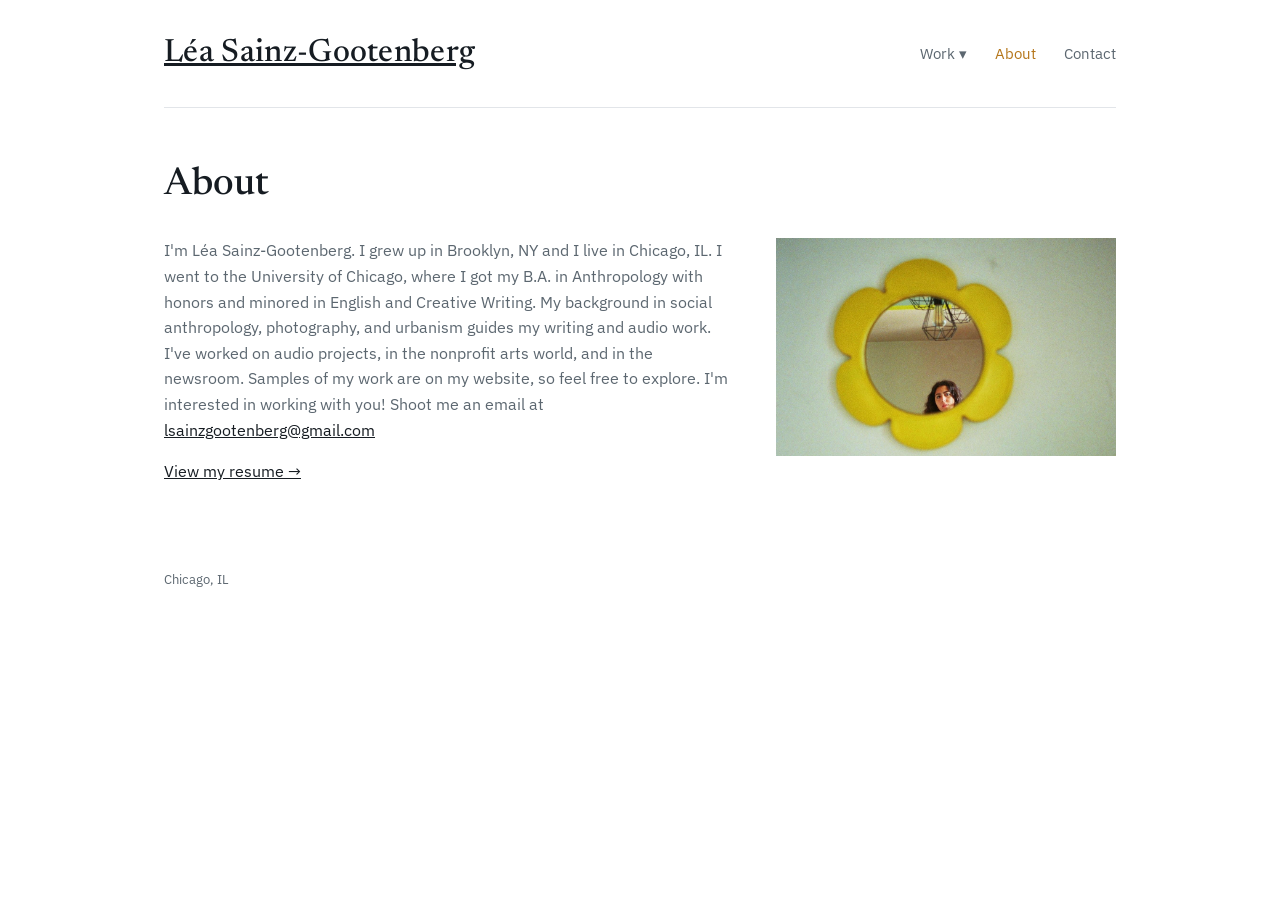
<file: about.html>
<!DOCTYPE html>
<html lang="en">
<head>
<meta charset="UTF-8">
<meta name="viewport" content="width=device-width, initial-scale=1">
<title>About — Léa Sainz-Gootenberg</title>
<link rel="preconnect" href="https://fonts.googleapis.com">
<link rel="preconnect" href="https://fonts.gstatic.com" crossorigin>
<link href="https://fonts.googleapis.com/css2?family=Newsreader:ital,opsz,wght@0,6..72,400;0,6..72,500;1,6..72,400&family=IBM+Plex+Sans:wght@400;500;600&display=swap" rel="stylesheet">
<style>
  :root{
    --bg:#ffffff;
    --panel:#f6f7f8;
    --text:#161c22;
    --muted:#5c6770;
    --accent:#b5761a;
    --rule:#e2e5e9;
  }
  *{box-sizing:border-box;margin:0;padding:0;}
  html{scroll-behavior:smooth;}
  body{
    background:var(--bg);
    color:var(--text);
    font-family:'IBM Plex Sans',sans-serif;
    line-height:1.6;
    -webkit-font-smoothing:antialiased;
  }
  a{color:var(--text);}
  .wrap{
    max-width:1000px;
    margin:0 auto;
    padding:0 24px;
  }
  header{
    padding:28px 0;
    display:flex;
    justify-content:space-between;
    align-items:center;
    border-bottom:1px solid var(--rule);
  }
  .mark{
    font-family:'Newsreader',serif;
    font-weight:500;
    font-size:2rem;
    letter-spacing:0.01em;
  }
  nav{display:flex;gap:28px;}
  nav a{
    color:var(--muted);
    text-decoration:none;
    font-size:0.92rem;
  }
  nav a:hover{color:var(--accent);}

  .hero{
    padding:72px 0 56px;
    border-bottom:1px solid var(--rule);
  }
  .dial{
    display:flex;
    align-items:center;
    gap:14px;
    margin-bottom:28px;
  }
  .dial-track{
    position:relative;
    flex:1;
    height:2px;
    background:var(--rule);
  }
  .dial-track::before,
  .dial-track::after{
    content:'';
    position:absolute;
    top:-4px;
    width:1px;
    height:10px;
    background:var(--rule);
  }
  .dial-track::before{left:0;}
  .dial-track::after{right:0;}
  .needle{
    position:absolute;
    top:-6px;
    width:2px;
    height:14px;
    background:var(--accent);
    left:0%;
    animation:tune 1.4s cubic-bezier(.2,.8,.2,1) forwards;
  }
  @keyframes tune{
    0%{left:2%;}
    100%{left:88.5%;}
  }
  @media (prefers-reduced-motion: reduce){
    .needle{animation:none;left:88.5%;}
  }
  .freq{
    font-family:'IBM Plex Sans',sans-serif;
    font-size:0.85rem;
    color:var(--muted);
    white-space:nowrap;
  }
  .freq strong{color:var(--accent);font-weight:500;}

  h1{
    font-family:'Newsreader',serif;
    font-weight:500;
    font-size:clamp(2.2rem,6vw,3.4rem);
    line-height:1.08;
    max-width:11ch;
  }
  .tagline{
    margin-top:20px;
    max-width:46ch;
    color:var(--muted);
    font-size:1.05rem;
  }

  .project-grid{
    display:grid;
    grid-template-columns:repeat(2,1fr);
    gap:16px;
    margin-top:48px;
  }
  .project-tile{
    position:relative;
    display:block;
    aspect-ratio:4/5;
    border-radius:4px;
    overflow:hidden;
    text-decoration:none;
    background-size:cover;
    background-position:center;
    isolation:isolate;
  }
  .project-tile::before{
    content:'';
    position:absolute;
    inset:0;
    background:linear-gradient(to top, rgba(0,0,0,.65) 0%, rgba(0,0,0,.05) 45%, rgba(0,0,0,0) 70%);
    z-index:1;
  }
  .project-tile img{
    position:absolute;
    inset:0;
    width:100%;
    height:100%;
    object-fit:cover;
  }
  .project-tile .tile-label{
    position:absolute;
    left:16px;
    right:16px;
    bottom:14px;
    z-index:2;
    color:#fff;
  }
  .project-tile .tile-title{
    font-family:'Newsreader',serif;
    font-size:1.05rem;
    font-weight:500;
    line-height:1.2;
  }
  .project-tile .tile-role{
    font-size:0.78rem;
    opacity:0.85;
    margin-top:2px;
  }
  .project-tile{
    transition:transform .35s ease;
  }
  .project-tile:hover{
    transform:translateY(-3px);
  }
  @media (prefers-reduced-motion: reduce){
    .project-tile{transition:none;}
  }
  @media (max-width:520px){
    .project-grid{grid-template-columns:1fr 1fr;gap:10px;}
  }

  section{
    padding:56px 0;
    border-bottom:1px solid var(--rule);
  }
  section:last-of-type{border-bottom:none;}
  .section-label{
    font-size:0.82rem;
    color:var(--muted);
    margin-bottom:32px;
  }

  .piece{
    display:grid;
    grid-template-columns:64px 1fr;
    gap:20px;
    padding:24px 0;
    border-top:1px solid var(--rule);
  }
  .piece:first-child{border-top:none;}
  .piece-freq{
    font-family:'Newsreader',serif;
    font-style:italic;
    color:var(--muted);
    font-size:0.95rem;
    padding-top:2px;
  }
  .piece h3{
    font-family:'Newsreader',serif;
    font-weight:500;
    font-size:1.25rem;
    margin-bottom:6px;
  }
  .piece .role{
    color:var(--accent);
    font-size:0.85rem;
    margin-bottom:10px;
  }
  .piece p{
    color:var(--muted);
    font-size:0.96rem;
    max-width:56ch;
  }

  .about{
    display:grid;
    grid-template-columns:1fr 340px;
    gap:40px;
    align-items:start;
  }
  .about-photo{
    overflow:hidden;
    order:2;
  }
  .about-photo img{
    width:100%;
    display:block;
  }
  .about p{
    max-width:58ch;
    color:var(--muted);
    margin-bottom:16px;
  }
  .about p:last-child{margin-bottom:0;}
  .about strong{color:var(--text);font-weight:500;}

  @media (max-width:600px){
    .about{grid-template-columns:1fr;}
    .about-photo{max-width:100%;order:0;}
  }

  .contact-line{
    display:flex;
    align-items:baseline;
    gap:16px;
    flex-wrap:wrap;
    margin-top:8px;
  }
  .contact-line a{
    color:var(--accent);
    text-decoration:none;
    font-size:1.1rem;
    border-bottom:1px solid transparent;
  }
  .contact-line a:hover{border-bottom-color:var(--accent);}

  footer{
    padding:28px 0 48px;
    color:var(--muted);
    font-size:0.82rem;
  }

  @media (max-width:520px){
    .piece{grid-template-columns:44px 1fr;}
  }
  .page-title{font-family:'Newsreader',serif;font-weight:500;font-size:clamp(1.8rem,4vw,2.4rem);line-height:1.1;max-width:none;margin-bottom:32px;}
  .about-page{border-bottom:none;}
</style>
<link rel="stylesheet" href="nav.css">
</head>
<body>
<div class="wrap">

  <header>
    <a class="mark" href="index.html">Léa Sainz-Gootenberg</a>
    <nav class="site-nav" aria-label="Main">
      <div class="has-menu">
        <button type="button" class="menu-toggle" aria-expanded="false" aria-haspopup="true">Work <span aria-hidden="true">&#9662;</span></button>
        <div class="menu">
          <a href="radio.html">Radio</a>
          <a href="writing.html">Writing</a>
          <a href="artwork.html">Other Art</a>
          <a href="photography.html">Photography</a>
        </div>
      </div>
      <a href="about.html" aria-current="page">About</a>
      <a href="mailto:lsainzgootenberg@gmail.com">Contact</a>
    </nav>
  </header>

  <section id="about" class="about-page">
    <h1 class="page-title">About</h1>
    <div class="about">
      <div class="about-photo">
        <img src="images/about.png" alt="Léa Sainz-Gootenberg">
      </div>
      <div>
     <p> I'm Léa Sainz-Gootenberg. I grew up in Brooklyn, NY and I live in Chicago, IL. I went to the University of Chicago, where I got my B.A. in Anthropology with honors and minored in English and Creative Writing. My background in social anthropology, photography, and urbanism guides my writing and audio work. I've worked on audio projects, in the nonprofit arts world, and in the newsroom. Samples of my work are on my website, so feel free to explore. I'm interested in working with you! Shoot me an email at <a href="mailto:lsainzgootenberg@gmail.com">lsainzgootenberg@gmail.com</a> </p>
        <p style="margin-top:12px;"><a href="resume.pdf" target="_blank" rel="noopener">View my resume &rarr;</a></p>
      </div>
    </div>
  </section>

  <footer>
    Chicago, IL
  </footer>

</div>
<script src="nav.js"></script>
</body>
</html>
</file>
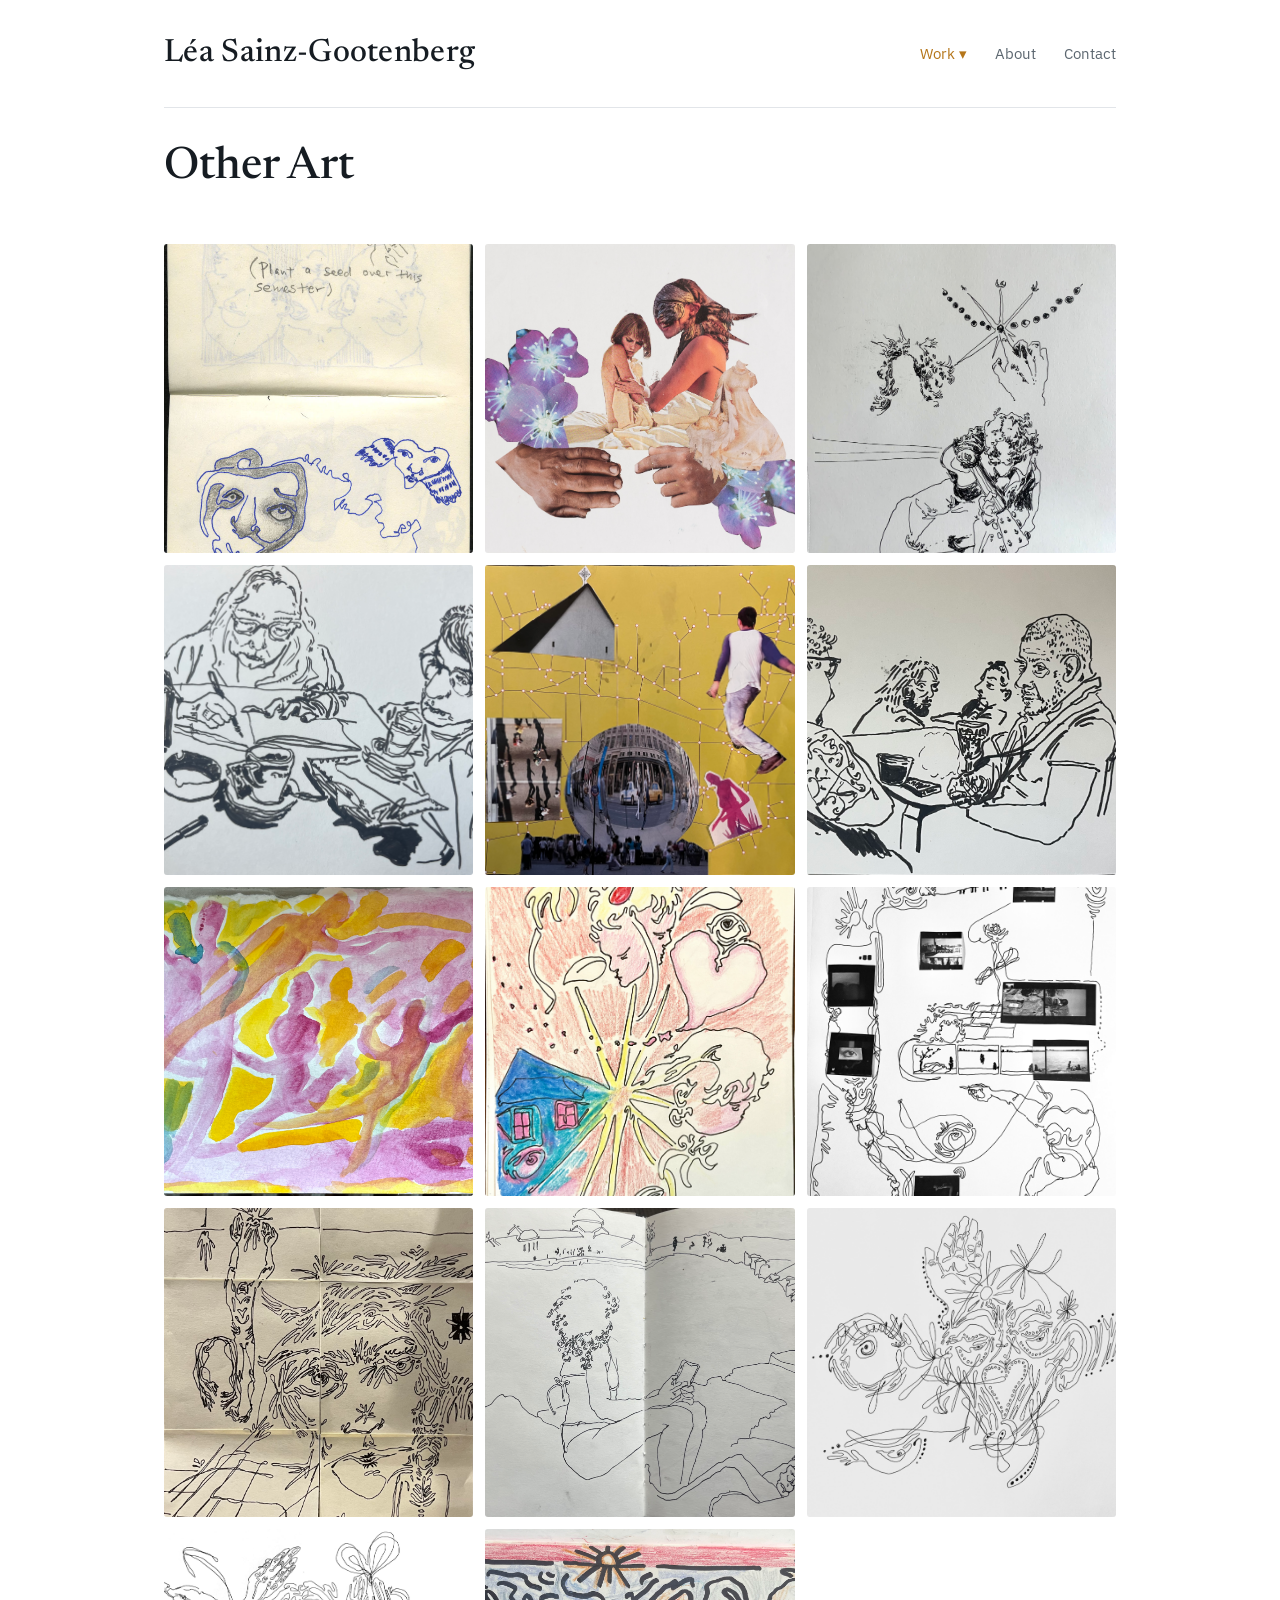
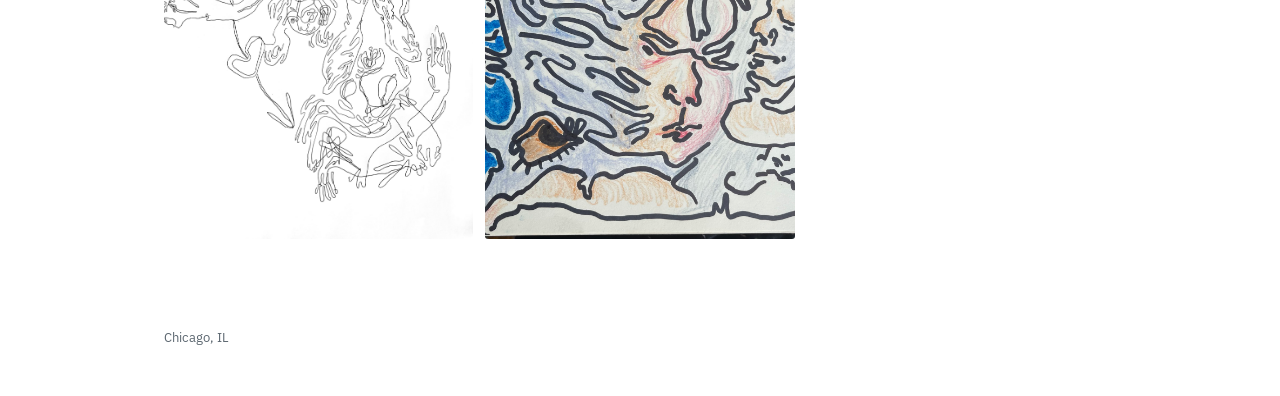
<file: artwork.html>
<!DOCTYPE html>
<html lang="en">
<head>
<meta charset="UTF-8">
<meta name="viewport" content="width=device-width, initial-scale=1">
<title>Other Art — Léa Sainz-Gootenberg</title>
<link rel="preconnect" href="https://fonts.googleapis.com">
<link rel="preconnect" href="https://fonts.gstatic.com" crossorigin>
<link href="https://fonts.googleapis.com/css2?family=Newsreader:ital,opsz,wght@0,6..72,400;0,6..72,500;1,6..72,400&family=IBM+Plex+Sans:wght@400;500;600;700&display=swap" rel="stylesheet">
<style>
  :root{
    --bg:#ffffff;
    --panel:#f6f7f8;
    --text:#161c22;
    --muted:#5c6770;
    --accent:#b5761a;
    --rule:#e2e5e9;
  }
  *{box-sizing:border-box;margin:0;padding:0;}
  html{scroll-behavior:smooth;}
  body{
    background:var(--bg);
    color:var(--text);
    font-family:'IBM Plex Sans',sans-serif;
    line-height:1.6;
    -webkit-font-smoothing:antialiased;
  }
  a{color:var(--text);}
  .wrap{
    max-width:1000px;
    margin:0 auto;
    padding:0 24px;
  }
  header{
    padding:28px 0;
    display:flex;
    justify-content:space-between;
    align-items:center;
    border-bottom:1px solid var(--rule);
  }
  .mark{
    font-family:'Newsreader',serif;
    font-weight:500;
    font-size:2rem;
    letter-spacing:0.01em;
    text-decoration:none;
    color:var(--text);
  }
  nav a{
    color:var(--muted);
    text-decoration:none;
    font-size:0.92rem;
  }
  nav a:hover{color:var(--accent);}

  .back-link{
    display:inline-block;
    margin:32px 0 0;
    color:var(--muted);
    text-decoration:none;
    font-size:0.9rem;
  }
  .back-link:hover{color:var(--accent);}

  h1.title{
    font-family:'Newsreader',serif;
    font-weight:500;
    font-size:clamp(2rem,5vw,2.8rem);
    margin-top:24px;
  }

  .piece{
    display:grid;
    grid-template-columns:64px 1fr;
    gap:20px;
    padding:24px 0;
    border-top:1px solid var(--rule);
  }
  .piece:first-child{border-top:none;margin-top:40px;}
  .piece-freq{
    font-family:'Newsreader',serif;
    font-style:italic;
    color:var(--muted);
    font-size:0.95rem;
    padding-top:2px;
  }
  .piece h3{
    font-family:'Newsreader',serif;
    font-weight:500;
    font-size:1.25rem;
    margin-bottom:6px;
  }
  .piece h3 a{
    text-decoration:none;
    color:var(--text);
  }
  .piece h3 a:hover{color:var(--accent);}
  .piece .role{
    color:var(--accent);
    font-size:0.85rem;
    margin-bottom:10px;
  }
  .piece p{
    color:var(--muted);
    font-size:0.96rem;
    max-width:56ch;
  }

  .placeholder-note{
    margin-top:40px;
    font-style:italic;
    color:#a8b0b6;
  }

  .gallery{
    display:grid;
    grid-template-columns:repeat(3,1fr);
    gap:12px;
    margin-top:40px;
  }
  .gallery a{
    display:block;
    aspect-ratio:1;
    overflow:hidden;
    border-radius:3px;
  }
  .gallery img{
    width:100%;
    height:100%;
    object-fit:cover;
    display:block;
    transition:transform .3s ease, opacity .3s ease;
  }
  .gallery a:hover img{
    transform:scale(1.03);
    opacity:0.92;
  }
  @media (prefers-reduced-motion: reduce){
    .gallery img{transition:none;}
  }
  @media (max-width:640px){
    .gallery{grid-template-columns:repeat(2,1fr);gap:8px;}
  }

  footer{
    padding:48px 0 48px;
    color:var(--muted);
    font-size:0.82rem;
    margin-top:40px;
  }

  @media (max-width:520px){
    .piece{grid-template-columns:44px 1fr;}
  }
</style>
<link rel="stylesheet" href="nav.css">
</head>
<body>
<div class="wrap">

  <header>
    <a class="mark" href="index.html">Léa Sainz-Gootenberg</a>
    <nav class="site-nav" aria-label="Main">
      <div class="has-menu">
        <button type="button" class="menu-toggle" aria-expanded="false" aria-haspopup="true" aria-current="page">Work <span aria-hidden="true">&#9662;</span></button>
        <div class="menu">
          <a href="radio.html">Radio</a>
          <a href="writing.html">Writing</a>
          <a href="artwork.html" aria-current="page">Other Art</a>
          <a href="photography.html">Photography</a>
        </div>
      </div>
      <a href="about.html">About</a>
      <a href="mailto:lsainzgootenberg@gmail.com">Contact</a>
    </nav>
  </header>

  <h1 class="title">Other Art</h1>

  <div class="gallery">
    <a href="images/artwork/art-01.jpg" target="_blank" rel="noopener"><img src="images/artwork/art-01.jpg" alt="Artwork piece 1"></a>
    <a href="images/artwork/art-02.jpg" target="_blank" rel="noopener"><img src="images/artwork/art-02.jpg" alt="Artwork piece 2"></a>
    <a href="images/artwork/art-03.jpg" target="_blank" rel="noopener"><img src="images/artwork/art-03.jpg" alt="Artwork piece 3"></a>
    <a href="images/artwork/art-04.jpg" target="_blank" rel="noopener"><img src="images/artwork/art-04.jpg" alt="Artwork piece 4"></a>
    <a href="images/artwork/art-05.jpg" target="_blank" rel="noopener"><img src="images/artwork/art-05.jpg" alt="Artwork piece 5"></a>
    <a href="images/artwork/art-06.jpg" target="_blank" rel="noopener"><img src="images/artwork/art-06.jpg" alt="Artwork piece 6"></a>
    <a href="images/artwork/art-07.jpg" target="_blank" rel="noopener"><img src="images/artwork/art-07.jpg" alt="Artwork piece 7"></a>
    <a href="images/artwork/art-08.jpg" target="_blank" rel="noopener"><img src="images/artwork/art-08.jpg" alt="Artwork piece 8"></a>
    <a href="images/artwork/art-09.jpg" target="_blank" rel="noopener"><img src="images/artwork/art-09.jpg" alt="Artwork piece 9"></a>
    <a href="images/artwork/art-10.jpg" target="_blank" rel="noopener"><img src="images/artwork/art-10.jpg" alt="Artwork piece 10"></a>
    <a href="images/artwork/art-11.jpg" target="_blank" rel="noopener"><img src="images/artwork/art-11.jpg" alt="Artwork piece 11"></a>
    <a href="images/artwork/art-12.jpg" target="_blank" rel="noopener"><img src="images/artwork/art-12.jpg" alt="Artwork piece 12"></a>
    <a href="images/artwork/art-13.jpg" target="_blank" rel="noopener"><img src="images/artwork/art-13.jpg" alt="Artwork piece 13"></a>
    <a href="images/artwork/art-14.jpg" target="_blank" rel="noopener"><img src="images/artwork/art-14.jpg" alt="Artwork piece 14"></a>
  </div>

  <footer>
    Chicago, IL
  </footer>

</div>
<script src="nav.js"></script>
</body>
</html>
</file>
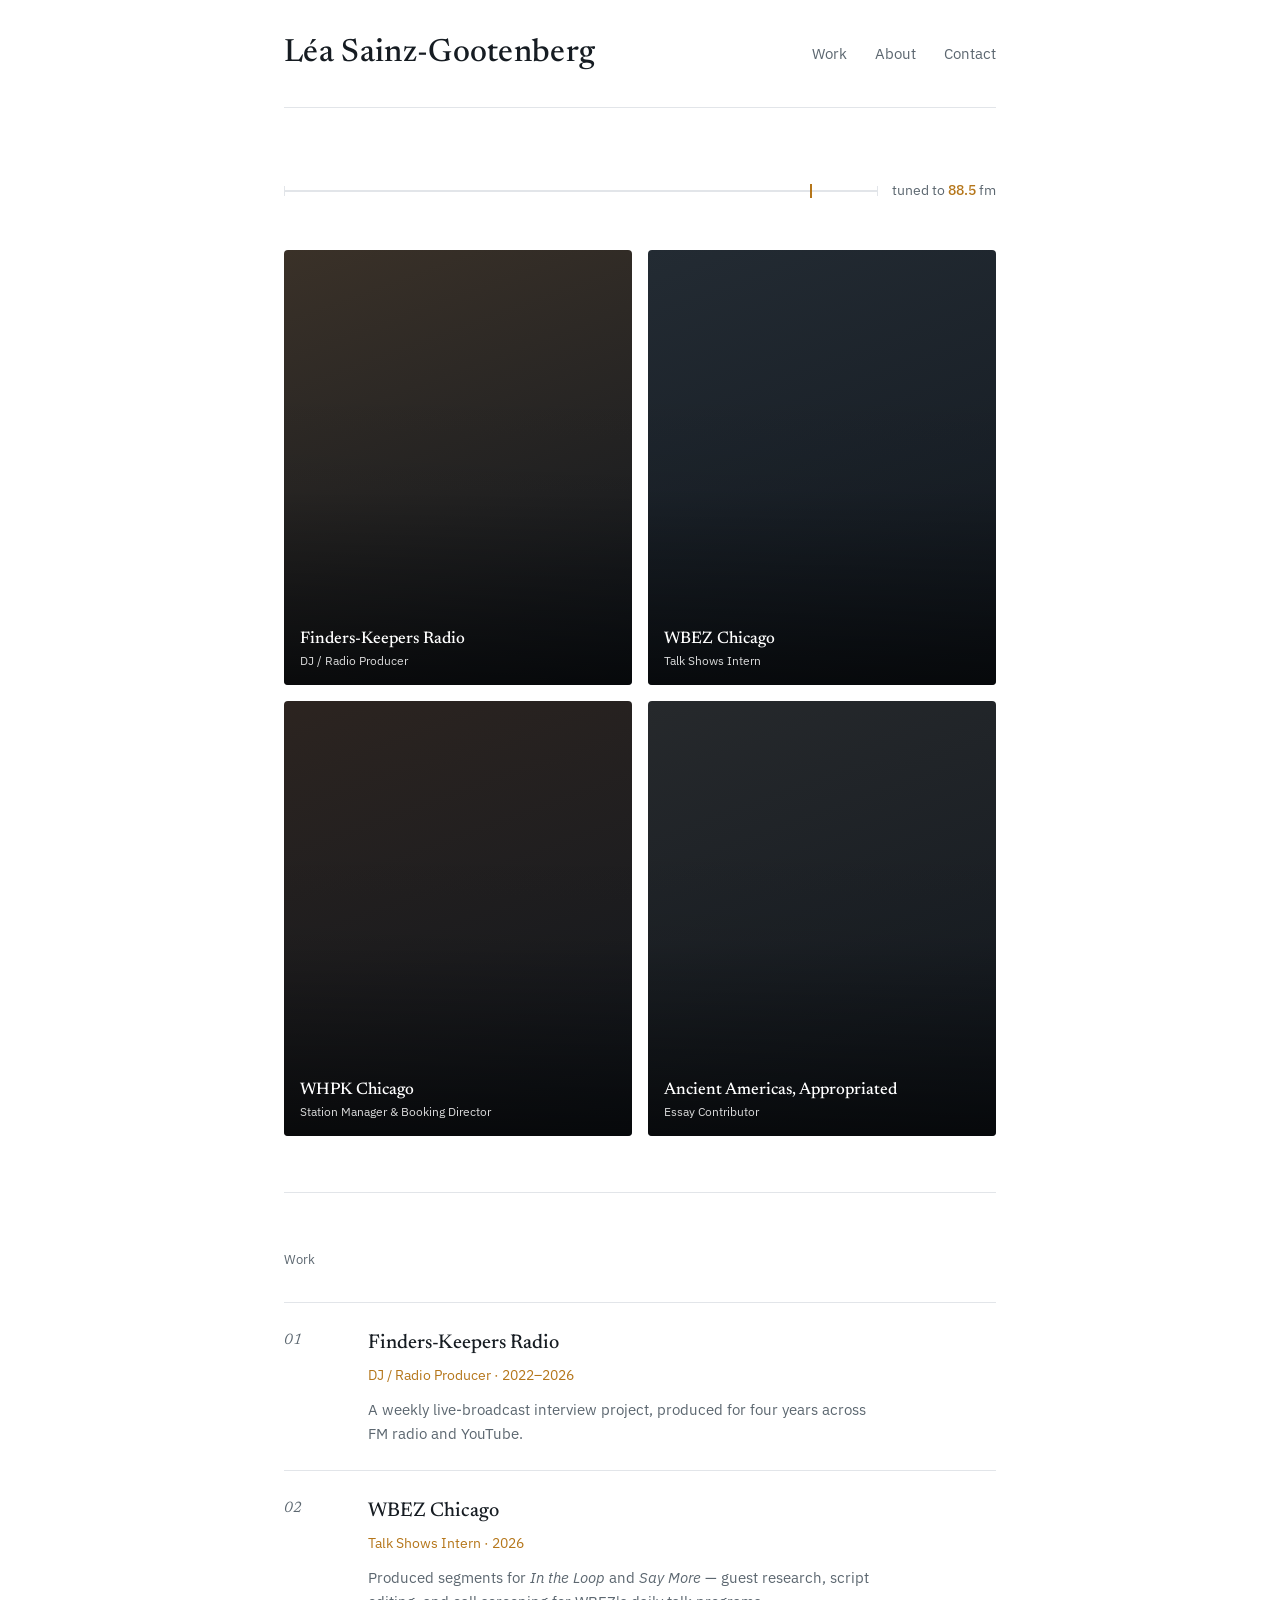
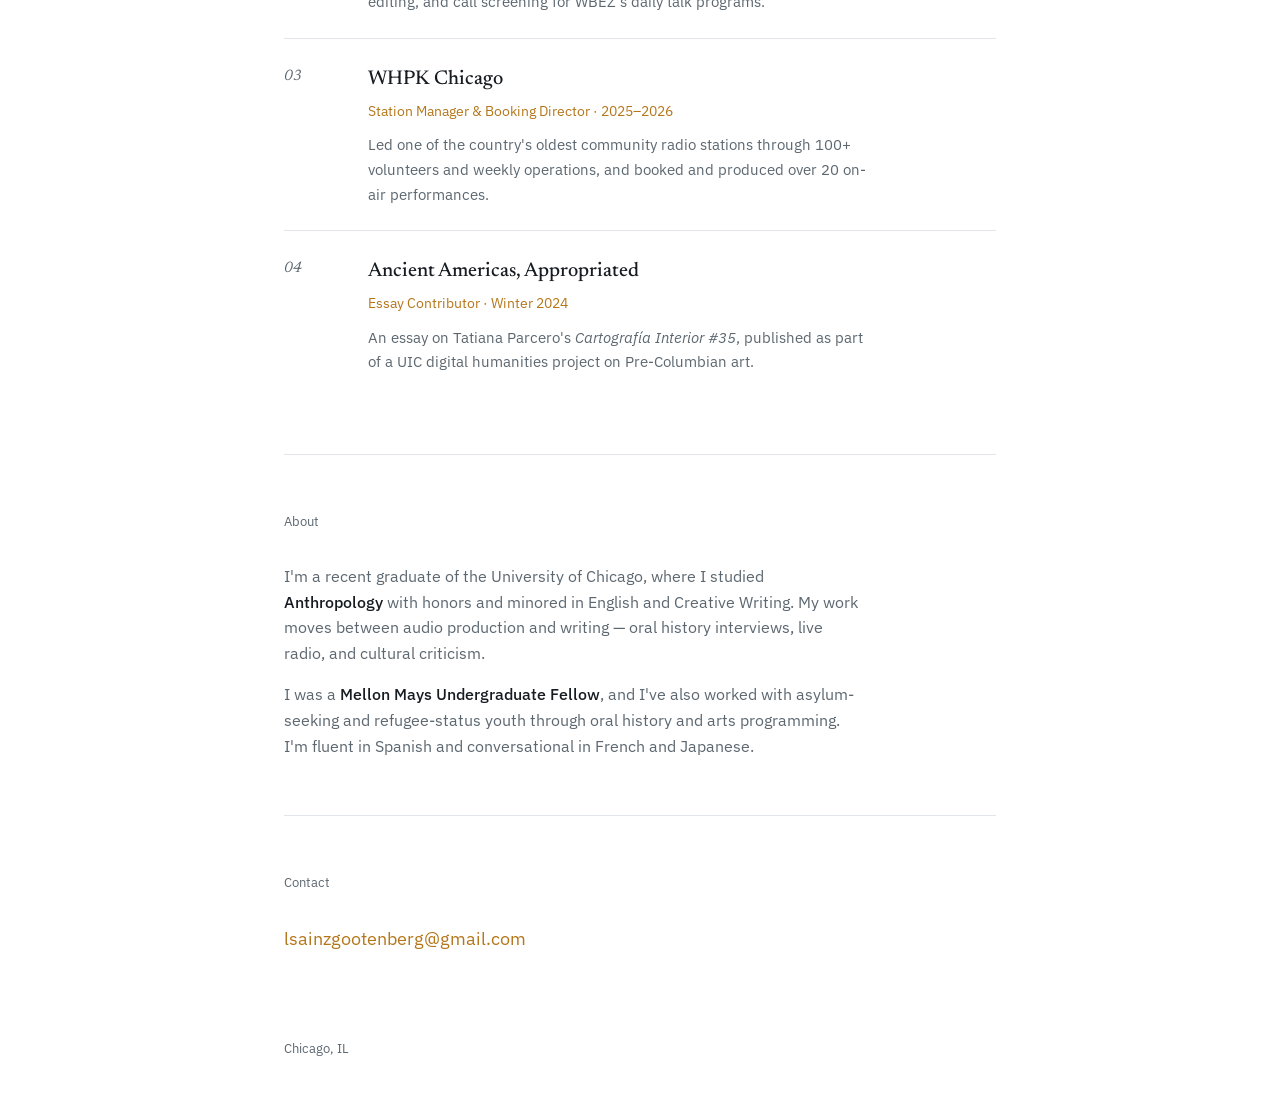
<file: index (4).html>
<!DOCTYPE html>
<html lang="en">
<head>
<meta charset="UTF-8">
<meta name="viewport" content="width=device-width, initial-scale=1">
<title>Léa Sainz-Gootenberg — Radio &amp; Writing</title>
<link rel="preconnect" href="https://fonts.googleapis.com">
<link rel="preconnect" href="https://fonts.gstatic.com" crossorigin>
<link href="https://fonts.googleapis.com/css2?family=Newsreader:ital,opsz,wght@0,6..72,400;0,6..72,500;1,6..72,400&family=IBM+Plex+Sans:wght@400;500;600&display=swap" rel="stylesheet">
<style>
  :root{
    --bg:#ffffff;
    --panel:#f6f7f8;
    --text:#161c22;
    --muted:#5c6770;
    --accent:#b5761a;
    --rule:#e2e5e9;
  }
  *{box-sizing:border-box;margin:0;padding:0;}
  html{scroll-behavior:smooth;}
  body{
    background:var(--bg);
    color:var(--text);
    font-family:'IBM Plex Sans',sans-serif;
    line-height:1.6;
    -webkit-font-smoothing:antialiased;
  }
  a{color:var(--text);}
  .wrap{
    max-width:760px;
    margin:0 auto;
    padding:0 24px;
  }
  header{
    padding:28px 0;
    display:flex;
    justify-content:space-between;
    align-items:center;
    border-bottom:1px solid var(--rule);
  }
  .mark{
    font-family:'Newsreader',serif;
    font-weight:500;
    font-size:2rem;
    letter-spacing:0.01em;
  }
  nav{display:flex;gap:28px;}
  nav a{
    color:var(--muted);
    text-decoration:none;
    font-size:0.92rem;
  }
  nav a:hover{color:var(--accent);}

  .hero{
    padding:72px 0 56px;
    border-bottom:1px solid var(--rule);
  }
  .dial{
    display:flex;
    align-items:center;
    gap:14px;
    margin-bottom:28px;
  }
  .dial-track{
    position:relative;
    flex:1;
    height:2px;
    background:var(--rule);
  }
  .dial-track::before,
  .dial-track::after{
    content:'';
    position:absolute;
    top:-4px;
    width:1px;
    height:10px;
    background:var(--rule);
  }
  .dial-track::before{left:0;}
  .dial-track::after{right:0;}
  .needle{
    position:absolute;
    top:-6px;
    width:2px;
    height:14px;
    background:var(--accent);
    left:0%;
    animation:tune 1.4s cubic-bezier(.2,.8,.2,1) forwards;
  }
  @keyframes tune{
    0%{left:2%;}
    100%{left:88.5%;}
  }
  @media (prefers-reduced-motion: reduce){
    .needle{animation:none;left:88.5%;}
  }
  .freq{
    font-family:'IBM Plex Sans',sans-serif;
    font-size:0.85rem;
    color:var(--muted);
    white-space:nowrap;
  }
  .freq strong{color:var(--accent);font-weight:500;}

  h1{
    font-family:'Newsreader',serif;
    font-weight:500;
    font-size:clamp(2.2rem,6vw,3.4rem);
    line-height:1.08;
    max-width:11ch;
  }
  .tagline{
    margin-top:20px;
    max-width:46ch;
    color:var(--muted);
    font-size:1.05rem;
  }

  .project-grid{
    display:grid;
    grid-template-columns:repeat(2,1fr);
    gap:16px;
    margin-top:48px;
  }
  .project-tile{
    position:relative;
    display:block;
    aspect-ratio:4/5;
    border-radius:4px;
    overflow:hidden;
    text-decoration:none;
    background-size:cover;
    background-position:center;
    isolation:isolate;
  }
  .project-tile::before{
    content:'';
    position:absolute;
    inset:0;
    background:linear-gradient(to top, rgba(0,0,0,.65) 0%, rgba(0,0,0,.05) 45%, rgba(0,0,0,0) 70%);
    z-index:1;
  }
  .project-tile img{
    position:absolute;
    inset:0;
    width:100%;
    height:100%;
    object-fit:cover;
  }
  .project-tile .tile-label{
    position:absolute;
    left:16px;
    right:16px;
    bottom:14px;
    z-index:2;
    color:#fff;
  }
  .project-tile .tile-title{
    font-family:'Newsreader',serif;
    font-size:1.05rem;
    font-weight:500;
    line-height:1.2;
  }
  .project-tile .tile-role{
    font-size:0.78rem;
    opacity:0.85;
    margin-top:2px;
  }
  .project-tile{
    transition:transform .35s ease;
  }
  .project-tile:hover{
    transform:translateY(-3px);
  }
  @media (prefers-reduced-motion: reduce){
    .project-tile{transition:none;}
  }
  @media (max-width:520px){
    .project-grid{grid-template-columns:1fr 1fr;gap:10px;}
  }

  section{
    padding:56px 0;
    border-bottom:1px solid var(--rule);
  }
  section:last-of-type{border-bottom:none;}
  .section-label{
    font-size:0.82rem;
    color:var(--muted);
    margin-bottom:32px;
  }

  .piece{
    display:grid;
    grid-template-columns:64px 1fr;
    gap:20px;
    padding:24px 0;
    border-top:1px solid var(--rule);
  }
  .piece:first-child{border-top:none;}
  .piece-freq{
    font-family:'Newsreader',serif;
    font-style:italic;
    color:var(--muted);
    font-size:0.95rem;
    padding-top:2px;
  }
  .piece h3{
    font-family:'Newsreader',serif;
    font-weight:500;
    font-size:1.25rem;
    margin-bottom:6px;
  }
  .piece .role{
    color:var(--accent);
    font-size:0.85rem;
    margin-bottom:10px;
  }
  .piece p{
    color:var(--muted);
    font-size:0.96rem;
    max-width:56ch;
  }

  .about p{
    max-width:58ch;
    color:var(--muted);
    margin-bottom:16px;
  }
  .about p:last-child{margin-bottom:0;}
  .about strong{color:var(--text);font-weight:500;}

  .contact-line{
    display:flex;
    align-items:baseline;
    gap:16px;
    flex-wrap:wrap;
    margin-top:8px;
  }
  .contact-line a{
    color:var(--accent);
    text-decoration:none;
    font-size:1.1rem;
    border-bottom:1px solid transparent;
  }
  .contact-line a:hover{border-bottom-color:var(--accent);}

  footer{
    padding:28px 0 48px;
    color:var(--muted);
    font-size:0.82rem;
  }

  @media (max-width:520px){
    .piece{grid-template-columns:44px 1fr;}
  }
</style>
</head>
<body>
<div class="wrap">

  <header>
    <span class="mark">Léa Sainz-Gootenberg</span>
    <nav>
      <a href="#work">Work</a>
      <a href="#about">About</a>
      <a href="#contact">Contact</a>
    </nav>
  </header>

  <div class="hero">
    <div class="dial">
      <div class="dial-track"><div class="needle"></div></div>
      <span class="freq">tuned to <strong>88.5</strong> fm</span>
    </div>
    <!-- Swap each background-image url() below with your own photo for that project. -->
    <div class="project-grid">
      <a class="project-tile" href="#finders-keepers" style="background-image:linear-gradient(160deg,#3a3128,#12181f), url('');background-color:#2a2420;">
        <div class="tile-label">
          <div class="tile-title">Finders-Keepers Radio</div>
          <div class="tile-role">DJ / Radio Producer</div>
        </div>
      </a>
      <a class="project-tile" href="#wbez" style="background-image:linear-gradient(160deg,#232b33,#12181f), url('');background-color:#1e252c;">
        <div class="tile-label">
          <div class="tile-title">WBEZ Chicago</div>
          <div class="tile-role">Talk Shows Intern</div>
        </div>
      </a>
      <a class="project-tile" href="#whpk" style="background-image:linear-gradient(160deg,#2c2420,#12181f), url('');background-color:#241e1a;">
        <div class="tile-label">
          <div class="tile-title">WHPK Chicago</div>
          <div class="tile-role">Station Manager &amp; Booking Director</div>
        </div>
      </a>
      <a class="project-tile" href="#essay" style="background-image:linear-gradient(160deg,#26292c,#12181f), url('');background-color:#1e2124;">
        <div class="tile-label">
          <div class="tile-title">Ancient Americas, Appropriated</div>
          <div class="tile-role">Essay Contributor</div>
        </div>
      </a>
    </div>
  </div>

  <section id="work">
    <div class="section-label">Work</div>

    <div class="piece" id="finders-keepers">
      <div class="piece-freq">01</div>
      <div>
        <h3>Finders-Keepers Radio</h3>
        <div class="role">DJ / Radio Producer · 2022–2026</div>
        <p>A weekly live-broadcast interview project, produced for four years across FM radio and YouTube.</p>
      </div>
    </div>

    <div class="piece" id="wbez">
      <div class="piece-freq">02</div>
      <div>
        <h3>WBEZ Chicago</h3>
        <div class="role">Talk Shows Intern · 2026</div>
        <p>Produced segments for <em>In the Loop</em> and <em>Say More</em> — guest research, script editing, and call screening for WBEZ's daily talk programs.</p>
      </div>
    </div>

    <div class="piece" id="whpk">
      <div class="piece-freq">03</div>
      <div>
        <h3>WHPK Chicago</h3>
        <div class="role">Station Manager &amp; Booking Director · 2025–2026</div>
        <p>Led one of the country's oldest community radio stations through 100+ volunteers and weekly operations, and booked and produced over 20 on-air performances.</p>
      </div>
    </div>

    <div class="piece" id="essay">
      <div class="piece-freq">04</div>
      <div>
        <h3>Ancient Americas, Appropriated</h3>
        <div class="role">Essay Contributor · Winter 2024</div>
        <p>An essay on Tatiana Parcero's <em>Cartografía Interior #35</em>, published as part of a UIC digital humanities project on Pre-Columbian art.</p>
      </div>
    </div>
  </section>

  <section id="about">
    <div class="section-label">About</div>
    <div class="about">
      <p>I'm a recent graduate of the University of Chicago, where I studied <strong>Anthropology</strong> with honors and minored in English and Creative Writing. My work moves between audio production and writing — oral history interviews, live radio, and cultural criticism.</p>
      <p>I was a <strong>Mellon Mays Undergraduate Fellow</strong>, and I've also worked with asylum-seeking and refugee-status youth through oral history and arts programming. I'm fluent in Spanish and conversational in French and Japanese.</p>
    </div>
  </section>

  <section id="contact">
    <div class="section-label">Contact</div>
    <div class="contact-line">
      <a href="mailto:lsainzgootenberg@gmail.com">lsainzgootenberg@gmail.com</a>
    </div>
  </section>

  <footer>
    Chicago, IL
  </footer>

</div>
</body>
</html>
</file>
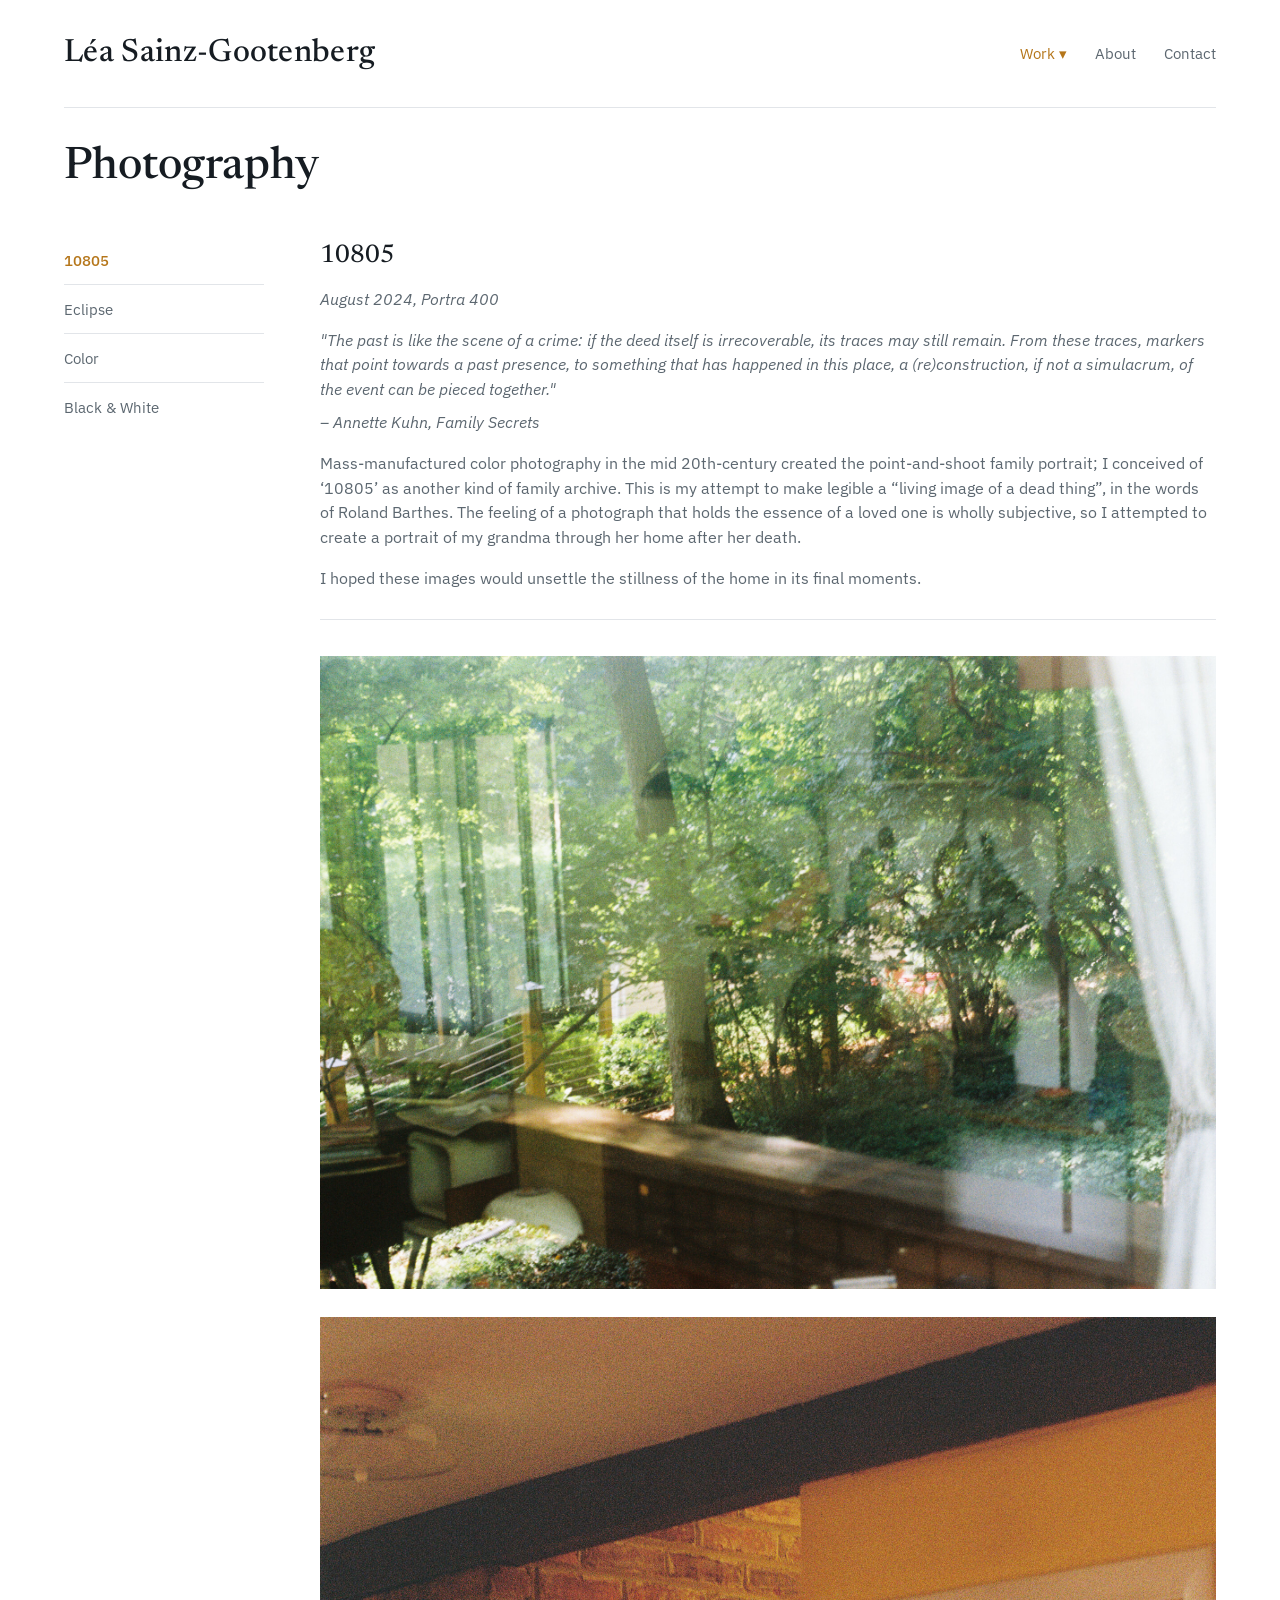
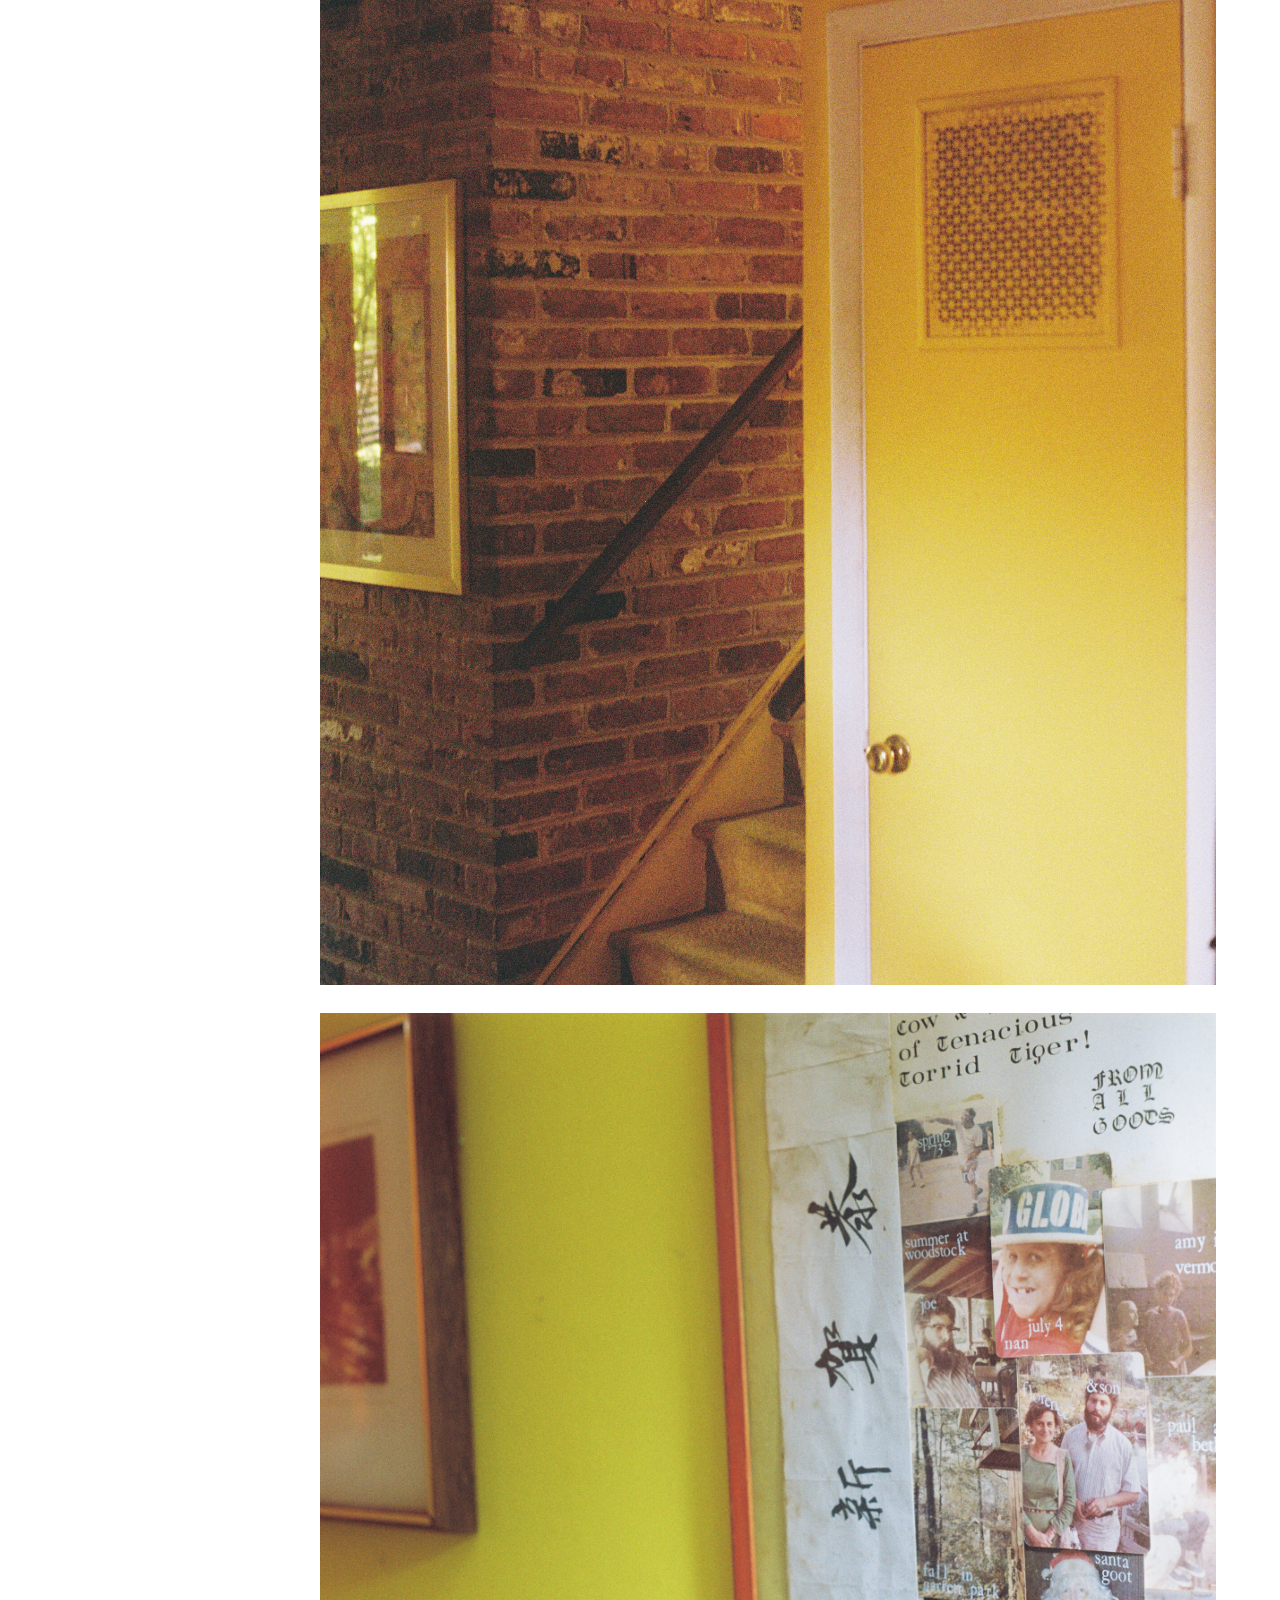
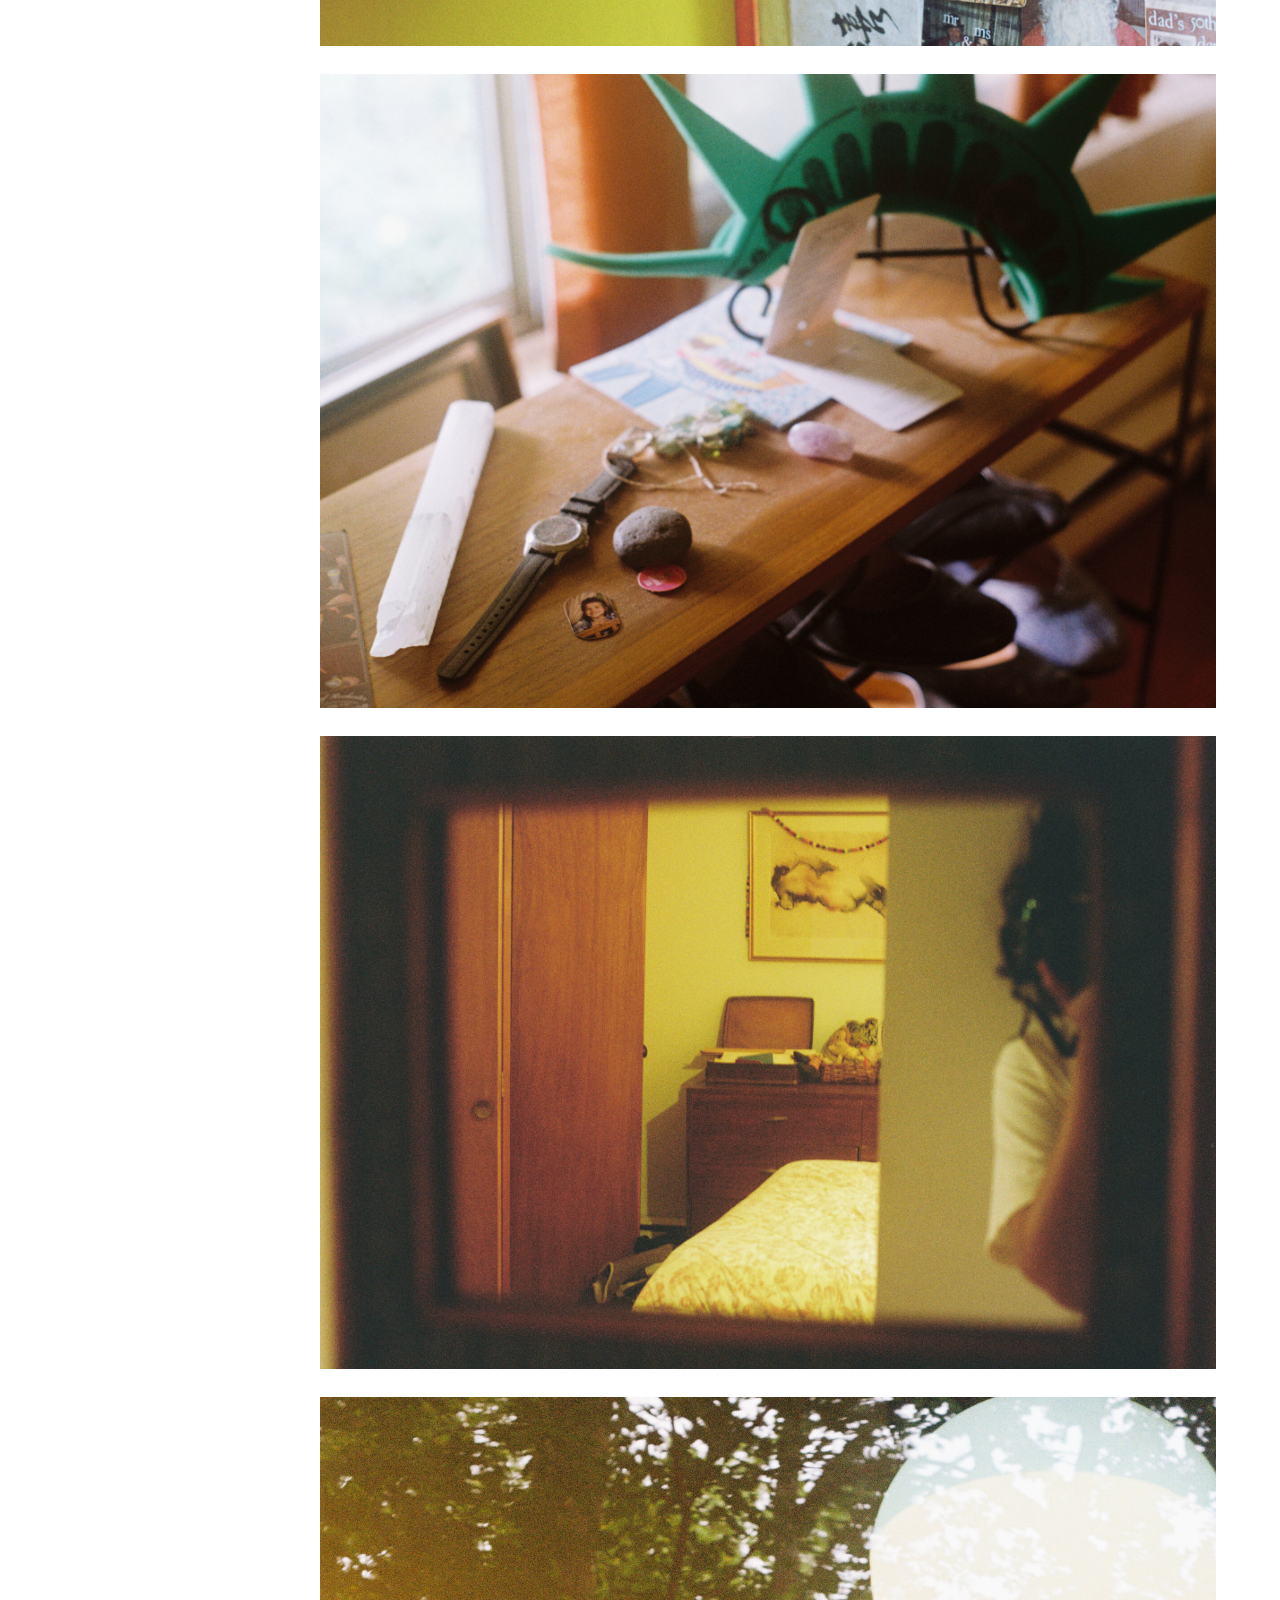
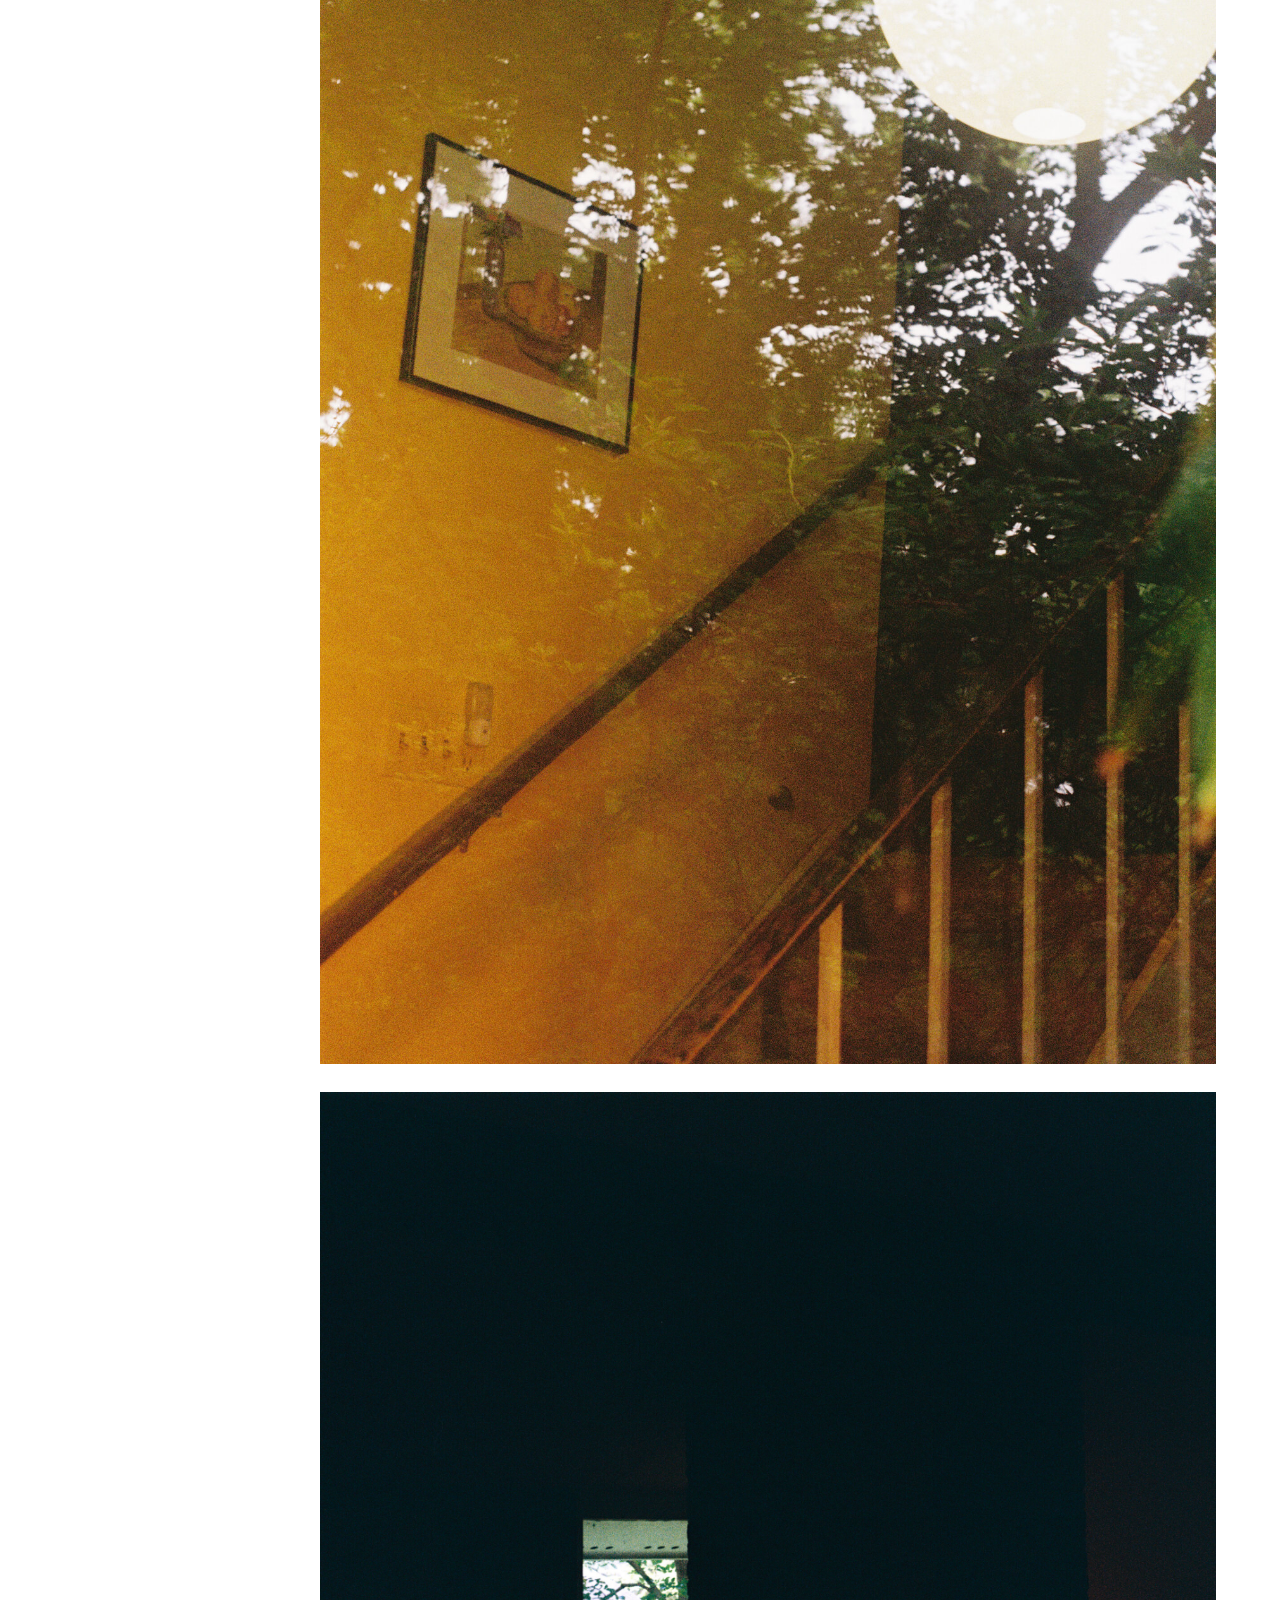
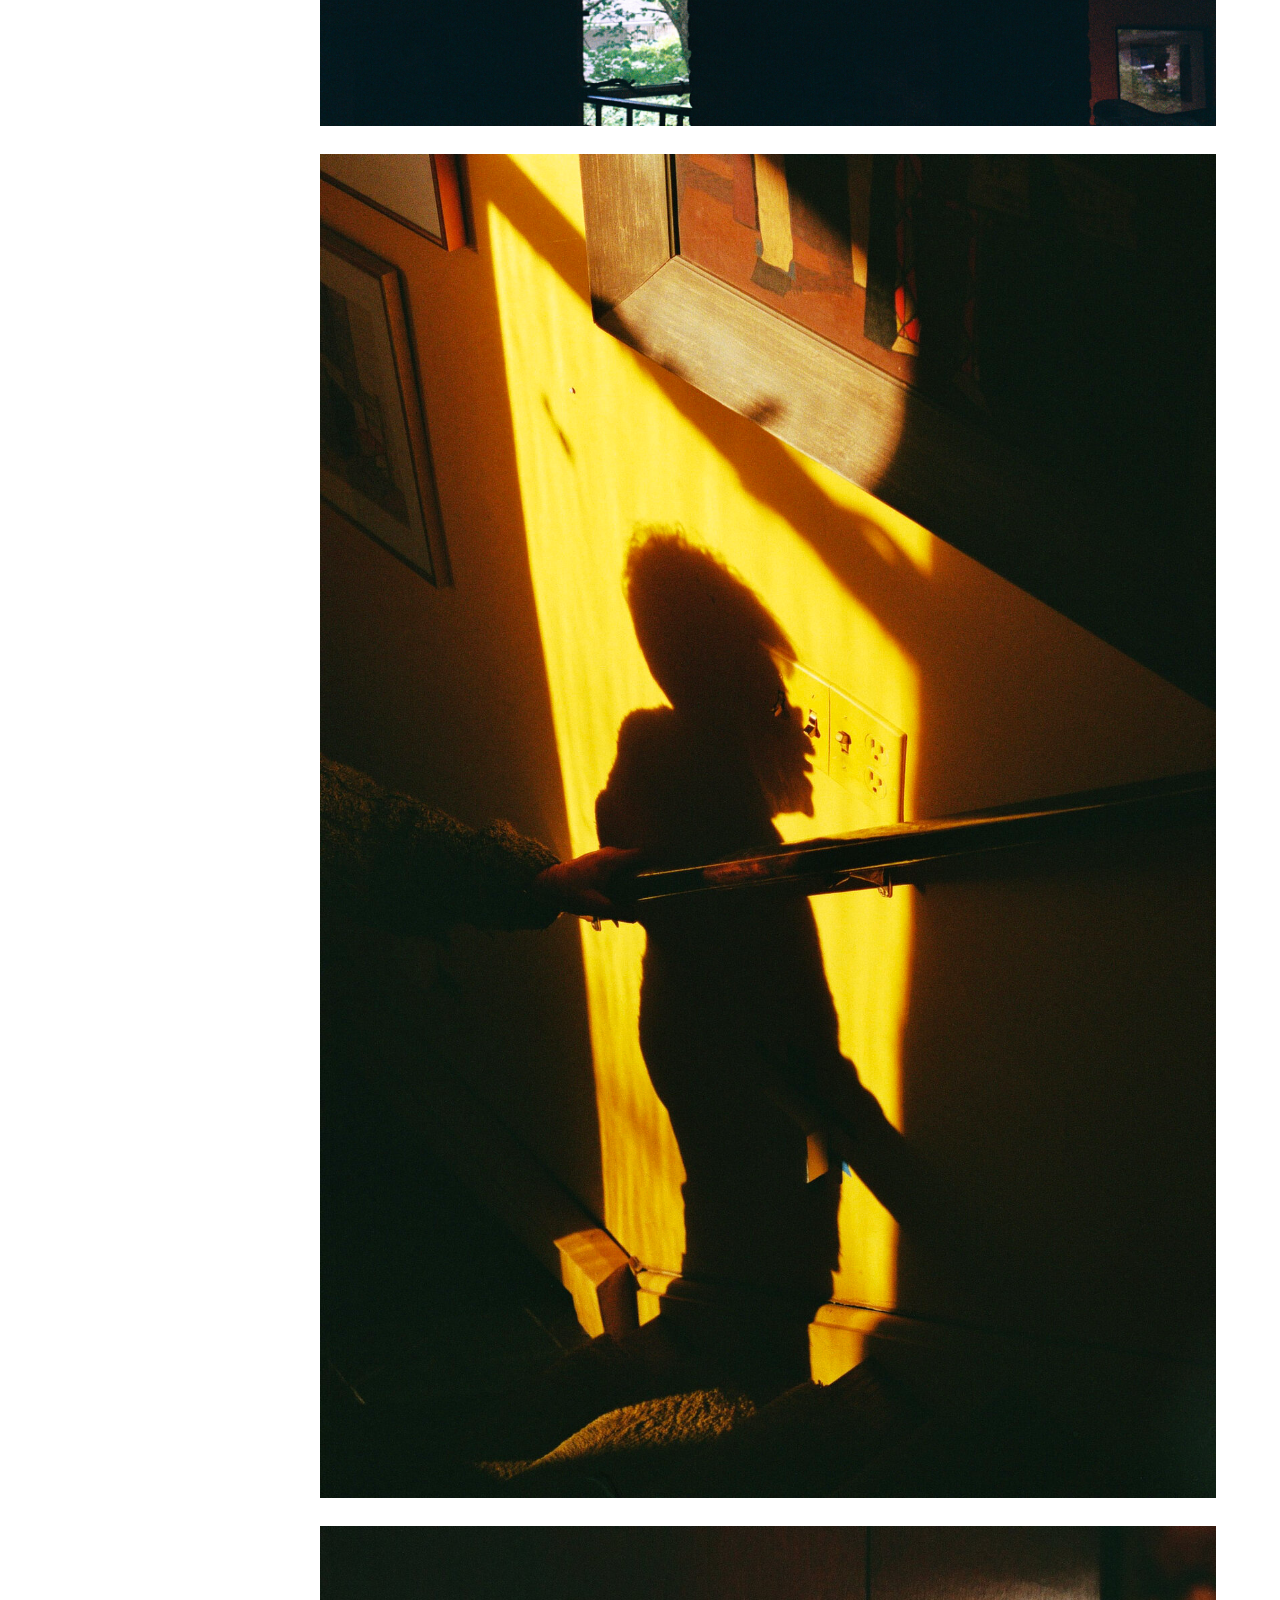
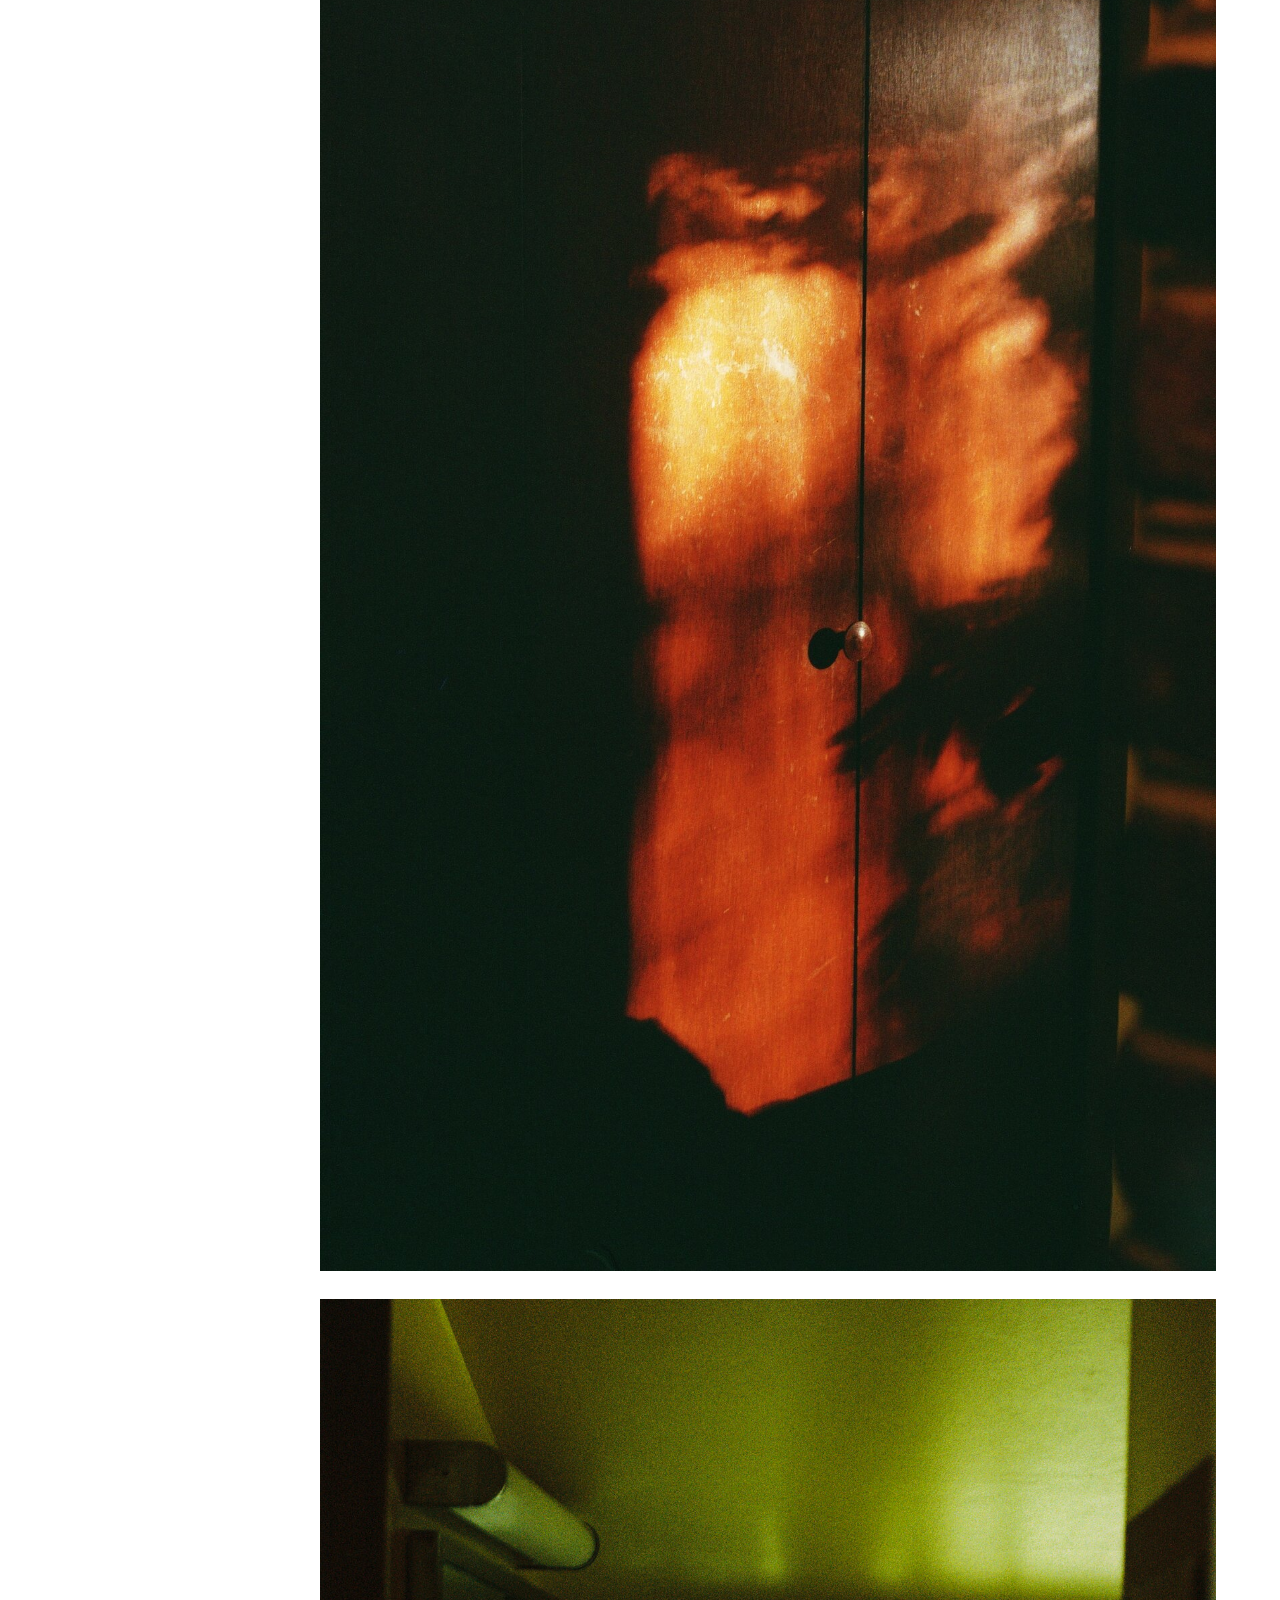
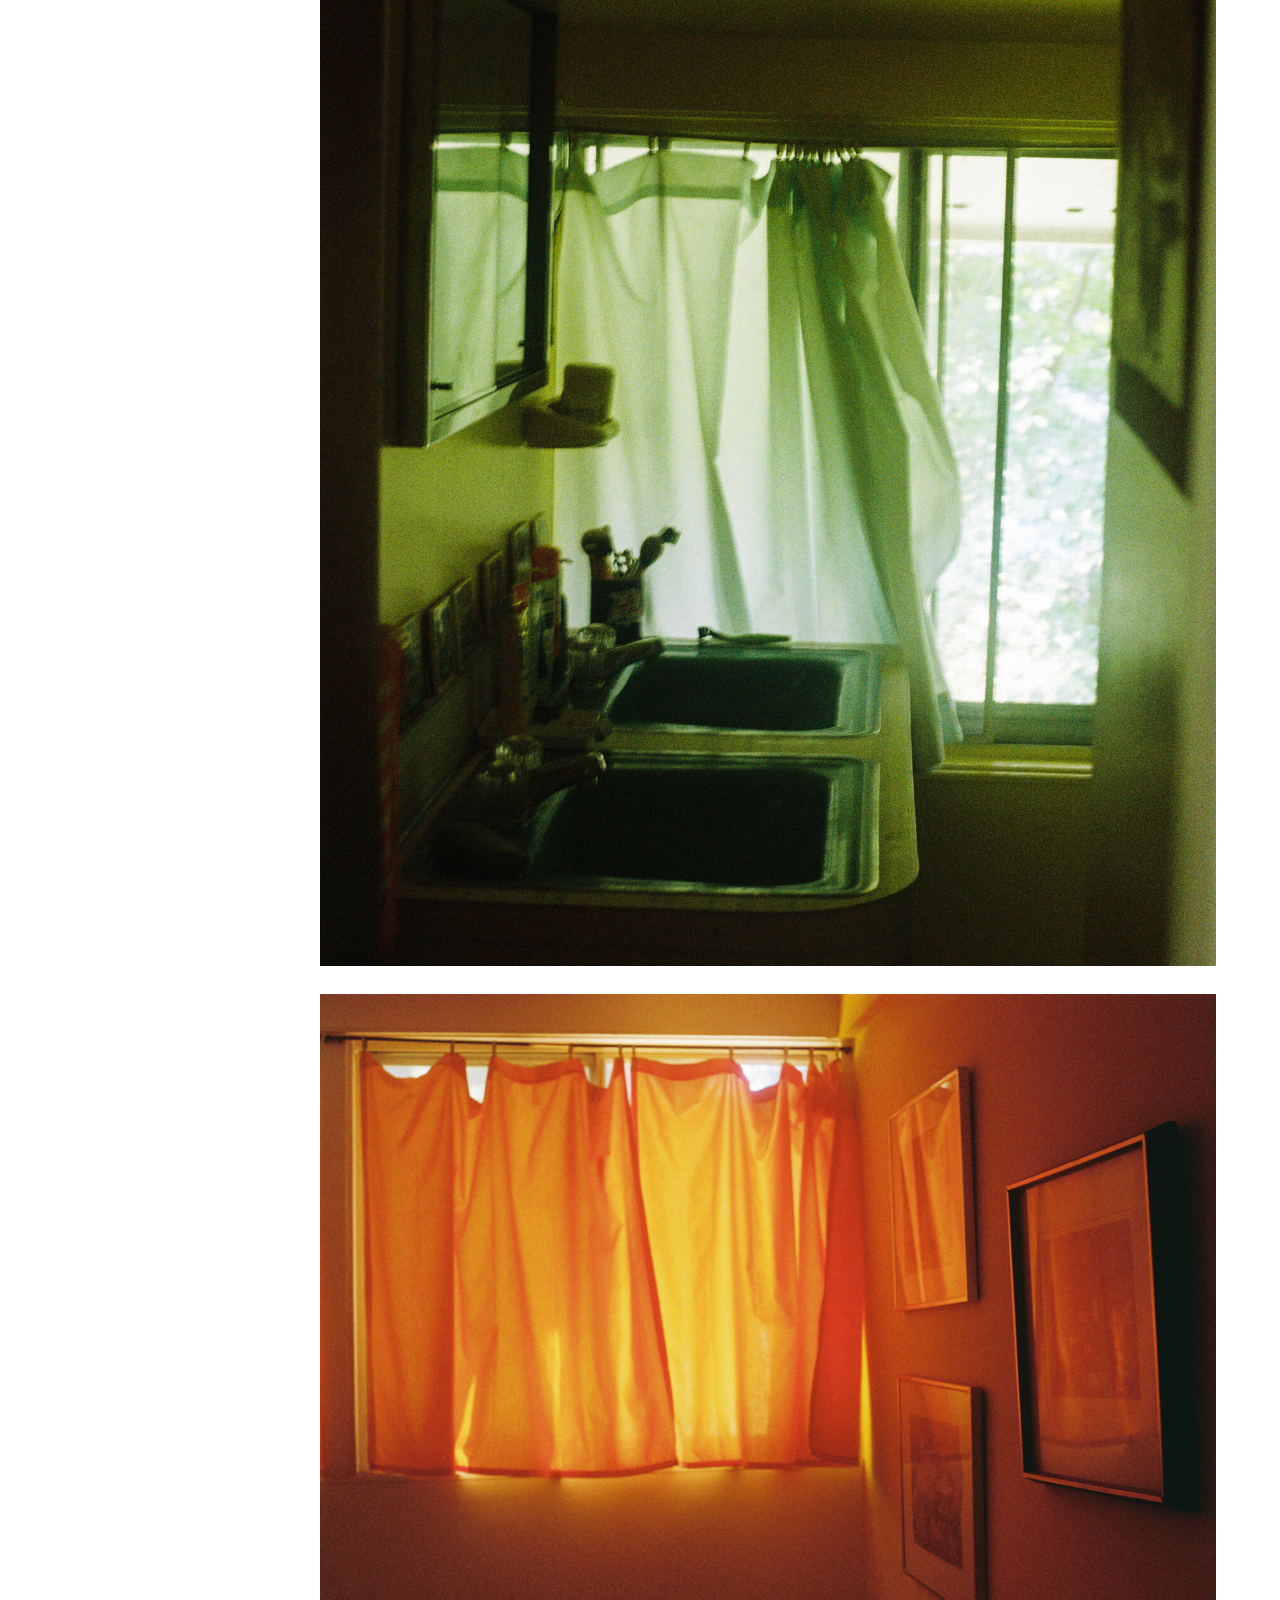
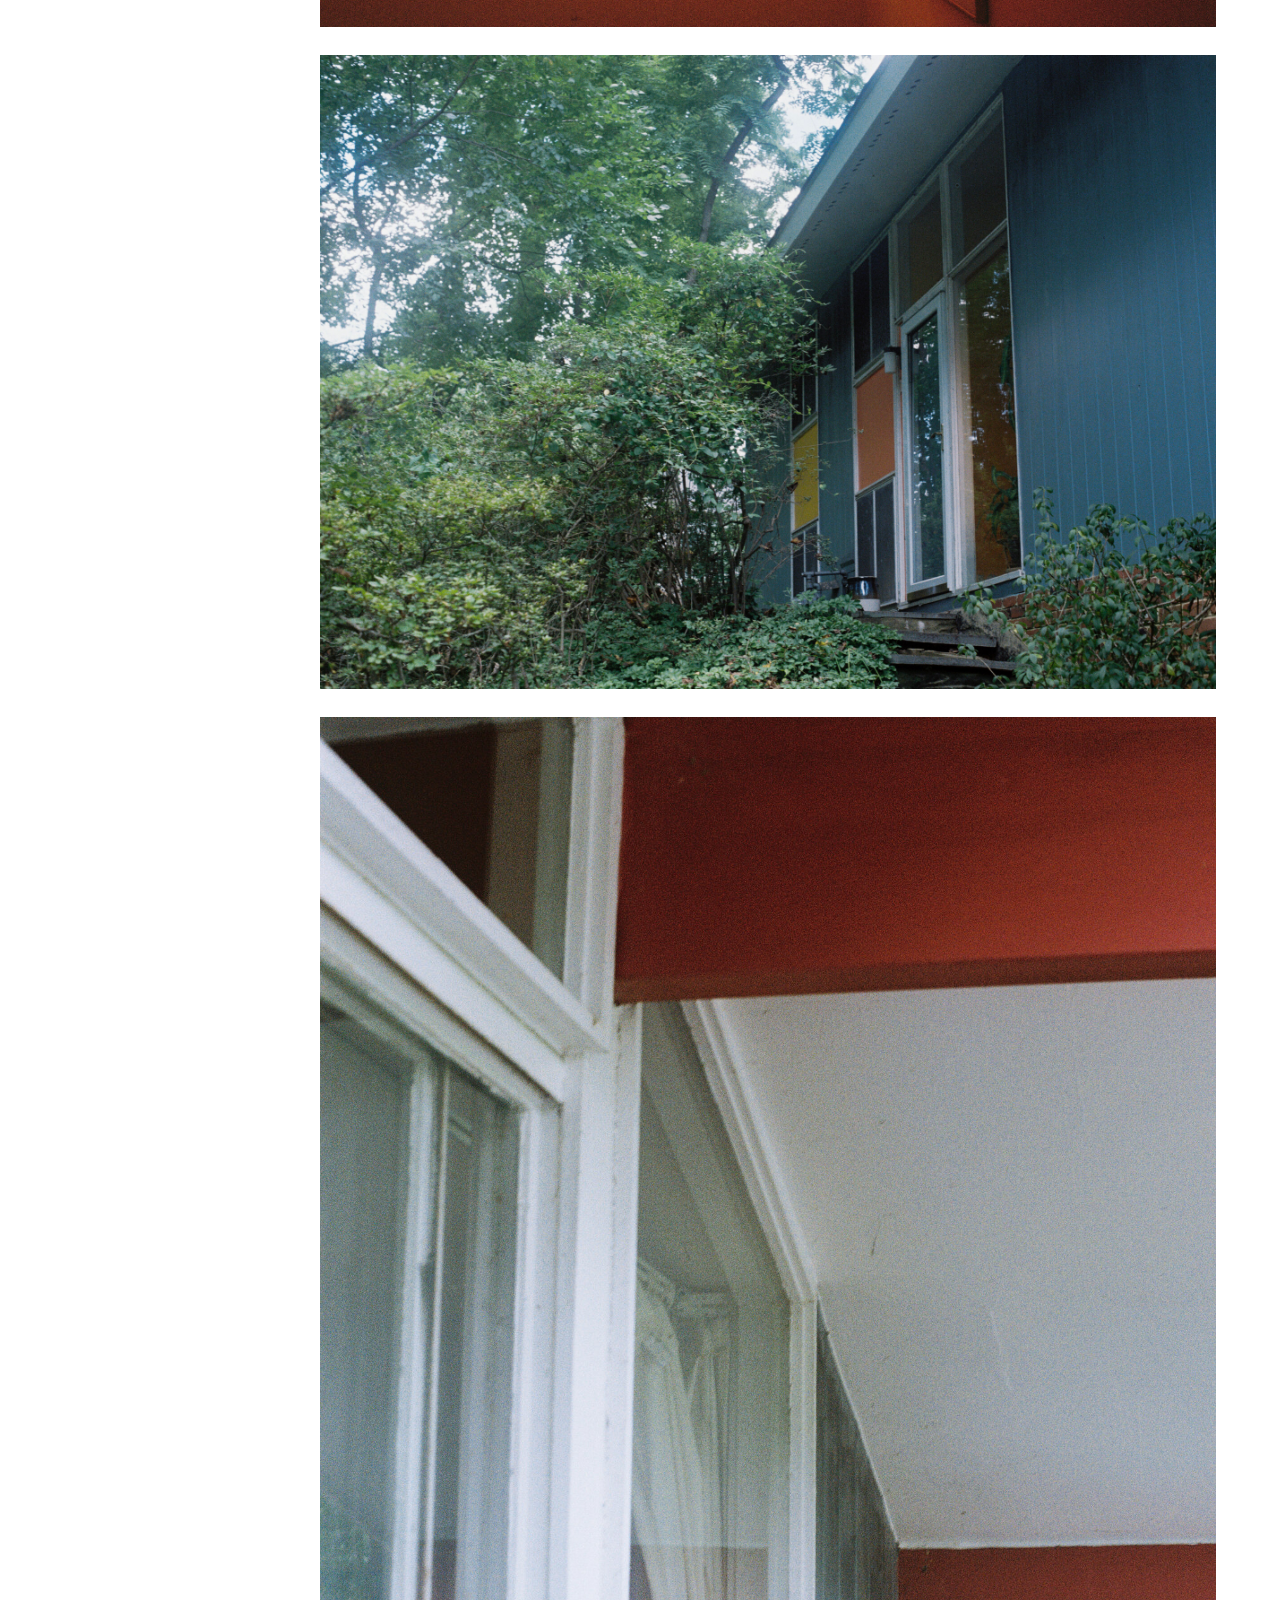
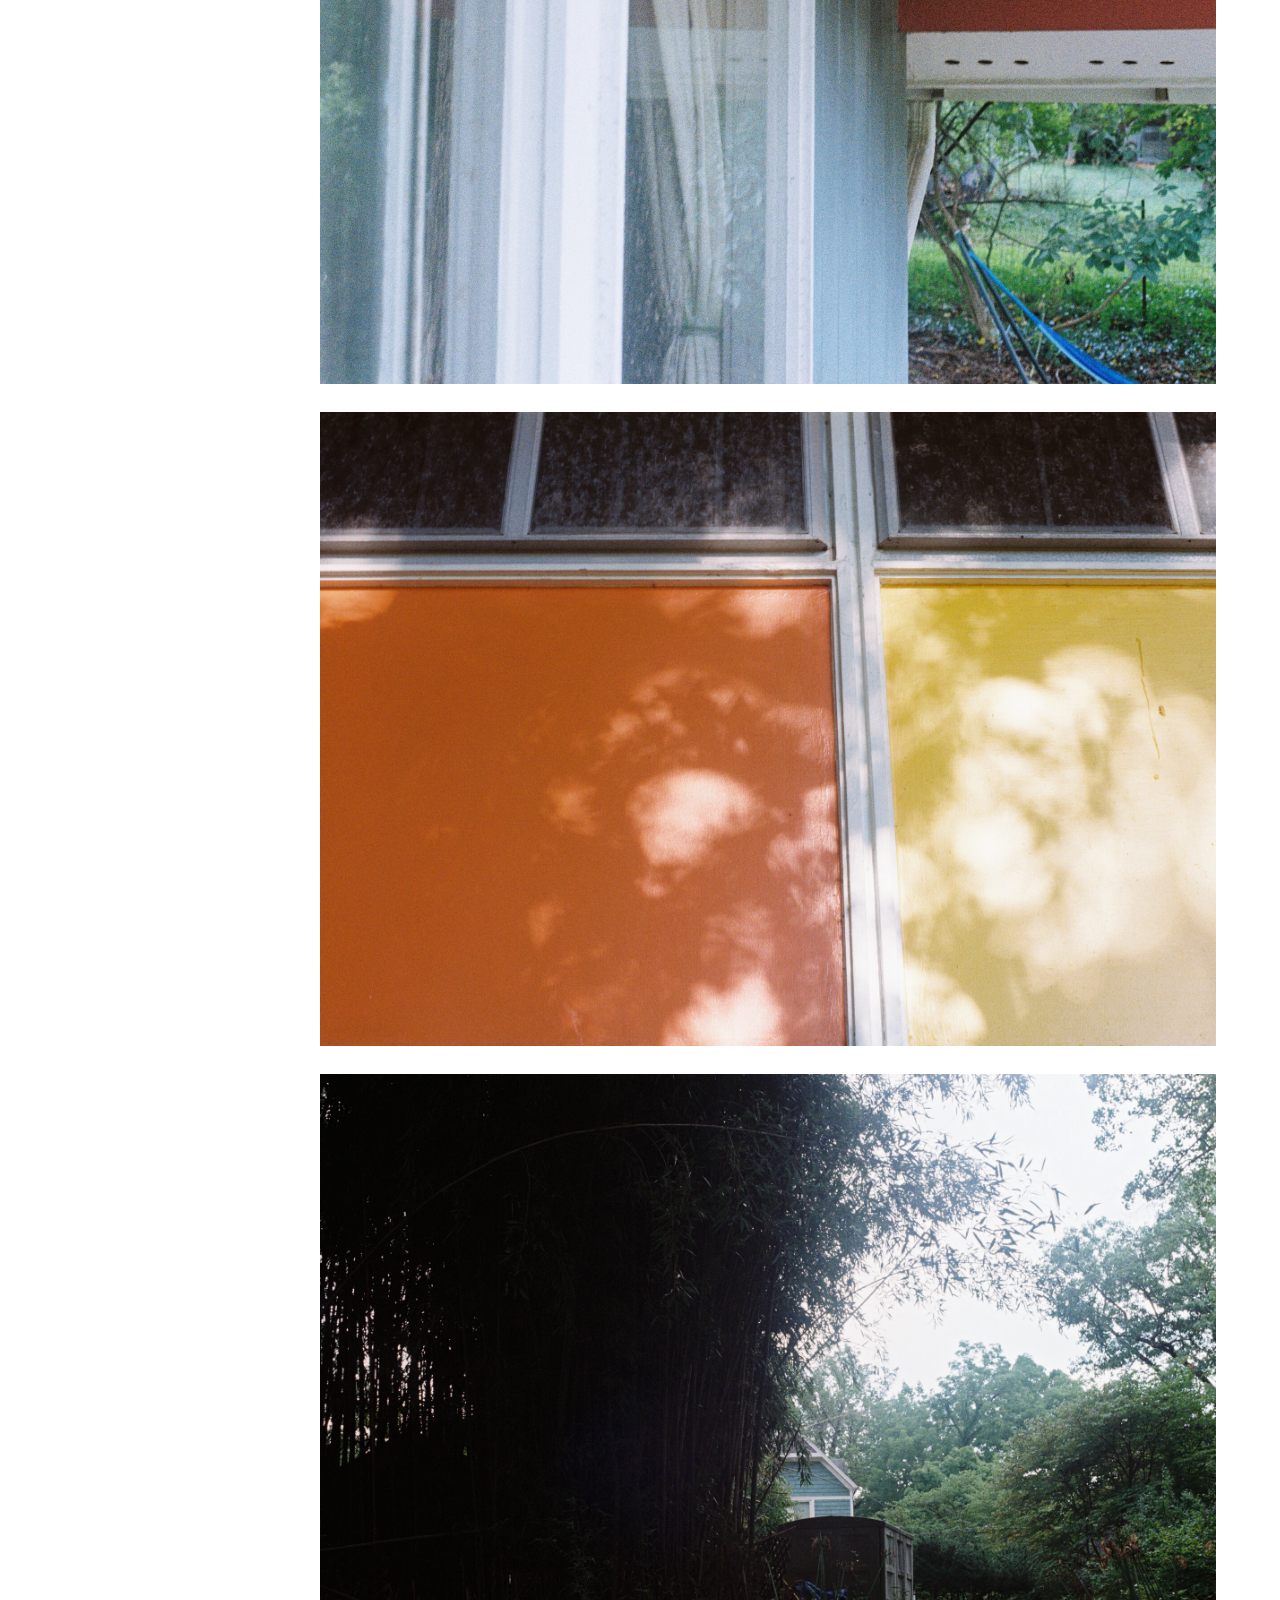
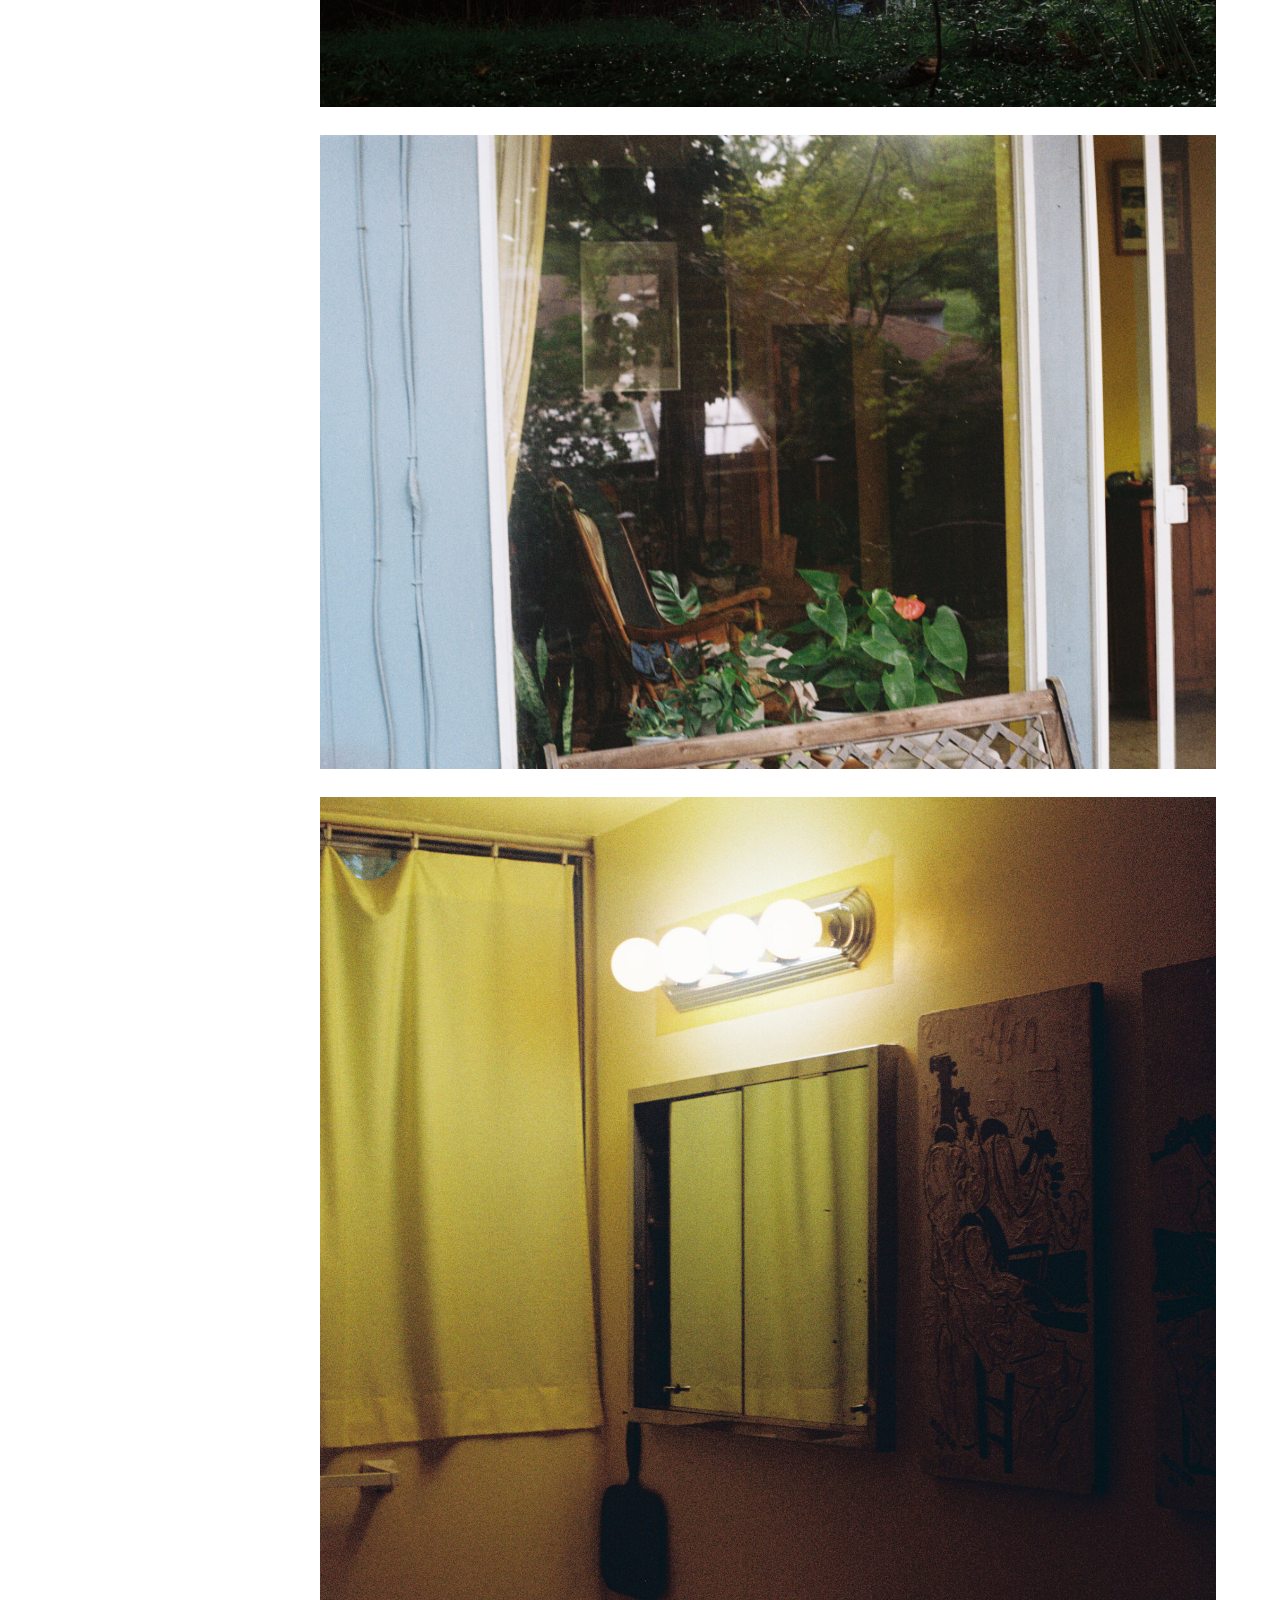
<file: photography.html>
<!DOCTYPE html>
<html lang="en">
<head>
<meta charset="UTF-8">
<meta name="viewport" content="width=device-width, initial-scale=1">
<title>Photography — Léa Sainz-Gootenberg</title>
<link rel="preconnect" href="https://fonts.googleapis.com">
<link rel="preconnect" href="https://fonts.gstatic.com" crossorigin>
<link href="https://fonts.googleapis.com/css2?family=Newsreader:ital,opsz,wght@0,6..72,400;0,6..72,500;1,6..72,400&family=IBM+Plex+Sans:wght@400;500;600;700&display=swap" rel="stylesheet">
<style>
  :root{
    --bg:#ffffff;
    --panel:#f6f7f8;
    --text:#161c22;
    --muted:#5c6770;
    --accent:#b5761a;
    --rule:#e2e5e9;
  }
  *{box-sizing:border-box;margin:0;padding:0;}
  html{scroll-behavior:smooth;}
  body{
    background:var(--bg);
    color:var(--text);
    font-family:'IBM Plex Sans',sans-serif;
    line-height:1.6;
    -webkit-font-smoothing:antialiased;
  }
  a{color:var(--text);}
  .wrap{
    max-width:1200px;
    margin:0 auto;
    padding:0 24px;
  }
  header{
    padding:28px 0;
    display:flex;
    justify-content:space-between;
    align-items:center;
    border-bottom:1px solid var(--rule);
  }
  .mark{
    font-family:'Newsreader',serif;
    font-weight:500;
    font-size:2rem;
    letter-spacing:0.01em;
    text-decoration:none;
    color:var(--text);
  }
  nav a{
    color:var(--muted);
    text-decoration:none;
    font-size:0.92rem;
  }
  nav a:hover{color:var(--accent);}

  .back-link{
    display:inline-block;
    margin:32px 0 0;
    color:var(--muted);
    text-decoration:none;
    font-size:0.9rem;
  }
  .back-link:hover{color:var(--accent);}

  h1.title{
    font-family:'Newsreader',serif;
    font-weight:500;
    font-size:clamp(2rem,5vw,2.8rem);
    margin-top:24px;
    margin-bottom:8px;
  }

  /* Sidebar + gallery layout */
  .photo-layout{
    display:flex;
    gap:56px;
    margin-top:32px;
    align-items:flex-start;
  }

  .photo-sidebar{
    width:200px;
    flex-shrink:0;
    position:sticky;
    top:32px;
  }
  .photo-sidebar ul{
    list-style:none;
  }
  .photo-sidebar li{
    border-top:1px solid var(--rule);
  }
  .photo-sidebar li:first-child{
    border-top:none;
  }
  .photo-sidebar button{
    display:block;
    width:100%;
    text-align:left;
    background:none;
    border:none;
    font-family:'IBM Plex Sans',sans-serif;
    font-size:0.95rem;
    color:var(--muted);
    padding:14px 0;
    cursor:pointer;
  }
  .photo-sidebar button:hover{
    color:var(--text);
  }
  .photo-sidebar button.active{
    color:var(--accent);
    font-weight:500;
  }

  .photo-main{
    flex:1;
    min-width:0;
  }

  .gallery-panel{
    display:none;
  }
  .gallery-panel.active{
    display:block;
  }

  .gallery-description{
    max-width:90ch;
    margin-bottom:36px;
    padding-bottom:28px;
    border-bottom:1px solid var(--rule);
  }
  .gallery-description h2{
    font-family:'Newsreader',serif;
    font-weight:500;
    font-size:1.6rem;
    margin-bottom:10px;
  }
  .gallery-description p{
    color:var(--muted);
    font-size:0.97rem;
  }
  .gallery-description .placeholder-note{
    font-style:italic;
    color:#a8b0b6;
  }

  .gallery-images{
    display:flex;
    flex-direction:column;
    align-items:flex-start;
    gap:28px;
  }
  .gallery-images img{
    display:block;
    max-width:100%;
    height:auto;
  }

  .placeholder-note{
    font-style:italic;
    color:#a8b0b6;
  }

  footer{
    padding:48px 0 48px;
    color:var(--muted);
    font-size:0.82rem;
    margin-top:56px;
  }

  @media (max-width:760px){
    .photo-layout{
      flex-direction:column;
      gap:28px;
    }
    .photo-sidebar{
      width:100%;
      position:static;
      overflow-x:auto;
    }
    .photo-sidebar ul{
      display:flex;
      gap:20px;
    }
    .photo-sidebar li{
      border-top:none;
      white-space:nowrap;
    }
    .photo-sidebar button{
      padding:6px 0;
      width:auto;
    }
  }
</style>
<link rel="stylesheet" href="nav.css">
</head>
<body>
<div class="wrap">

  <header>
    <a class="mark" href="index.html">Léa Sainz-Gootenberg</a>
    <nav class="site-nav" aria-label="Main">
      <div class="has-menu">
        <button type="button" class="menu-toggle" aria-expanded="false" aria-haspopup="true" aria-current="page">Work <span aria-hidden="true">&#9662;</span></button>
        <div class="menu">
          <a href="radio.html">Radio</a>
          <a href="writing.html">Writing</a>
          <a href="artwork.html">Other Art</a>
          <a href="photography.html" aria-current="page">Photography</a>
        </div>
      </div>
      <a href="about.html">About</a>
      <a href="mailto:lsainzgootenberg@gmail.com">Contact</a>
    </nav>
  </header>

  <h1 class="title">Photography</h1>

  <div class="photo-layout">
    <nav class="photo-sidebar">
      <ul>
        <li><button class="proj-btn active" data-target="proj-10805">10805</button></li>
        <li><button class="proj-btn" data-target="proj-eclipsed">Eclipse</button></li>
        <li><button class="proj-btn" data-target="proj-portraits">Color</button></li>
        <li><button class="proj-btn" data-target="proj-bw">Black &amp; White</button></li>
      </ul>
    </nav>

    <div class="photo-main">

      <div class="gallery-panel active" id="proj-10805">
        <div class="gallery-description">
          <h2>10805</h2>
          <p style="font-style:italic;">August 2024, Portra 400</p>
          <blockquote style="font-style:italic;margin-top:16px;">
            <p>"The past is like the scene of a crime: if the deed itself is irrecoverable, its traces may still remain. From these traces, markers that point towards a past presence, to something that has happened in this place, a (re)construction, if not a simulacrum, of the event can be pieced together."</p>
            <p style="margin-top:8px;">&ndash; Annette Kuhn, <em>Family Secrets</em></p>
          </blockquote>
          <p style="margin-top:16px;">Mass-manufactured color photography in the mid 20th-century created the point-and-shoot family portrait; I conceived of &lsquo;10805&rsquo; as another kind of family archive. This is my attempt to make legible a &ldquo;living image of a dead thing&rdquo;, in the words of Roland Barthes. The feeling of a photograph that holds the essence of a loved one is wholly subjective, so I attempted to create a portrait of my grandma through her home after her death.</p>
          <p style="margin-top:16px;">I hoped these images would unsettle the stillness of the home in its final moments.</p>
        </div>
        <div class="gallery-images">
          <img src="images/photography/10805/10805-01.jpg" alt="10805, image 1">
          <img src="images/photography/10805/10805-02.jpg" alt="10805, image 2">
          <img src="images/photography/10805/10805-03.jpg" alt="10805, image 3">
          <img src="images/photography/10805/10805-04.jpg" alt="10805, image 4">
          <img src="images/photography/10805/10805-05.jpg" alt="10805, image 5">
          <img src="images/photography/10805/10805-06.jpg" alt="10805, image 6">
          <img src="images/photography/10805/10805-07.jpg" alt="10805, image 7">
          <img src="images/photography/10805/10805-08.jpg" alt="10805, image 8">
          <img src="images/photography/10805/10805-09.jpg" alt="10805, image 9">
          <img src="images/photography/10805/10805-10.jpg" alt="10805, image 10">
          <img src="images/photography/10805/10805-11.jpg" alt="10805, image 11">
          <img src="images/photography/10805/10805-12.jpg" alt="10805, image 12">
          <img src="images/photography/10805/10805-13.jpg" alt="10805, image 13">
          <img src="images/photography/10805/10805-14.jpg" alt="10805, image 14">
          <img src="images/photography/10805/10805-15.jpg" alt="10805, image 15">
          <img src="images/photography/10805/10805-16.jpg" alt="10805, image 16">
          <img src="images/photography/10805/10805-17.jpg" alt="10805, image 17">
          <img src="images/photography/10805/10805-18.jpg" alt="10805, image 18">
          <img src="images/photography/10805/10805-19.jpg" alt="10805, image 19">
          <img src="images/photography/10805/10805-20.jpg" alt="10805, image 20">
        </div>
      </div>

      <div class="gallery-panel" id="proj-eclipsed">
        <div class="gallery-description">
          <h2>Eclipse</h2>
          <p style="margin-top:16px;"> During the total solar eclipse that passed across North America in 2024, some friends and I drove to downstate Illinois from Chicago to try to get a glimpse at it. On Sunday night, nine of us squeezed into a motel room meant for four, and we drove down further the next day to an open field where would be able to see it. I wasn't expecting to get a decent photo of totality since I was shooting on a janky point and shoot. Instead I focused on the people I had come with and how they witnessed the event. </p>
        </div>
        <div class="gallery-images">
          <img src="images/photography/eclipse/eclipse-01.jpg" alt="Eclipse, image 1">
          <img src="images/photography/eclipse/eclipse-02.jpg" alt="Eclipse, image 2">
          <img src="images/photography/eclipse/eclipse-03.jpg" alt="Eclipse, image 3">
          <img src="images/photography/eclipse/eclipse-04.jpg" alt="Eclipse, image 4">
          <img src="images/photography/eclipse/eclipse-05.jpg" alt="Eclipse, image 5">
          <img src="images/photography/eclipse/eclipse-06.jpg" alt="Eclipse, image 6">
          <img src="images/photography/eclipse/eclipse-07.jpg" alt="Eclipse, image 7">
          <img src="images/photography/eclipse/eclipse-08.jpg" alt="Eclipse, image 8">
          <img src="images/photography/eclipse/eclipse-09.jpg" alt="Eclipse, image 9">
          <img src="images/photography/eclipse/eclipse-10.jpg" alt="Eclipse, image 10">
          <img src="images/photography/eclipse/eclipse-11.jpg" alt="Eclipse, image 11">
          <img src="images/photography/eclipse/eclipse-12.jpg" alt="Eclipse, image 12">
        </div>
      </div>

      <div class="gallery-panel" id="proj-portraits">
        <div class="gallery-description">
          <h2>Color</h2>
           <p style="margin-top:16px;"> I don't do color photography as much as I should. Maybe this is because I like the constraints of black & white photography, and I'm a sucker for strong constrast. Here are some color photos taken over the years. The first image is the most recent, from a 2026 visit to Tepotzlán, Mexico. I got the chance to speak with some art restoration students at a colonial church in town and document their work. </p>
          <p style="margin-top:16px;"> These images are from all over. Enjoy. </p>
        </div>
        <div class="gallery-images">
          <img src="images/photography/color/color-01.jpg" alt="Color, image 1">
          <img src="images/photography/color/color-02.jpg" alt="Color, image 2">
          <img src="images/photography/color/color-03.jpg" alt="Color, image 3">
          <img src="images/photography/color/color-04.jpg" alt="Color, image 4">
          <img src="images/photography/color/color-05.jpg" alt="Color, image 5">
          <img src="images/photography/color/color-06.jpg" alt="Color, image 6">
          <img src="images/photography/color/color-07.jpg" alt="Color, image 7">
          <img src="images/photography/color/color-08.jpg" alt="Color, image 8">
        </div>
      </div>

      <div class="gallery-panel" id="proj-bw">
        <div class="gallery-description">
          <h2>Black &amp; White</h2>
          <p style="margin-top:16px;">I've been doing black and white darkroom photography for almost 8 years now, and it's something that has brought me both an immense amount of joy, but also changed my intellectual trajectory. I'm interested in the interplay between the mechanical demands of the medium and the emotional output of the camera. I find this to be the central tension with most photographs, and most works on photography. You have the formal elements that you can control, like the amount of light that enters the camera and the depth of field. You can also alter your images in the darkroom. But this is complicated by the fact that photographs, and photography, are a sort of unstable index. Something did happen, or appears to have happened. This is what attracts me to the medium, this confusing and constantly changing pursuit of both aesthetic qualities and the marking of something as an event. </p>
          <p style="margin-top:16px;"> These images are from all over. Enjoy.</p>
        </div>
        <div class="gallery-images">
          <img src="images/photography/bw/bw-01.jpg" alt="Black &amp; White, image 1">
          <img src="images/photography/bw/bw-02.jpg" alt="Black &amp; White, image 2">
          <img src="images/photography/bw/bw-03.jpg" alt="Black &amp; White, image 3">
          <img src="images/photography/bw/bw-04.jpg" alt="Black &amp; White, image 4">
          <img src="images/photography/bw/bw-05.jpg" alt="Black &amp; White, image 5">
          <img src="images/photography/bw/bw-06.jpg" alt="Black &amp; White, image 6">
          <img src="images/photography/bw/bw-07.jpg" alt="Black &amp; White, image 7">
          <img src="images/photography/bw/bw-08.jpg" alt="Black &amp; White, image 8">
        </div>
      </div>

    </div>
  </div>

  <footer>
    Chicago, IL
  </footer>

</div>

<script>
  document.querySelectorAll('.proj-btn').forEach(function(btn){
    btn.addEventListener('click', function(){
      document.querySelectorAll('.proj-btn').forEach(function(b){ b.classList.remove('active'); });
      document.querySelectorAll('.gallery-panel').forEach(function(p){ p.classList.remove('active'); });
      btn.classList.add('active');
      document.getElementById(btn.dataset.target).classList.add('active');
    });
  });
</script>
<script src="nav.js"></script>
</body>
</html>
</file>
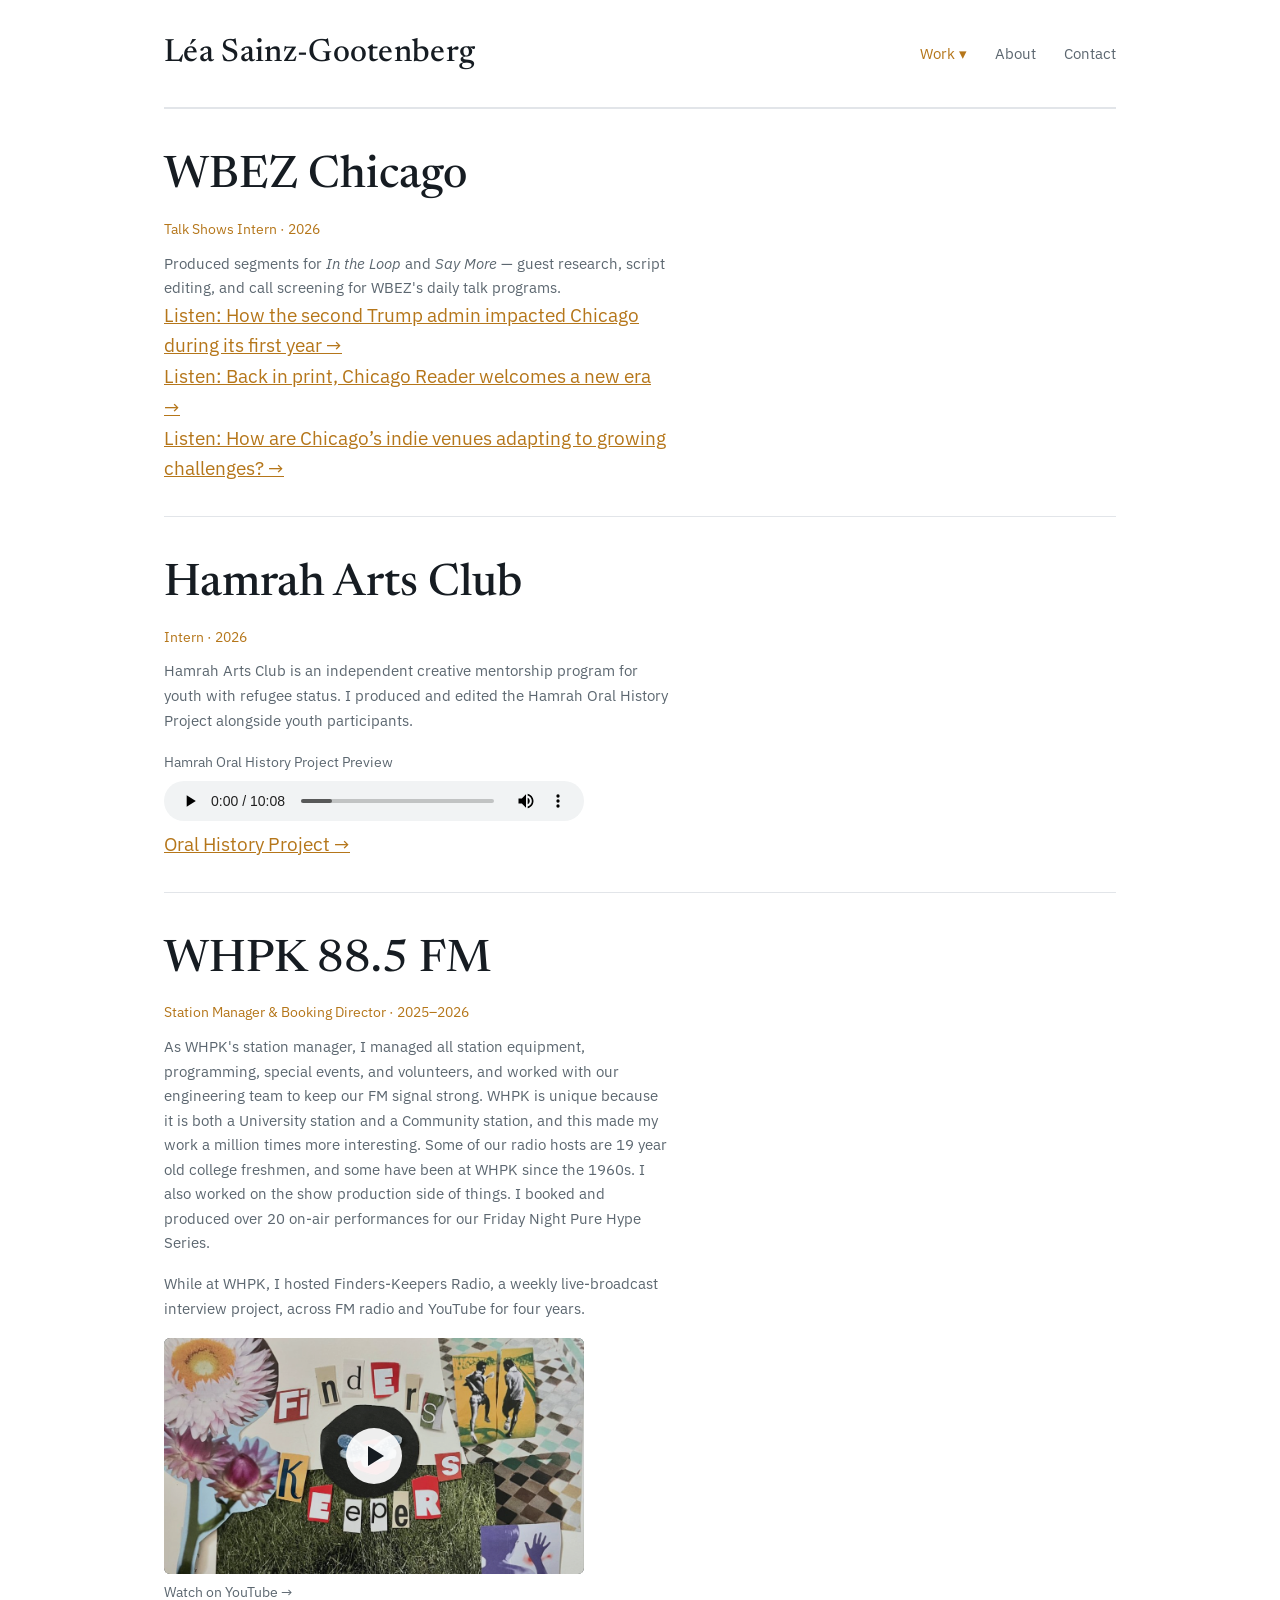
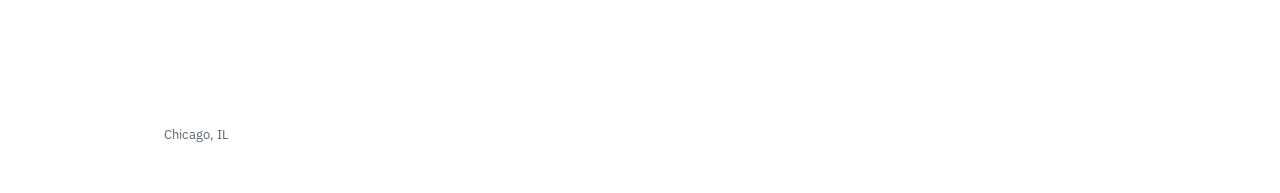
<file: radio.html>
<!DOCTYPE html>
<html lang="en">
<head>
<meta charset="UTF-8">
<meta name="viewport" content="width=device-width, initial-scale=1">
<title>Radio — Léa Sainz-Gootenberg</title>
<link rel="preconnect" href="https://fonts.googleapis.com">
<link rel="preconnect" href="https://fonts.gstatic.com" crossorigin>
<link href="https://fonts.googleapis.com/css2?family=Newsreader:ital,opsz,wght@0,6..72,400;0,6..72,500;1,6..72,400&family=IBM+Plex+Sans:wght@400;500;600;700&display=swap" rel="stylesheet">
<style>
  :root{
    --bg:#ffffff;
    --panel:#f6f7f8;
    --text:#161c22;
    --muted:#5c6770;
    --accent:#b5761a;
    --rule:#e2e5e9;
  }
  *{box-sizing:border-box;margin:0;padding:0;}
  html{scroll-behavior:smooth;}
  body{
    background:var(--bg);
    color:var(--text);
    font-family:'IBM Plex Sans',sans-serif;
    line-height:1.6;
    -webkit-font-smoothing:antialiased;
  }
  a{color:var(--text);}
  .wrap{
    max-width:1000px;
    margin:0 auto;
    padding:0 24px;
  }
  header{
    padding:28px 0;
    display:flex;
    justify-content:space-between;
    align-items:center;
    border-bottom:1px solid var(--rule);
  }
  .mark{
    font-family:'Newsreader',serif;
    font-weight:500;
    font-size:2rem;
    letter-spacing:0.01em;
    text-decoration:none;
    color:var(--text);
  }
  nav a{
    color:var(--muted);
    text-decoration:none;
    font-size:0.92rem;
  }
  nav a:hover{color:var(--accent);}

  .back-link{
    display:inline-block;
    margin:32px 0 0;
    color:var(--muted);
    text-decoration:none;
    font-size:0.9rem;
  }
  .back-link:hover{color:var(--accent);}

  h1.title{
    font-family:'Newsreader',serif;
    font-weight:500;
    font-size:clamp(2rem,5vw,2.8rem);
    margin-top:24px;
  }

  .piece{
    padding:32px 0;
    border-top:1px solid var(--rule);
  }
  .piece:first-child{border-top:none;margin-top:40px;}
  .piece h3{
    font-family:'Newsreader',serif;
    font-weight:500;
    font-size:clamp(2rem,5vw,2.8rem);
    margin-bottom:6px;
  }
  .piece h3 a{
    text-decoration:none;
    color:var(--text);
  }
  .piece h3 a:hover{color:var(--accent);}
  .piece .role{
    color:var(--accent);
    font-size:0.85rem;
    margin-bottom:10px;
  }
  .piece p{
    color:var(--muted);
    font-size:0.96rem;
    max-width:56ch;
  }
  .piece p a{
    color:var(--accent);
    font-size:1.2rem;
  }

  .piece-cover{
    margin-top:18px;
    margin-bottom:18px;
    border-radius:6px;
    overflow:hidden;
    max-width:420px;
  }
  .piece-cover img{
    width:100%;
    display:block;
  }

  .video-link{
    display:block;
    margin-top:18px;
    max-width:420px;
    position:relative;
    aspect-ratio:16/9;
    border-radius:6px;
    overflow:hidden;
    background:#12181f;
    text-decoration:none;
  }
  .video-link img{
    width:100%;
    height:100%;
    object-fit:cover;
    display:block;
    opacity:0.85;
  }
  .play-button{
    position:absolute;
    top:50%;
    left:50%;
    transform:translate(-50%,-50%);
    width:56px;
    height:56px;
    border-radius:50%;
    background:rgba(255,255,255,0.92);
    display:flex;
    align-items:center;
    justify-content:center;
  }
  .play-button::after{
    content:'';
    border-style:solid;
    border-width:10px 0 10px 16px;
    border-color:transparent transparent transparent #161c22;
    margin-left:4px;
  }
  .video-caption{
    margin-top:8px;
    font-size:0.85rem;
    color:var(--muted);
  }

  .audio-block{
    margin-top:18px;
    max-width:420px;
  }
  .audio-label{
    font-size:0.9rem;
    color:var(--muted);
    margin-bottom:8px;
  }
  .audio-block audio{
    width:100%;
    height:40px;
  }

  .placeholder-note{
    margin-top:40px;
    font-style:italic;
    color:#a8b0b6;
  }

  footer{
    padding:48px 0 48px;
    color:var(--muted);
    font-size:0.82rem;
    margin-top:40px;
  }

  @media (max-width:520px){
    .piece-cover, .video-link{max-width:100%;}
  }
</style>
<link rel="stylesheet" href="nav.css">
</head>
<body>
<div class="wrap">

  <header>
    <a class="mark" href="index.html">Léa Sainz-Gootenberg</a>
    <nav class="site-nav" aria-label="Main">
      <div class="has-menu">
        <button type="button" class="menu-toggle" aria-expanded="false" aria-haspopup="true" aria-current="page">Work <span aria-hidden="true">&#9662;</span></button>
        <div class="menu">
          <a href="radio.html" aria-current="page">Radio</a>
          <a href="writing.html">Writing</a>
          <a href="artwork.html">Other Art</a>
          <a href="photography.html">Photography</a>
        </div>
      </div>
      <a href="about.html">About</a>
      <a href="mailto:lsainzgootenberg@gmail.com">Contact</a>
    </nav>
  </header>

  <div class="piece">
    <div>
      <h3>WBEZ Chicago</h3>
      <div class="role">Talk Shows Intern &middot; 2026</div>
      <p>Produced segments for <em>In the Loop</em> and <em>Say More</em> &mdash; guest research, script editing, and call screening for WBEZ's daily talk programs.</p>
      <p><a href="https://www.wbez.org/say-more-with-mary-dixon-patrick-smith/2026/01/21/how-second-trump-admin-impacted-chicago-during-first-year" target="_blank" rel="noopener">Listen: How the second Trump admin impacted Chicago during its first year &rarr;</a></p>
         <p><a href="https://www.wbez.org/in-the-loop-with-sasha-ann-simons/2026/03/03/back-in-print-chicago-reader-welcomes-a-new-era" target="_blank" rel="noopener">Listen: Back in print, Chicago Reader welcomes a new era &rarr;</a></p>
        <p><a href="https://www.wbez.org/say-more-with-mary-dixon-patrick-smith/2026/02/04/how-are-chicagos-indie-venues-adapting-to-growing-challenges" target="_blank" rel="noopener">Listen: How are Chicago’s indie venues adapting to growing challenges? &rarr;</a></p>
    </div>
  </div>

  <div class="piece">
    <div>
      <h3>Hamrah Arts Club</h3>
      <div class="role">Intern &middot; 2026</div>
      <p>Hamrah Arts Club is an independent creative mentorship program for youth with refugee status. I produced and edited the Hamrah Oral History Project alongside youth participants.</p>
      <div class="audio-block">
        <div class="audio-label">Hamrah Oral History Project Preview</div>
        <audio controls src="audio/hamrah-oral-history-preview.mp3">
          Your browser does not support the audio element. <a href="audio/hamrah-oral-history-preview.mp3">Download the audio</a> instead.
        </audio>
      </div>
      <p><a href="https://www.hamrahartsclub.com/oral-history-project" target="_blank" rel="noopener">Oral History Project &rarr;</a></p>
    </div>
  </div>

  <div class="piece">
    <div>
      <h3>WHPK 88.5 FM</h3>
      <div class="role">Station Manager &amp; Booking Director &middot; 2025&ndash;2026</div>
      <p> As WHPK's station manager, I managed all station equipment, programming, special events, and volunteers, and worked with our engineering team to keep our FM signal strong. WHPK is unique because it is both a University station and a Community station, and this made my work a million times more interesting. Some of our radio hosts are 19 year old college freshmen, and some have been at WHPK since the 1960s. I also worked on the show production side of things. I booked and produced over 20 on-air performances for our Friday Night Pure Hype Series.</p>
      <p style="margin-top:16px;">While at WHPK, I hosted Finders-Keepers Radio, a weekly live-broadcast interview project, across FM radio and YouTube for four years.</p>

      <a class="video-link" href="https://www.youtube.com/@FindersKeepersRadio/videos" target="_blank" rel="noopener">
        <img src="images/fkcover.jpg" alt="Finders-Keepers Radio on YouTube — click to watch">
        <div class="play-button"></div>
      </a>
      <div class="video-caption">Watch on YouTube &rarr;</div>
    </div>
  </div>

  <footer>
    Chicago, IL
  </footer>

</div>
<script src="nav.js"></script>
</body>
</html>
</file>
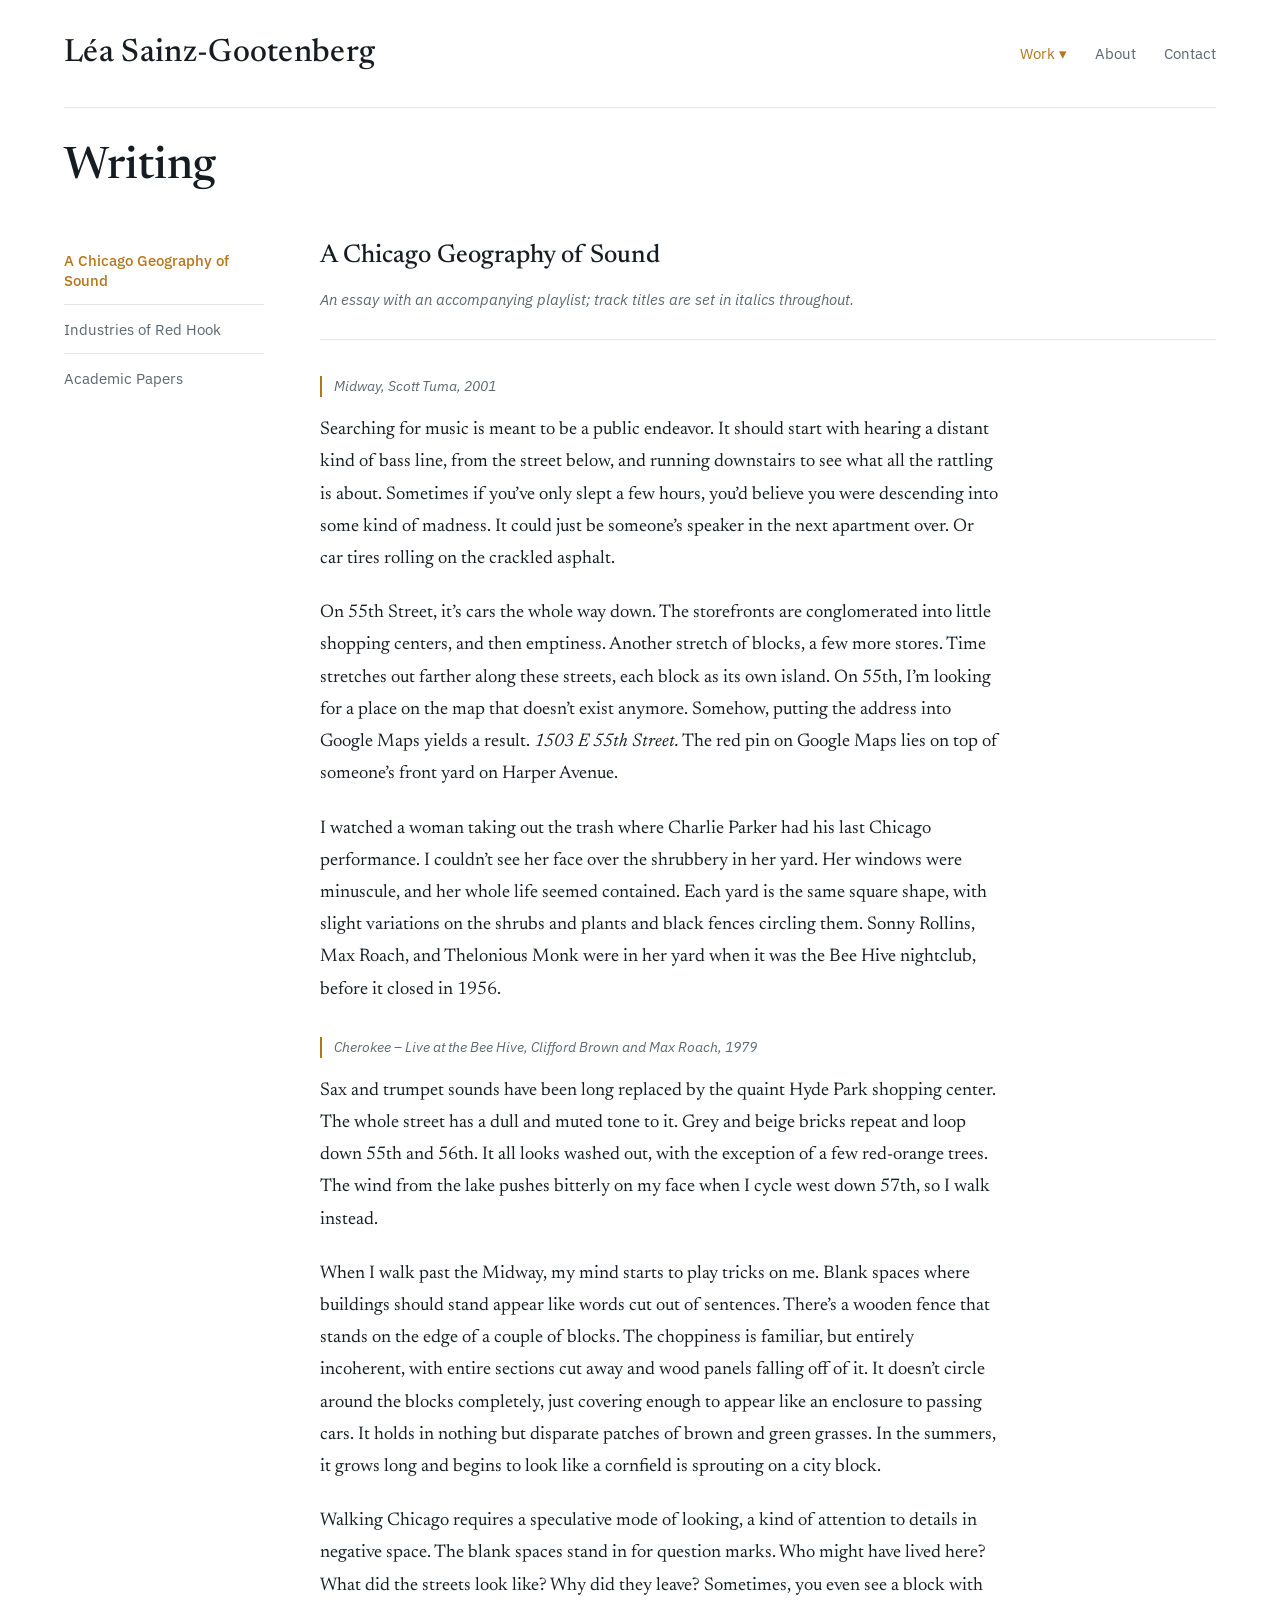
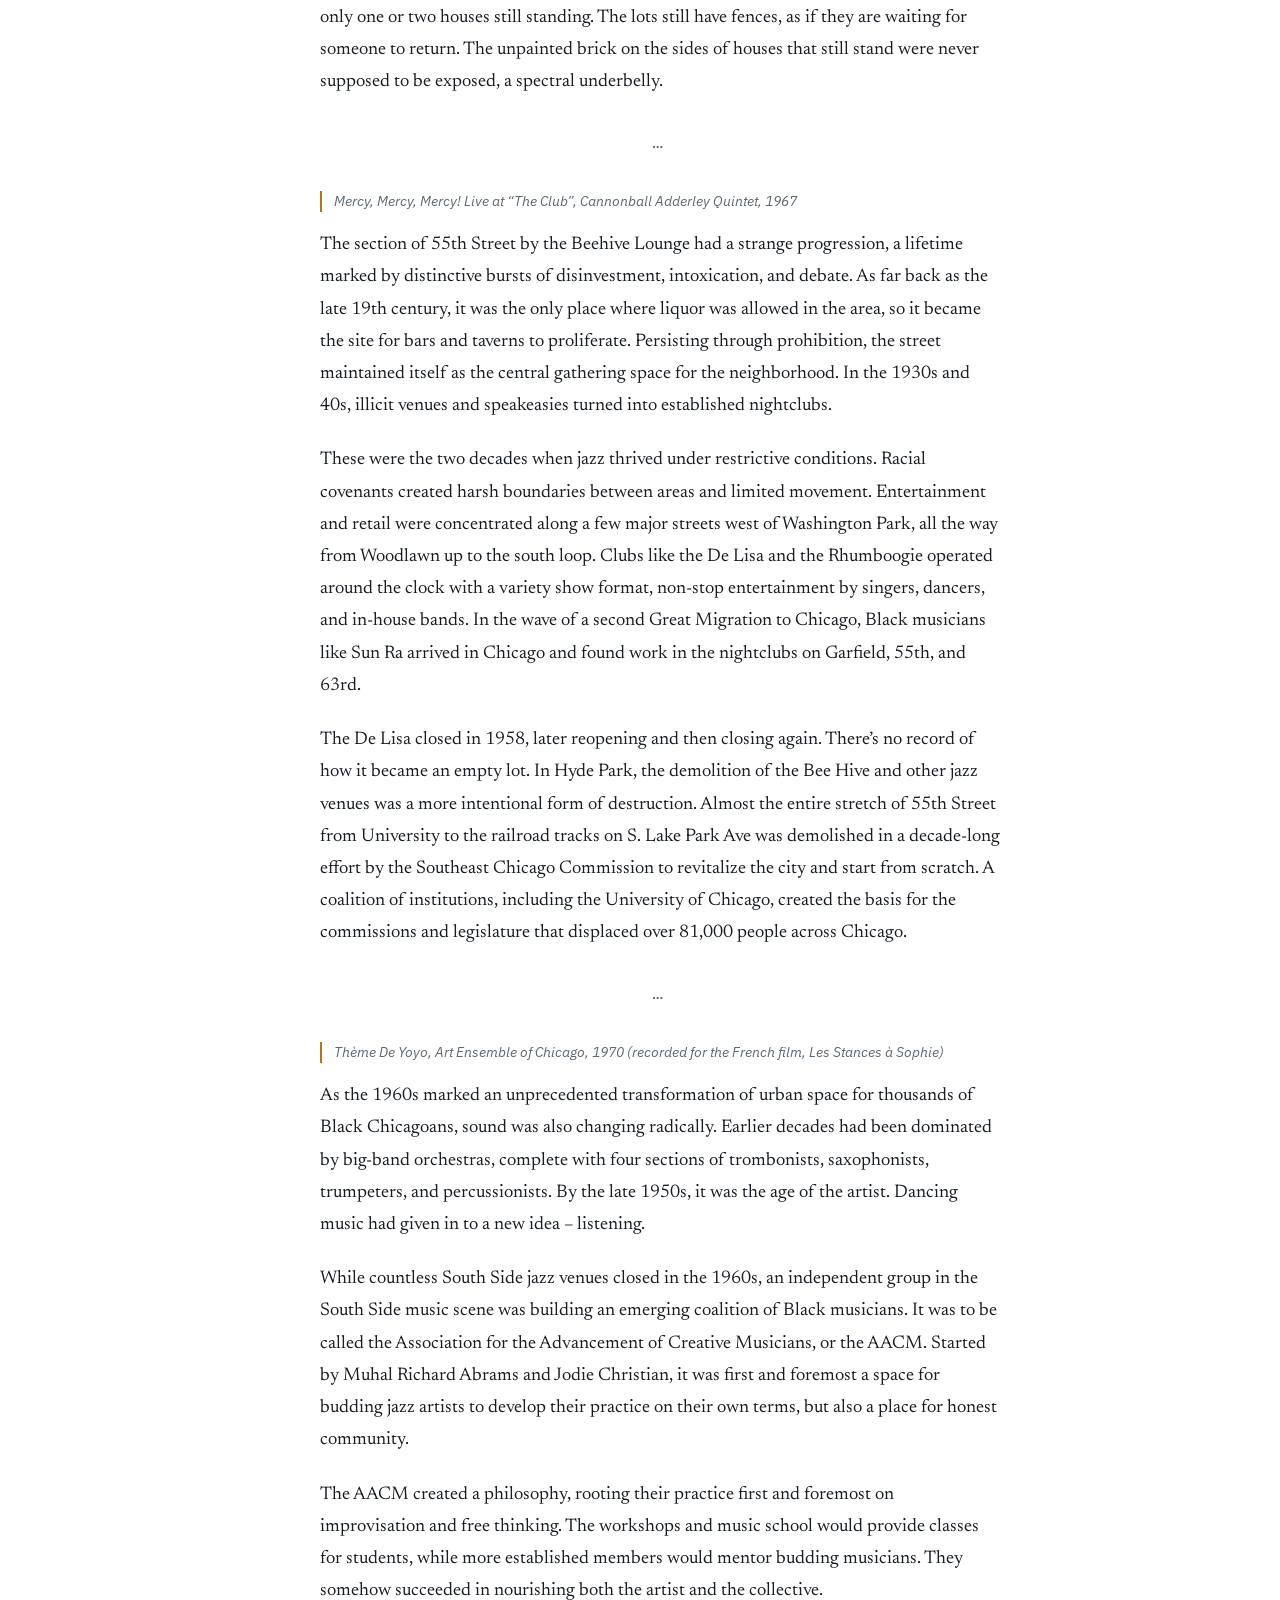
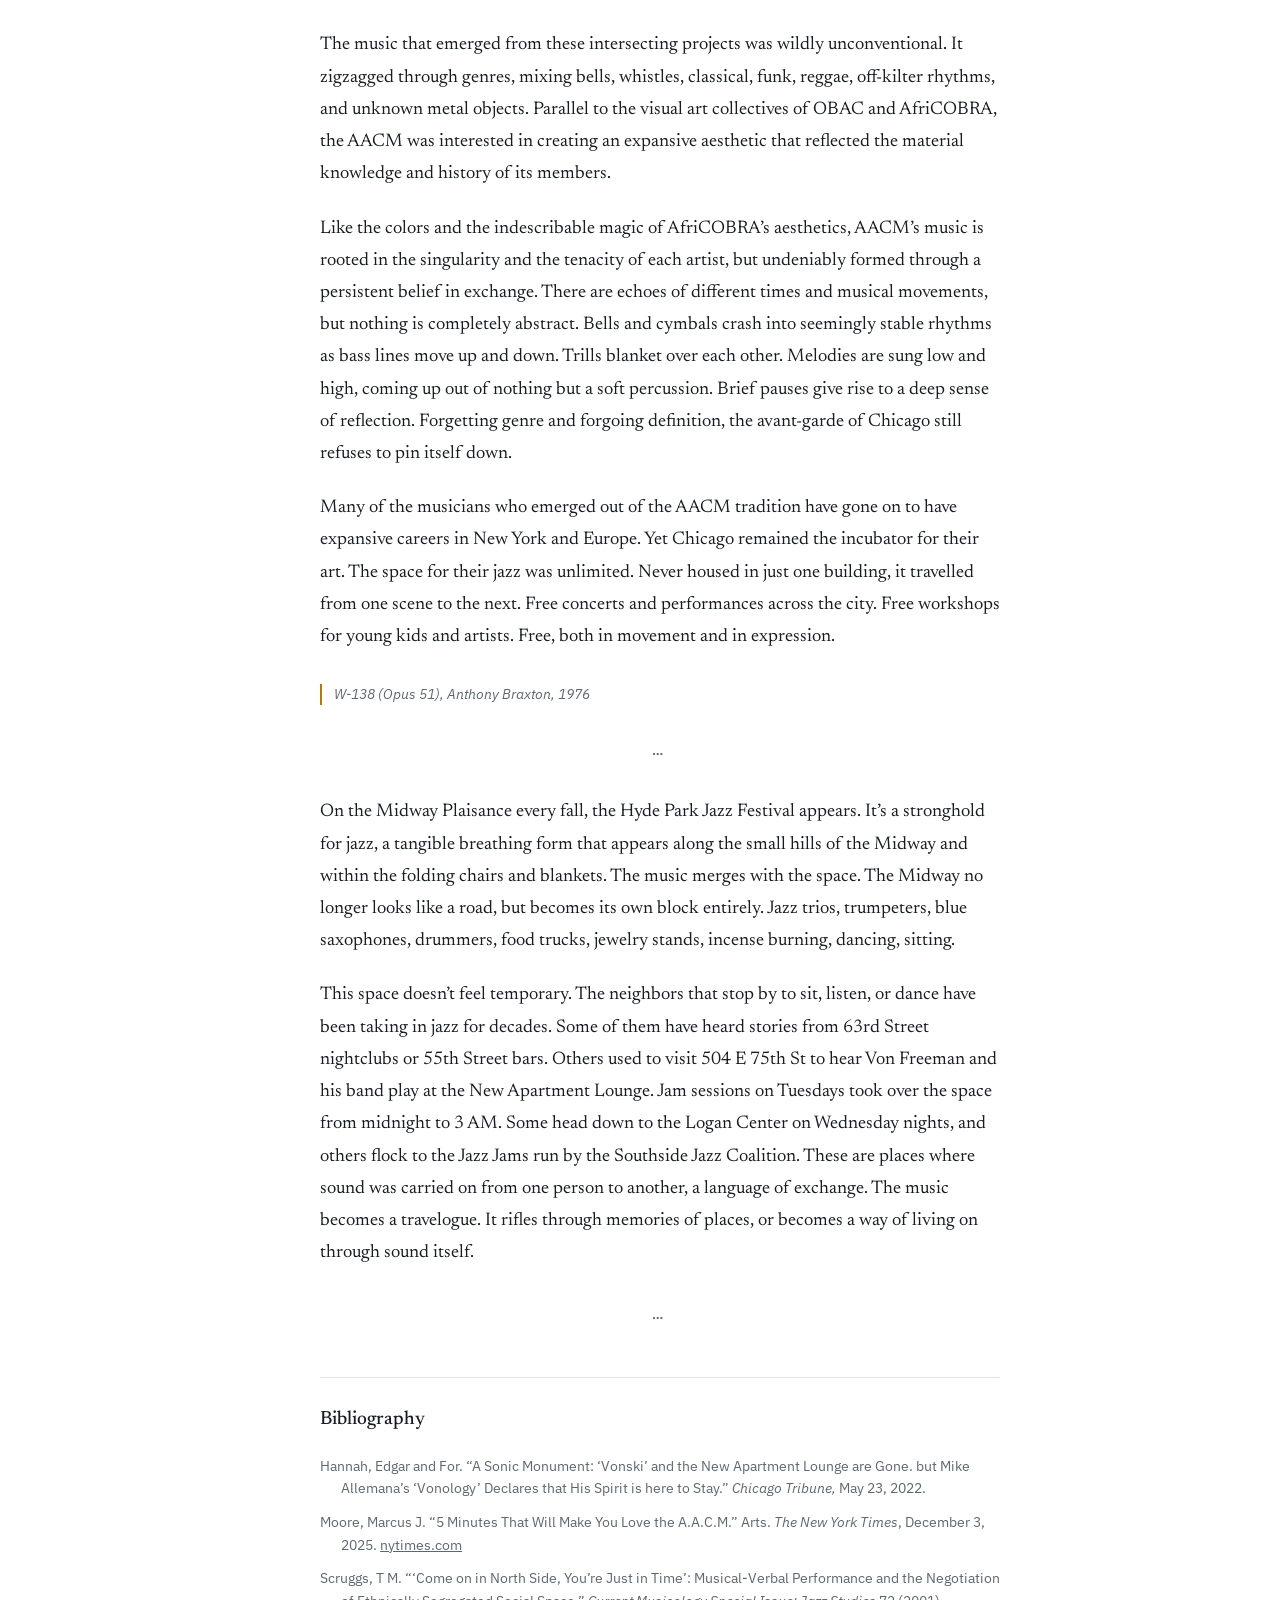
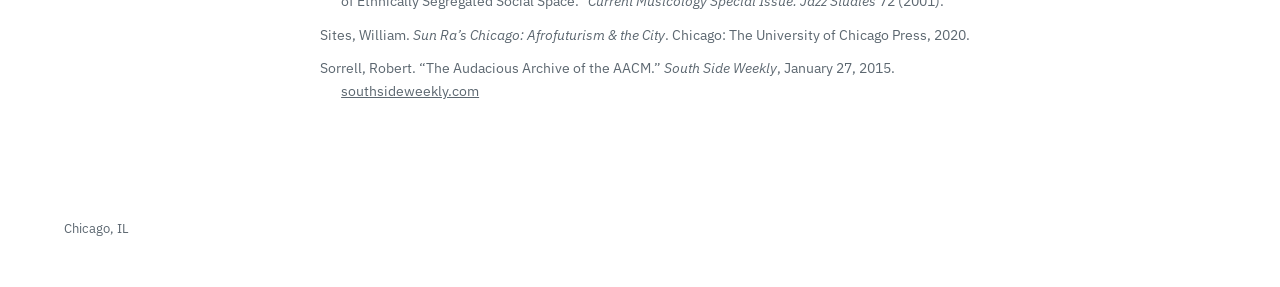
<file: writing.html>
<!DOCTYPE html>
<html lang="en">
<head>
<meta charset="UTF-8">
<meta name="viewport" content="width=device-width, initial-scale=1">
<title>Writing — Léa Sainz-Gootenberg</title>
<link rel="preconnect" href="https://fonts.googleapis.com">
<link rel="preconnect" href="https://fonts.gstatic.com" crossorigin>
<link href="https://fonts.googleapis.com/css2?family=Newsreader:ital,opsz,wght@0,6..72,400;0,6..72,500;1,6..72,400&family=IBM+Plex+Sans:wght@400;500;600;700&display=swap" rel="stylesheet">
<style>
  :root{
    --bg:#ffffff;
    --panel:#f6f7f8;
    --text:#161c22;
    --muted:#5c6770;
    --accent:#b5761a;
    --rule:#e2e5e9;
  }
  *{box-sizing:border-box;margin:0;padding:0;}
  html{scroll-behavior:smooth;}
  body{
    background:var(--bg);
    color:var(--text);
    font-family:'IBM Plex Sans',sans-serif;
    line-height:1.6;
    -webkit-font-smoothing:antialiased;
  }
  a{color:var(--text);}
  .wrap{
    max-width:1200px;
    margin:0 auto;
    padding:0 24px;
  }
  header{
    padding:28px 0;
    display:flex;
    justify-content:space-between;
    align-items:center;
    border-bottom:1px solid var(--rule);
  }
  .mark{
    font-family:'Newsreader',serif;
    font-weight:500;
    font-size:2rem;
    letter-spacing:0.01em;
    text-decoration:none;
    color:var(--text);
  }
  nav a{
    color:var(--muted);
    text-decoration:none;
    font-size:0.92rem;
  }
  nav a:hover{color:var(--accent);}

  .back-link{
    display:inline-block;
    margin:32px 0 0;
    color:var(--muted);
    text-decoration:none;
    font-size:0.9rem;
  }
  .back-link:hover{color:var(--accent);}

  h1.title{
    font-family:'Newsreader',serif;
    font-weight:500;
    font-size:clamp(2rem,5vw,2.8rem);
    margin-top:24px;
    margin-bottom:8px;
  }

  /* Sidebar + gallery layout */
  .writing-layout{
    display:flex;
    gap:56px;
    margin-top:32px;
    align-items:flex-start;
  }

  .writing-sidebar{
    width:200px;
    flex-shrink:0;
    position:sticky;
    top:32px;
  }
  .writing-sidebar ul{
    list-style:none;
  }
  .writing-sidebar li{
    border-top:1px solid var(--rule);
  }
  .writing-sidebar li:first-child{
    border-top:none;
  }
  .writing-sidebar button{
    display:block;
    width:100%;
    text-align:left;
    background:none;
    border:none;
    font-family:'IBM Plex Sans',sans-serif;
    font-size:0.95rem;
    color:var(--muted);
    padding:14px 0;
    cursor:pointer;
  }
  .writing-sidebar button:hover{
    color:var(--text);
  }
  .writing-sidebar button.active{
    color:var(--accent);
    font-weight:500;
  }

  .writing-main{
    flex:1;
    min-width:0;
  }

  .essay-panel{
    display:none;
  }
  .essay-panel.active{
    display:block;
  }

  .essay-head{
    max-width:90ch;
    margin-bottom:36px;
    padding-bottom:28px;
    border-bottom:1px solid var(--rule);
  }
  .essay-head h2{
    font-family:'Newsreader',serif;
    font-weight:500;
    font-size:1.6rem;
    margin-bottom:10px;
  }
  .essay-head p{
    color:var(--muted);
    font-size:0.97rem;
  }
  .essay-head .placeholder-note{
    font-style:italic;
    color:#a8b0b6;
  }

  .placeholder-note{
    font-style:italic;
    color:#a8b0b6;
  }

  footer{
    padding:48px 0 48px;
    color:var(--muted);
    font-size:0.82rem;
    margin-top:56px;
  }

  @media (max-width:760px){
    .writing-layout{
      flex-direction:column;
      gap:28px;
    }
    .writing-sidebar{
      width:100%;
      position:static;
      overflow-x:auto;
    }
    .writing-sidebar ul{
      display:flex;
      gap:20px;
    }
    .writing-sidebar li{
      border-top:none;
      white-space:nowrap;
    }
    .writing-sidebar button{
      padding:6px 0;
      width:auto;
    }
  }

  .essay-head p.sub{font-style:italic;color:var(--muted);font-size:0.95rem;}
  .essay-body{max-width:68ch;}
  .essay-body p{
    font-family:'Newsreader',serif;
    font-size:1.15rem;
    line-height:1.75;
    margin-bottom:1.2em;
  }
  .essay-body p.track{
    font-family:'IBM Plex Sans',sans-serif;
    font-style:italic;
    font-size:0.88rem;
    line-height:1.5;
    color:var(--muted);
    border-left:2px solid var(--accent);
    padding-left:12px;
    margin:2.2em 0 1.2em;
  }
  .essay-body p.sep{
    text-align:center;
    color:var(--muted);
    letter-spacing:0.3em;
    margin:1.6em 0;
  }
  .essay-body h3{
    font-family:'Newsreader',serif;
    font-weight:500;
    font-size:1.2rem;
    margin:2.4em 0 1em;
    padding-top:1.4em;
    border-top:1px solid var(--rule);
  }
  .essay-body p.bib{
    font-family:'IBM Plex Sans',sans-serif;
    font-size:0.88rem;
    line-height:1.6;
    color:var(--muted);
    padding-left:1.5em;
    text-indent:-1.5em;
    margin-bottom:0.8em;
  }
  .essay-body p.bib a{color:var(--muted);}
  .essay-body p.bib a:hover{color:var(--accent);}

  /* academic papers */
  details.paper{border-top:1px solid var(--rule);}
  details.paper:last-of-type{border-bottom:1px solid var(--rule);}
  details.paper>summary{cursor:pointer;list-style:none;display:flex;flex-direction:column;gap:6px;padding:20px 40px 20px 0;position:relative;}
  details.paper>summary::-webkit-details-marker{display:none;}
  details.paper>summary::after{content:'+';position:absolute;right:4px;top:18px;font-size:1.5rem;line-height:1;color:var(--accent);}
  details.paper[open]>summary::after{content:'\2212';}
  details.paper>summary:hover .paper-title{color:var(--accent);}
  details.paper>summary:focus-visible{outline:2px solid var(--accent);outline-offset:2px;}
  .paper-title{font-family:'Newsreader',serif;font-size:1.3rem;font-weight:500;line-height:1.3;}
  .paper-meta{font-size:0.85rem;color:var(--muted);}
  .paper-body{padding:4px 0 36px;}
  .essay-body blockquote{margin:1.4em 0;padding-left:1.2em;border-left:2px solid var(--rule);}
  .essay-body blockquote p{font-size:1.05rem;margin-bottom:0.8em;}
  .essay-body blockquote.transcript{border-left-color:var(--accent);}
  .essay-body blockquote p.cite{font-family:'IBM Plex Sans',sans-serif;font-size:0.85rem;color:var(--muted);}
  .essay-body h4.sect{
    font-family:'Newsreader',serif;font-weight:500;font-size:1.2rem;
    margin:2.4em 0 1em;padding-top:1.4em;border-top:1px solid var(--rule);
  }
  .essay-body h4.date{
    font-family:'Newsreader',serif;font-weight:600;font-size:1.25rem;
    margin:2.6em 0 0.4em;padding-top:1.4em;border-top:1px solid var(--rule);
  }
  .paper-body>h4.date:first-child{border-top:0;margin-top:0;padding-top:0;}
  .essay-body h4 strong{font-weight:inherit;}
  .essay-body h5.sentence{
    font-family:'IBM Plex Sans',sans-serif;font-weight:500;font-size:0.78rem;
    letter-spacing:0.12em;text-transform:uppercase;color:var(--accent);margin:1.6em 0 0.6em;
  }
  .essay-body h5.sub{
    font-family:'IBM Plex Sans',sans-serif;font-weight:500;font-style:italic;font-size:0.95rem;
    margin:1.8em 0 0.6em;
  }
  .notes-list ul{margin:0 0 1.2em 1.3em;padding:0;}
  .notes-list li{font-family:'Newsreader',serif;font-size:1.1rem;line-height:1.6;margin-bottom:0.4em;}
  .notes-list ul ul{margin:0.4em 0 0.4em 1.3em;}
  ol.footnotes{font-family:'IBM Plex Sans',sans-serif;font-size:0.88rem;color:var(--muted);line-height:1.6;padding-left:1.4em;}
  ol.footnotes li{margin-bottom:0.5em;}
  .fnback{text-decoration:none;color:var(--accent);margin-left:4px;}
  sup.fnref a{text-decoration:none;color:var(--accent);padding:0 1px;}
  .essay-head + details.paper{border-top:0;}
  .essay-body p.bib{overflow-wrap:anywhere;}
</style>
<link rel="stylesheet" href="nav.css">
</head>
<body>
<div class="wrap">

  <header>
    <a class="mark" href="index.html">Léa Sainz-Gootenberg</a>
    <nav class="site-nav" aria-label="Main">
      <div class="has-menu">
        <button type="button" class="menu-toggle" aria-expanded="false" aria-haspopup="true" aria-current="page">Work <span aria-hidden="true">&#9662;</span></button>
        <div class="menu">
          <a href="radio.html">Radio</a>
          <a href="writing.html" aria-current="page">Writing</a>
          <a href="artwork.html">Other Art</a>
          <a href="photography.html">Photography</a>
        </div>
      </div>
      <a href="about.html">About</a>
      <a href="mailto:lsainzgootenberg@gmail.com">Contact</a>
    </nav>
  </header>

  <h1 class="title">Writing</h1>

  <div class="writing-layout">
    <nav class="writing-sidebar">
      <ul>
        <li><button class="proj-btn active" data-target="piece-chicago">A Chicago Geography of Sound</button></li>
        <li><button class="proj-btn" data-target="piece-redhook">Industries of Red Hook</button></li>
        <li><button class="proj-btn" data-target="piece-academic">Academic Papers</button></li>
      </ul>
    </nav>

    <div class="writing-main">

      <div class="essay-panel active" id="piece-chicago">
        <div class="essay-head">
          <h2>A Chicago Geography of Sound</h2>
          <p class="sub">An essay with an accompanying playlist; track titles are set in italics throughout.</p>
        </div>
        <div class="essay-body">
          <p class="track">Midway, Scott Tuma, 2001</p>
          <p>Searching for music is meant to be a public endeavor. It should start with hearing a distant kind of bass line, from the street below, and running downstairs to see what all the rattling is about. Sometimes if you’ve only slept a few hours, you’d believe you were descending into some kind of madness. It could just be someone’s speaker in the next apartment over. Or car tires rolling on the crackled asphalt.</p>
          <p>On 55th Street, it’s cars the whole way down. The storefronts are conglomerated into little shopping centers, and then emptiness. Another stretch of blocks, a few more stores. Time stretches out farther along these streets, each block as its own island. On 55th, I’m looking for a place on the map that doesn’t exist anymore. Somehow, putting the address into Google Maps yields a result. <em>1503 E 55th Street. </em>The red pin on Google Maps lies on top of someone’s front yard on Harper Avenue.</p>
          <p>I watched a woman taking out the trash where Charlie Parker had his last Chicago performance. I couldn’t see her face over the shrubbery in her yard. Her windows were minuscule, and her whole life seemed contained. Each yard is the same square shape, with slight variations on the shrubs and plants and black fences circling them. Sonny Rollins, Max Roach, and Thelonious Monk were in her yard when it was the Bee Hive nightclub, before it closed in 1956.</p>
          <p class="track">Cherokee – Live at the Bee Hive, Clifford Brown and Max Roach, 1979</p>
          <p>Sax and trumpet sounds have been long replaced by the quaint Hyde Park shopping center. The whole street has a dull and muted tone to it. Grey and beige bricks repeat and loop down 55th and 56th. It all looks washed out, with the exception of a few red-orange trees. The wind from the lake pushes bitterly on my face when I cycle west down 57th, so I walk instead.</p>
          <p>When I walk past the Midway, my mind starts to play tricks on me. Blank spaces where buildings should stand appear like words cut out of sentences. There’s a wooden fence that stands on the edge of a couple of blocks. The choppiness is familiar, but entirely incoherent, with entire sections cut away and wood panels falling off of it. It doesn’t circle around the blocks completely, just covering enough to appear like an enclosure to passing cars. It holds in nothing but disparate patches of brown and green grasses. In the summers, it grows long and begins to look like a cornfield is sprouting on a city block.</p>
          <p>Walking Chicago requires a speculative mode of looking, a kind of attention to details in negative space. The blank spaces stand in for question marks. Who might have lived here? What did the streets look like? Why did they leave? Sometimes, you even see a block with only one or two houses still standing. The lots still have fences, as if they are waiting for someone to return. The unpainted brick on the sides of houses that still stand were never supposed to be exposed, a spectral underbelly.</p>
          <p class="sep" aria-hidden="true">&hellip;</p>
          <p class="track">Mercy, Mercy, Mercy! Live at “The Club”, Cannonball Adderley Quintet, 1967</p>
          <p>The section of 55th Street by the Beehive Lounge had a strange progression, a lifetime marked by distinctive bursts of disinvestment, intoxication, and debate. As far back as the late 19th century, it was the only place where liquor was allowed in the area, so it became the site for bars and taverns to proliferate. Persisting through prohibition, the street maintained itself as the central gathering space for the neighborhood. In the 1930s and 40s, illicit venues and speakeasies turned into established nightclubs.</p>
          <p>These were the two decades when jazz thrived under restrictive conditions. Racial covenants created harsh boundaries between areas and limited movement. Entertainment and retail were concentrated along a few major streets west of Washington Park, all the way from Woodlawn up to the south loop. Clubs like the De Lisa and the Rhumboogie operated around the clock with a variety show format, non-stop entertainment by singers, dancers, and in-house bands. In the wave of a second Great Migration to Chicago, Black musicians like Sun Ra arrived in Chicago and found work in the nightclubs on Garfield, 55th, and 63rd.</p>
          <p>The De Lisa closed in 1958, later reopening and then closing again. There’s no record of how it became an empty lot. In Hyde Park, the demolition of the Bee Hive and other jazz venues was a more intentional form of destruction. Almost the entire stretch of 55th Street from University to the railroad tracks on S. Lake Park Ave was demolished in a decade-long effort by the Southeast Chicago Commission to revitalize the city and start from scratch. A coalition of institutions, including the University of Chicago, created the basis for the commissions and legislature that displaced over 81,000 people across Chicago.</p>
          <p class="sep" aria-hidden="true">&hellip;</p>
          <p class="track">Thème De Yoyo, Art Ensemble of Chicago, 1970 (recorded for the French film, Les Stances à Sophie)</p>
          <p>As the 1960s marked an unprecedented transformation of urban space for thousands of Black Chicagoans, sound was also changing radically. Earlier decades had been dominated by big-band orchestras, complete with four sections of trombonists, saxophonists, trumpeters, and percussionists. By the late 1950s, it was the age of the artist. Dancing music had given in to a new idea – listening.</p>
          <p>While countless South Side jazz venues closed in the 1960s, an independent group in the South Side music scene was building an emerging coalition of Black musicians. It was to be called the Association for the Advancement of Creative Musicians, or the AACM. Started by Muhal Richard Abrams and Jodie Christian, it was first and foremost a space for budding jazz artists to develop their practice on their own terms, but also a place for honest community.</p>
          <p>The AACM created a philosophy, rooting their practice first and foremost on improvisation and free thinking. The workshops and music school would provide classes for students, while more established members would mentor budding musicians. They somehow succeeded in nourishing both the artist and the collective.</p>
          <p>The music that emerged from these intersecting projects was wildly unconventional. It zigzagged through genres, mixing bells, whistles, classical, funk, reggae, off-kilter rhythms, and unknown metal objects. Parallel to the visual art collectives of OBAC and AfriCOBRA, the AACM was interested in creating an expansive aesthetic that reflected the material knowledge and history of its members.</p>
          <p>Like the colors and the indescribable magic of AfriCOBRA’s aesthetics, AACM’s music is rooted in the singularity and the tenacity of each artist, but undeniably formed through a persistent belief in exchange. There are echoes of different times and musical movements, but nothing is completely abstract. Bells and cymbals crash into seemingly stable rhythms as bass lines move up and down. Trills blanket over each other. Melodies are sung low and high, coming up out of nothing but a soft percussion. Brief pauses give rise to a deep sense of reflection. Forgetting genre and forgoing definition, the avant-garde of Chicago still refuses to pin itself down.</p>
          <p>Many of the musicians who emerged out of the AACM tradition have gone on to have expansive careers in New York and Europe. Yet Chicago remained the incubator for their art. The space for their jazz was unlimited. Never housed in just one building, it travelled from one scene to the next. Free concerts and performances across the city. Free workshops for young kids and artists. Free, both in movement and in expression.</p>
          <p class="track">W-138 (Opus 51), Anthony Braxton, 1976</p>
          <p class="sep" aria-hidden="true">&hellip;</p>
          <p>On the Midway Plaisance every fall, the Hyde Park Jazz Festival appears. It’s a stronghold for jazz, a tangible breathing form that appears along the small hills of the Midway and within the folding chairs and blankets. The music merges with the space. The Midway no longer looks like a road, but becomes its own block entirely. Jazz trios, trumpeters, blue saxophones, drummers, food trucks, jewelry stands, incense burning, dancing, sitting.</p>
          <p>This space doesn’t feel temporary. The neighbors that stop by to sit, listen, or dance have been taking in jazz for decades. Some of them have heard stories from 63rd Street nightclubs or 55th Street bars. Others used to visit 504 E 75th St to hear Von Freeman and his band play at the New Apartment Lounge. Jam sessions on Tuesdays took over the space from midnight to 3 AM. Some head down to the Logan Center on Wednesday nights, and others flock to the Jazz Jams run by the Southside Jazz Coalition. These are places where sound was carried on from one person to another, a language of exchange. The music becomes a travelogue. It rifles through memories of places, or becomes a way of living on through sound itself.</p>
          <p class="sep" aria-hidden="true">&hellip;</p>
          <h3>Bibliography</h3>
          <p class="bib">Hannah, Edgar and For. &ldquo;A Sonic Monument: &lsquo;Vonski&rsquo; and the New Apartment Lounge are Gone. but Mike Allemana&rsquo;s &lsquo;Vonology&rsquo; Declares that His Spirit is here to Stay.&rdquo; <em>Chicago Tribune,</em> May 23, 2022.</p>
          <p class="bib">Moore, Marcus J. &ldquo;5 Minutes That Will Make You Love the A.A.C.M.&rdquo; Arts. <em>The New York Times</em>, December 3, 2025. <a href="https://www.nytimes.com/2025/12/03/arts/music/association-advancement-creative-musicians-jazz.html">nytimes.com</a></p>
          <p class="bib">Scruggs, T M. &ldquo;&lsquo;Come on in North Side, You&rsquo;re Just in Time&rsquo;: Musical-Verbal Performance and the Negotiation of Ethnically Segregated Social Space.&rdquo; <em>Current Musicology Special Issue: Jazz Studies</em> 72 (2001).</p>
          <p class="bib">Sites, William. <em>Sun Ra&rsquo;s Chicago: Afrofuturism &amp; the City</em>. Chicago: The University of Chicago Press, 2020.</p>
          <p class="bib">Sorrell, Robert. &ldquo;The Audacious Archive of the AACM.&rdquo; <em>South Side Weekly</em>, January 27, 2015. <a href="https://southsideweekly.com/the-audacious-archive-of-the-aacm/">southsideweekly.com</a></p>
        </div>
      </div>

      <div class="essay-panel" id="piece-redhook">
        <div class="essay-head">
          <h2>Notes on the Industries of Red Hook, Brooklyn</h2>
        </div>
        <div class="essay-body">
          <p>Red Hook once moved New York. In the west, the two rivers converge into a bay. Jetting out into the harbor, the neighborhood marks the end and the beginning of waterways, a singular point of convergence that was primed for the movement of people and commerce. Ports began dotting the curved cape after the Civil War, and the construction of the Erie Basin cemented its industrial futures.</p>
          <p>Today, the Brooklyn-Queens Expressway forms an unusual border of noise and traffic around the neighborhood. Red Hook, unlike its neighbors to the north and east, remains as an anomaly in an otherwise gentrified part of Brooklyn. There are no trains that go to Red Hook. Without the guaranteed explosion of tourists, tenants, real estate agents, Red Hook’s isolation has yielded a bizarre time capsule.</p>
          <p>As the asphalt that covers most of Brooklyn becomes rough cobblestone, row houses with iron fences give way to a sea of factory buildings. Beyond this, masts and cranes raze the sky above the shipping buildings. In the nineteenth century, Norwegian, Puerto Rican, Italian, and Irish immigrants staked their claim to these streets, moving in and out as the city underwent demographic changes. Now, Red Hook’s warehouses, shipping facilities, and shipping ports are a case study in retrofitting. Visible changes in the neighborhood come gradually; they aren’t marked by the construction of high-rises or the calibrated scrapping of the factory buildings that line the ports. Instead, Red Hook’s changes are characterized by the reappropriation of its industrial bones. The factories have taken on new tenants. Artist studios, seaside restaurants, breweries, and the occasional superstore. In 2008, the Ikea craze of New York took full swing with the first store opening in Red Hook. Families poured into the parking lot from all over New York, and it was considered to be the kind of investment that would bring jobs and local opportunity, particularly in an area with uneven economic investment.</p>
          <p>As sociologist Sharon Zukin remarks, longtime neighborhood businesses found themselves adapting to a new class of visitors. By the early 2000s, Red Hook food vendors, who once served food for their families and friends at soccer games, had transformed into entrepreneurs both due to an increasing demand from non-Latino foodies and through the struggle to keep up with the city government’s bureaucratic regulations. Vendors, in constant renegotiation for their right to public space, attempt to prove their permanent place through increasing their profits and appealing toward an obsession with ‘authenticity’. Turning themselves into marketable entrepreneurs on a small scale, Red Hook now symbolized the obsessive tendency to commodify the industrial and authentic.</p>
          <p>Six years after the COVID-19 pandemic, many of Red Hook’s factories are now in the hands of investors and larger companies. Tesla and Amazon have joined the growing number of companies who house warehouses and urban fulfillment centers in the area. This unregulated urban expansion of fulfillment centers has led to an increased number of vehicle crashes, congestion, and air quality problems. Amazon vehicles clog Columbia Street and the underpass to Carroll Gardens, and have led to workplace injury rates more than triple the national average for private companies. Yet, there’s still not a coordinating group that oversees this large-scale delivery process. For communities who already suffer from poor air quality, these facilities also pose potential harm in furthering Red Hook’s pollution.</p>
          <p>The grain silos are now abandoned, etched with the color of dark smoke. To the east, cross-shaped red brick apartment buildings go for blocks, until the blockade of the expressway pushes up against them. The Red Hook houses, which were built in the early 1930s, have separated the neighborhood between a working class side and relative newcomers – wealthy residents drawn both by the relative isolation and ample space the neighborhood provides.</p>
          <p>Red Hook’s allure is now cemented into state law. The announcement of the 122-acre, $3.5 billion Brooklyn Marine Terminal development plan, which will span all the way across the bay, promises a reactivation of Red Hook’s previous life as an industrial powerhouse. As a modern harbor, the project hopes to expand previously used maritime routes as an alternative to truck freight to reduce congestion.</p>
          <p>Even as the Brooklyn Marine Terminal makes these promises, the battle for public space in Red Hook has taken center stage since the project’s announcement. At a series of open forums and city council meetings, neighbors and council members repeatedly aired their pushbacks on both how the plan ignores community input, and the risks of possible displacement with the addition of luxury housing units on the waterfront. It remains to be seen if Red Hook, which has been the site of reevaluation and popular reimagination, will be pushed toward a more livable reality.</p>
        </div>
      </div>


      <div class="essay-panel" id="piece-academic">
        <div class="essay-head">
          <h2>Academic Papers</h2>
          <p class="sub">Select a title to open a paper.</p>
        </div>

        <details class="paper" id="paper-mm">
          <summary><span class="paper-title">Postmodern Panic and the Semiotics of the New Right: Irony in <em>Red Scare</em></span><span class="paper-meta">Mass Media in Semiotic Perspective · December 2024</span></summary>
          <div class="essay-body paper-body">
<p>A chirpy, upbeat blonde reporter makes her way through a crowd with a microphone, suddenly approaching a young woman wearing a Sailor Moon costume. “Hi! Are you a fan of Bernie Sanders?” the blond woman proceeds to ask her a series of questions on why she supports him, to which she responds, between laughing, “Because he’s a socialist.” The woman, later dubbed “Sailor Socialist” on social media platforms, became an online sensation of the left through embodying an unbothered and ironic affect that served as a counterpoint to the right-wing reporter’s attempts to enthusiastically ‘trap’ her in contradiction.</p>
<p>The “Sailor Socialist” in the video is none other than Dasha Nekrasova, a cultural critic, writer, and actress who co-hosts the “Red Scare” podcast with her friend Anna Khachiyan. The podcast epitomized the appeal of “Dirtbag Leftists”, which was an emerging movement in the mid 2010s that rejected both the direct and casual cultural commentary of right wing media and the passivity and civility of the liberal media. The movement took shape after the publication of Amber A’Lee Frost’s essay, <em>The Necessity of Political Vulgarity,</em> in Current Affairs magazine in 2016. A’Lee Frost argues for a return to political vulgarity in order to effectively combat elitism and create a new majority ideology of class consciousness. She writes, “Vulgarity is the language of the people, and so it should be among the grammars of the left, just as it has been historically, to wield righteously against the corrupt and the powerful.” Against the normalized civility of the liberal establishment, and the galvanizing vulgarity within the emerging ideology of Trumpism, A’lee Frost argued that vulgarity on the left had the potential to subvert elites and unite a new majority. Building off of such ideologies of vulgarity, Dasha and Anna’s Red Scare podcast became one of the most popular and divisive examples of the “Dirtbag Left”, and continues to create a complex counterpublic that is highly rooted in its contentious use of form and language.</p>
<p>Vulgarity and other similar forms of linguistic parody and appropriation thus maximize the possibility for intertextual gaps between genre, speech, and written language, creating the potential for new imagined communities. (Briggs &amp; Bauman,150) Briggs and Bauman argue that intertextuality indexes a relationship between a text (spoken or written) and previous texts or discourse, and plays a fundamental role in shaping the function and form of a given discourse, while also shaping ideology(147). Yet, widening the intertextual gap also creates a larger opposition between signifier and signified, often transcending the limits of credibility.(Briggs &amp; Bauman 151). Being a spoken discourse, a podcast such as Red Scare provides the ideal medium for creating linguistic intertextual gaps, because of its casual and ambiguous structure. Spoken language further fleshes out the emotional form of discourse, and indexes toward different social meanings, genres, and publics. On a purely denotational level beyond the affect and tone of the text itself, Red Scare creates a string of dialogue that intertextually relates and disavows their own talking points, popular lexicon, and mass media into one contradictory dialogue, achieving an ambiguous tone of ironic mockery against, seemingly, almost everything.</p>
<p>Thus, through Dasha and Anna’s flirtation with form, they declare a refusal to be pinned down to one moral code or political ideology, by which they constitute and express an alternative epistemology of modern political affect. Red Scare’s most frequently parodied subject matter is “identity politics” riddled liberals, which they suggest operate on a strict mode of policing language and tone, rather than their optimistic purpose of democratizing experience for marginalized groups. They pose these digressions with such an ironic tone that it becomes hard to discern what they believe from what they are mocking. Increasingly, their vulgarity and humor has been repositioned against their original “dirtbag left” ideals. No longer reacting against elite, classist establishment politics and ideas, the two are carving out an online medium that is no longer just leftist nihilism, but verges into a right-wing sphere of vitriol.</p>
<p>Post-ironic thinking has been almost synonymous with the medium of the internet, creating epistemological bubbles of extremism that are both covert and direct. Inviting outrage through offensive language is one of the primary ways that online publics operate– sincerity has become passé and cringe, and the new modality of ‘post-ironic’ humor rules over everything, creating a confusing opening for extremism. The anonymity of the medium, as well as the sheer amount of platforms, information, and content, ignited new bubbles of right-wing extremism that are highly reliant on parody and humor. Those with extremist views are able to regularly express their beliefs by operating under a tone of complete irony and joke, by indexing to a humorous intent, which camouflages or protects them from a reader’s interpretation of those beliefs as sincere.</p>
<p>This paper provides an analysis of humor and irony as particular features of “new right” ideology, particularly through the casual spoken language that is a key feature of the Red Scare podcast. I posit that their spoken irony surpasses traditional usages of irony, creating an even larger intertextual gap between the signifier and the signified. Their destabilized and ironic tone functions to mock the moral and social stability of establishment politics, making their crass tone an end in itself. They construct such a tone through both denotatively explicit methods and some more implicit methods. First, through their spoken tone and affect, permitted by the casual medium of the podcast, they create an intertextual gap between their content and their affect. Structurally, they directly recontextualize mass media events and theory into their casual and vulgar tone, indexing a humorous reconsideration of the political into the nonpolitical. This constant lexical indexing to political thinkers, texts, and internet media creates a limited public sphere that is inherently exclusionary. Through their highly ironic tonal shifts, they also reflexively index to create a stylized private-public persona that encourages an aesthetic homogeneity of non-ideological purity, while discouraging individual self-expression. This vulgarity, however, cannot function in opposition or toward one political ideology, because it appears to point in all directions. Their speech, therefore, no longer conveys direct meaning through its content, but rather through its form. Through such a reconstruction of form over content, they are able to both resist critique and unintentionally assume a new status as figures of an anti-ideological counterpublic that operates beyond a concrete belief system. This paper does not aim to uncover a concrete genealogy of Red Scare’s own political ideologies, or even how these viewpoints have shifted since 2018. Rather, it looks at the various layers of contradiction and irony within Red Scare’s speech and affect, to see how they devalue coherence through content and repeatedly play with style and form instead.</p>
<p>To semiotically analyze these complex patterns of irony, humor, and performed distance, we can first look to the most basic element. In its most basic form, there exist two elements of any sign: the signifier and the signified. The signifier is the sign’s most basic, physical form, or what it looks like. The signified is what the sign denotes (Cobley, 12). This relationship is subjective and contextually dependent. In sincerity, the denotational meaning is the message, creating little distance between the speaker and the recipient. In traditional irony, there are two different levels of meaning, a distance between what is being said and what is meant, essentially, the denotational meaning and its connotational meaning diverging. Red Scare irony is slightly more complex, because it operates on a third layer. On Red Scare, there is an increasing and unusual unity of what is being said and what is meant, while the irony is expressed in self-denial of sincerity, effectively creating a post-ironic affect where nothing can be taken at face value. This first example, from an episode titled <em>Taliban Mindset,</em> exhibits a few key elements of their linguistic and tonal style.</p>
<blockquote class="transcript"><p>Dasha: I declared a Jihad against body fat today at the gym and entered what I’d like to call a kind of a Taliban mindset. I was inspired to work out really diligently and with incredible focus as if I had a Jihad of my own. So I thank them for that. But as podcasters, we are kind of on the front lines of podcasting, of culture.</p><p>Anna: Yeah.[laughter] the front lines of podcasts.</p><p>Dasha: And people should be thanking us for our service instead of mocking us and making fun of us on the internet all day.</p><p>Anna: Yeah, we did a LOT of research for this episode. Yeah.</p><p>Dasha: We kind of did. Yeah.</p><p>Anna: I mean, my take is that this is like an opioid war. Yeah. That’s my Alex Jones galaxy brain take. And the market has shifted. Yeah. And Afghanistan, you know, I think it’s like kind of like an autoimmune thing. It’s like geopolitical iatrogenics. Like you got to keep the war machine and like the big pharma machine going at all times. So you have to branch out into new theaters.</p><p>Dasha: Because fentanyl is the new, I guess, Opioid.</p><p class="cite">(<em>Taliban Mindset</em>, August 17, 2021)</p></blockquote>
<p>In this dialogue, representative of typical Red Scare-isms, we see how Dasha and Anna reflexively position themselves in opposition to sincerity, invoking a rhetoric that appropriates the seriousness of war (“thanking us for our service”, “front lines of podcasts”), juxtaposing such a language against a casual dialogue between two friends. Dasha quickly indexes toward a mass of critics, and Anna follows this by a statement affirming their thorough research(which is credible when looking at the scope of the episode as a whole), but disavows this sincerity with her ironic and exaggerated tone. Anna returns to the general discussion of Afghanistan, but provides a “take” that is highly aware of its absurdity, referencing far-right pundit Alex Jones to make fun of his tendency toward conspiracy theories, and using a lexicon that indexes a leftist ideology (war machine and big pharma machine). The statement as a whole critiques how the war in Afghanistan is perpetuated by the same destructive structures of power and greed as the Opioid crisis, and how its unintended consequences of harm are just another way that the U.S. can covertly continue exploitative cycles. Yet, the hyperbolic tone of the statement, as well as the laughter, indicates even further distance from this highly ironic take.</p>
<p>While Dasha’s statement of her “Jihad” against body-fat does not mean the direct opposite, the recontextualization of “jihad” within an everyday statement creates an uncertain distance within the sincerity of the statement. The denotational meaning of the word Jihad is struggle in Arabic, but its referential associations for Anna and Dasha are clearly with Islamic extremism, given the context of the surrounding conversation about the Taliban regaining power in August of 2021. Yet, a third meaning, constructed from the interpreter’s context (Anna and Dasha as white, female New Yorkers who build Ikea furniture and go to the gym), is what provides this statement its ironic meaning– the inherent distance between the Red Scare Podcasters and “declaring Jihad”. As shown, this ambiguity once worked to critique aspects of mainstream liberal culture, but as the lines blur between irony, absurdity, and sincerity, they place themselves in contrast to every ideology and belief system, as a part of their new ethos against all coherence.</p>
<p>Such intertextual gaps are further complicated through Red Scare’s casual structure, which cultivates a conversational and humorous format through the medium of the podcast, but diverges indexically from their position as cultural commentators with advanced understandings of theory and philosophy. Episodes do not have a consistent length, but usually end up being over an hour. A familiar excerpt of <em>All The Things She Said</em> by the early 2000s Russian pop duo t.A.T.u. plays to signify the beginning of an episode. From this, we gain an understanding of their positionality– they operate as ‘it girls’ within a subsection of New York art critics and know a wide social circle of writers, artists, and actors. They constantly reflexively position themselves as “girls”, indexing a casual and relatable attitude toward their own opinions. Yet, the content strays from this casual position by revealing their obvious understanding of intellectual life and culture, as they do thorough research for each episode, and pull in casual references to cultural theorists and political thinkers. This, inherently, is a performance that they understand creates further incongruity, speaking to an intertextuality of genre. In this sense, Dasha and Anna are aware that this intertextual gap widens the scope of possible listeners by appealing to an audience that lies outside a purely intellectual circle.</p>
<p>Beyond just their structure, they de-emphasize the directness of their language and subvert ‘authenticity’, as a way of contrasting themselves from mass media radio platforms and news outlets. (Bauman and Briggs 2003, Kunreuther 2010) Following Kunreuther’s assertion that directness and transparency are ideological functions of neoliberal development on FM radio in Nepal, Red Scare becomes the ideal subject of the opposite function. While the casual setting and language of their conversations do create a “temporal co-presence” (Kunreuther, 2010), they refuse a voice or a language that indexes directness and authenticity. Key to this tone is their consistent ‘vocal fry’, which is an emerging quality of women’s speech across the United States. They push the ends of their sentences into a lower register than their actual voice while speaking slowly and dryly. This cadence, which is often associated with an unprofessionalism and boredom, or with celebrities like Kim Kardashian and Julia Fox, is overtly contrasted by Red Scare’s understandings of philosophy, literature, and critical theory. The incongruence between their linguistic tone and content is an explicit rejection of the direct and calming lexicon and speech often associated with ‘liberal’ news outlets and sources, but also the more crass and emotional speech patterns associated with “rightwing” news outlets.</p>
<p>Speech not only indexes certain social and economic backgrounds, but also indexes emotion(Briggs &amp; Bauman, 158). The Red Scare “vocal fry” creates an emotionally flat and dry sense of speech, which effectively equalizes all of their content to lacking a high emotional quality. Thus, when the Red Scare girls discuss geopolitical conflicts, it has the same resonance as when they discuss the New York art scene. The only emotional resonance that really emerges out of this flatness is laughter, which cuts through perceived attempts at sincerity. This indexes a kind of emotional indifference, which is once again contradicted by the extremely long episode lengths, which go over the same topics repeatedly. This indirect quality of speech only further suggests an ideological apathy that indexes both toward and against any political statement.</p>
<p>By placing internet lexicon and phrases alongside serious stories from the news cycle, Red Scare indexes not only a disillusionment with ‘woke’ politics and liberal ideology, but mass media as a whole. Their casual tonality is overtly contrasted by the content of their conversations– by oscillating between everyday ‘girl’ topics, pop culture, politics, and their highly knowledgeable background in theory, they index toward the absurdity of modern epistemologies, by creating their own alternative force of confusion. As with the title of the podcast, <em>Red Scare</em>, the hosts frequently use intertextuality to ironize the seriousness of the new cycle, and even to ironize their own relation to such media. Their episode titles, which index to listeners what the episode will cover, play with this duality of serious and unserious. Often, these titles stitch two different references together, through altering a phrase by recontextualizing another word within it. A few names for episodes include: <em>You’ve Gaza Be Kidding Me, Hoezempic, Gay December, Handmaids Fail, Non Fungible Podcast.</em> From a standpoint of pure lexicon, Red Scare’s language appears accessible and casual, but their constant indexing and recontextualization of highly specific internet moments and terms creates an exclusionary counter-public audience, one which is reflexively indexing toward their own identity. Straightforwardly using casual internet language and short sentences, they scatter and recontextualize internet slang within their larger analysis, while referring back to anecdotes and personal experiences. In the case of the “Taliban Mindset” excerpt, a listener must have a thorough understanding of both “Alex Jones galaxy brain” and “Geopolitical Iatrogenics” to even begin to interpret the ironic reading. Through using words like “LARP”, “CHUD”, “Trad”, “Sigma”, and “Blackpilled”, they restrict the scope of their audience, indexing a desire for a reflexive audience of listeners similar to themselves.</p>
<p>The underlying structural component behind the entire podcast is how it recaps the news and reads articles from across the media spectrum, creating a subversion of the circulative “bubbles” of divided communication. Yet, this exercise in recontextualization challenges the perceived divisions between such ideologies by agglomerating them into one mockable aggregate. Even before their ‘turn’ toward the new right, Red Scare toyed around with the genre of the bubble by referencing people and articles across the political aisle and by being open to having a wide variety of guests on the show. While media references across a full political spectrum get airtime on Red Scare, what unites them is their universal fuel to the fire of Red Scare humor.</p>
<blockquote class="transcript"><p>Anna: It’s so insane. I’m in a group chat where we were discussing the Dean essay and somebody sent, like, a wall text from some art opening that’s called “Breathe Toward Climate and Social Justice.” And this is the first sentence. “The confluence of cataclysmic events that mark the year 2020 among them, the global COVID-19 pandemic and ensuing economic crisis, the rise in anti-Asian hate crimes–</p><p>Dasha: [screams and laughter] Yeah, that’s insane. The anti Asian hate crimes because they tried to say it was because Trump said Kung flu virus that was causing Haitian guys to push old Asian ladies on the subway track. (Fake and Gaetz, November 21, 2024. )</p></blockquote>
<p>Yet, in spite of this universal affect of mockery, the Red Scare podcast’s popularity requires the anonymous communities and participation of both critics and fans. While Red Scare operates through a one-way system of production and release onto podcast platforms, both Dasha and Anna are hyper aware of the online communication spheres that their discourse creates, amongst liberals, leftists, and conservatives alike. Yet, as opposed to the circulative scope of “socially charged life” created by linguistic communications on Zambian radio articulated by Debra Spitulnik, the podcast creates an internal feedback loop of indexical references. The aggregate archetype of “The Lib” is fashioned as a rhetorical device to mock those with mainstream politics, becoming an essential phrase in their language. In the episode <em>Taliban Mindset,</em> Dasha proclaims, “This situation regardless of what you think… It’s sad… It brings out your inner libtard.” In an episode titled, <em>“You’ve Gaza be Kidding Me,</em> the “Lib” comes up several times. Anna says, “I mean, at all, the free speech libtard in me says that no one should be fired for expressing their political beliefs.” (<em>You’ve Gaza Be Kidding Me,</em> October 13, 2023) In both instances they direct identification with this figure, signally a break out of their ironic tone into sincerity, but then using internet lexicon to disavow this relationship, all within the course of one sentence. While they do make fun of some right wing figures, these critiques rarely amount to an aggregate character of “the right”, preferring to keep an ambiguous line of support. In this sense, both the liberal and conservative provide a central part of their identity and their relation to viewers.</p>
<p>Engaging in such a constant tone of dismissiveness and irony toward both critics and fans creates a kind of metapopularity, by which they are immune to any humiliation as public and private figures. While they make around $48,000 a month from just their Patreon, they appear to also be wildly unpopular, as the primary subject of several think pieces and articles in major media outlets. How can this contradiction be explained? By embracing all criticism in a tone of metairony, they confusingly disavow and embrace any criticism. In an episode titled <em>Vanity Unfair</em>, the girls review an article about them published in Vanity Fair titled, <em>Inside the New Right, Where Peter Thiel Is Placing His Biggest Bets.</em></p>
<blockquote class="transcript"><p>Dasha: “But then when I actually did read the article today he makes mention of how the people on the “new right” always feel like they’re under attack. And I was like, okay not no, yeah. But that’s the media class’s fault for gaslighting me and making me feel that way all the time! And it’s constantly scapegoating me and dog playing and invoking my podcast to signal being problematic and bad. Nailing me to the effing cross.” (Vanity Unfair, April 26, 2022)</p></blockquote>
<p>In the first excerpt, Dasha acknowledges some truths within the article. The double negative of “not no” places a casual distance between the statement and her response, and then she quickly widens the intertextual gap by signalling the blame toward “the media”. Yet, this is also said in a spoken ironic tone, through repeatedly indexing toward language of extreme punishment, and the higher register of her voice that is adopted for a portion of the sentence. This is further complicated by the context of the episode, <em>Vanity Unfair</em>, in which the entire structure pertains to the publication of an article criticizing them, which indexes Red Scare’s sincere assertion and concern that mass media is constantly attacking them. In this way, they resist a reaction that makes them seem volatile and exposed, preferring to distance themselves from even their own defenses.</p>
<p>In spite of such a distance from both fans and critics, Anna and Dasha create a conjoined public and private body through exaggerating and ironizing both. Their utilization of the medium itself creates a potency for the unification of both ‘selves’ – by merging themselves, and in particular, images and words that remark upon their own bodies, they iconize their public status through externalizing the white, female body. In the same episode, Vanity Unfair, the two indexically reference their personal lives.</p>
<blockquote class="transcript"><p>Anna: “And actually, this is like how profoundly stupid we are. People are like, Peter Thiel is funding these girls. And I’m just like, no, I like to forget to drink water on a daily basis.</p><p>Anna: We woke the baby up trying to play a clip off my phone. Can Peter Thiel get us a wet nurse up in here?” (Vanity Unfair, April 26, 2022)</p></blockquote>
<p>While they mock the assertion that Peter Thiel, the right-wing crypto-billionaire with fascistic tendencies, is “funding” them, they do not directly deny it. Rather, they redirect listeners’ attention toward an alternative reading: There is no way that they would be capable of even doing such a thing, because they are just ‘dumb girls’ who do messy things, just like everyone else. In redirecting their critique toward themselves, and particularly themselves as private figures (Anna being the mother of a young child) they create an ironic form of self-deprecation, yet, this statement cannot be taken for its direct, denotational reading, as they are highly aware of their intelligence.</p>
<p>Beyond this, a central part of their successful use of irony arises from the intertextual gap between the references to their bodies and the extremism they employ. Particularly in their personal style and online posting of ‘thirst traps’, they have attracted immense controversy. In 2021, they released a new Red Scare merch featuring what appeared to be an index toward the ISIS flag. They advertised the T-shirts through posing seductively in a series of mirror selfies on their website. Within this “flag”, which was released in both Black and Pink, there are several recontextualized elements. First, the “arabic” on the flag is not actually arabic, but rather an iconic representation of arabic script. The denotational meaning in the circular icon says, “red scare”. The ‘arabic’ script on top has no denotational linguistic meaning, but is an iconic representation of two naked female silhouettes facing each other, with a third figure standing in the middle. This is just one amongst many examples of their style, which fuses their public image of ironic ideology and sexualized images: Dasha poses seductively with a mini skirt and an assault rifle and dons a recontextualized red MAGA hat that reads “See you in Hell”. Anna and Dasha are seen posing with Alex Jones, and Dasha is seen aiming a gun at a target with a Palestinian Keffiyeh. While their intent was to create an ambiguous reading to stir up controversy, it is also clear that this ‘irony’ functions due to their whiteness and thinness. Their own bodies index an intertextual distance between the denotational reading of extremist symbolism, but also point out the contradictions of this intertextual gap, a clear reminder that their primary audience is as reflexive as it can be: unmarked, educated, thin white people.</p>
<p>Such an iconized reflexive image creates a stylistic appeal toward irony that is immune to humiliation. Unlike Michael Warner’s reading, which asserts a certain instability in the public figures “phallic image”, in which celebrities bodies are “prostheses for our own mutant desirability” (395), Dasha and Anna publicly control the attention toward the image of their bodies in order to subvert such a public ritual of display. As Warner asserts that Reagan’s body has no private subject behind it, because he makes no claim to his “phallic image”, neither do the bodies of the Red Scare girls, but for the opposing reason. Within their language they index toward a stylized reflexive character of themselves, while in constant reference to the humiliation of the non-white, thin body. Unlike the separation of voice from body in traditional FM radio broadcasting, they purposefully reference and index their thinness and whiteness. Even in saying, “I declared a Jihad against body fat at the gym”, Dasha indexes a casually extreme relationship to her own body, indexing a kind of self discipline and a mental image of the podcast host in a listener’s imagination. This further exemplifies how they construct a counterpublic of fans amongst primarily white women. They do not fall susceptible to ‘objectification’, because of their ironic objectification of themselves, their fans, and their mutated desire toward humiliating the other. Here is one such example:</p>
<blockquote class="transcript"><p>Dasha: Some fucking bitch tried to like come for me because of my fatphobia. Because I made that tweet about how all of our fans have a great waist to hip ratios and are girlfriend material. And I was like, wait, fat chicks can have a great waist to hip ratio. Waist to hip ratios. Yeah. It’s not about weight. [laughter] It’s literally not about weight. You could literally be like a fat bitch with a great waist to hip ratio.[loud laughter] (<em>Jewties,</em> September 16, 2021)</p></blockquote>
<p>To construct their own mass audiences, Dasha and Anna ironically praise the bodies of their fanbase, parodying and embodying the public body’s inevitable display. By constantly indexing toward their own thinness and ideal body type, they exile and marginalize the ‘other’ outside of the Red Scare counterpublic. With the self-awareness that they will be put on display, they redirect the power toward displaying themselves.</p>
<p>Within their dialogues of intertextuality and reference, Anna and Dasha almost never directly address or acknowledge a personal relationship to their fans, instead creating a relationship with their audience that encourages a homogenous position of performing oneself in total alignment with the hosts. In their special episodes known as “Loveline”, the ladies of the pod solicit questions about love and sex from their audience. On “Eclipse Loveline”, a fan sends a recording over, looking for advice on her relationship.</p>
<blockquote><p>Hi, Anna and Dasha. First of all, I’d like to say thank you for all the inspiration you’ve given me, I’m the skinniest I’ve ever been. I finally did it. I got a boyfriend that’s older, richer, and a little more conservative than me. So recently he’s been complaining, I guess, that he would like me to get laser, uh, everywhere. And I’m quite hesitant to, I guess, get laser on my behind. And I don’t know if I should push back or just do it because I love him or yeah. Anyway, let me know what you think. Thanks. Bye. (Eclipse Loveline, April 8, 2024)</p></blockquote>
<p>In contrast to the model of the ‘neoliberal’ radio tone discussed by Kunreuther, Red Scare promotes a kind of individualism that negates self-love, action, and even freedom. The lack of direct conversation between these pre-recorded questions and the actual hosts further concretizes a separation between the fans and the hosts, but draws in each subject through the very desire for the individual to fulfill a goal of ‘personal transformation’ that conforms wholly to the expectations of Anna and Dasha. Rooted in such an inaccessibility, it disavows an internal subjective voice. Young women do not ask themselves, “what can I do?”, but rather, “what would Dasha and Anna do?”</p>
<p>Through this reconstitution of form over content, Red Scare is embodying a new kind of public figure of “anti-ideology” who compels and attracts a metapopularity through their construction of an ironic private-public merging. The orientation and mode of their language not only infuriates audiences through its content, but particularly through its unintelligible form of operation. Yet, the potential for such a vulgarity to be directed toward a singular ideological statement is impeded by its ironic tone, as their performance of intertextuality points absurdly in every direction, creating an essentialist anti-ideology. Briggs and Bauman emphasize the two-way relationship between intertextuality and ideology, arguing that, “Broader social, cultural, and ideological, and political-economic formations shape and empower intertextual strategies and the manner in which ideologies of intertextuality and their associated practices shape society and history.” (160) This dialectical relationship suggests that the Red Scare girls are creating an emerging non-political movement that is inherently self-oriented, emerging from their own nihilistic beginnings as “Dirtbag Leftists”, but now becoming an entirely self-encompassed movement. Strangely, this suggests that Red Scare is creating a new ‘identity politics’ through their outright disavowal of identity politics. While Anna and Dasha call out identity politics for its obsession with creating strict, moral boundaries and concretizing categories of identity, their increasing obsession against aggregate categories such as “elites” and “woke”, as well as the nonsensical indexicality toward names and references in their speech, creates a kind of non-ideology steeped in essentialist identity politics.</p>
<p>While such a counterpublic of contrarian ideals appears too contradictory to build itself outside online pockets of intertextual extremes, it seems to have succeeded in its creation of a stylish class of left and right-wing political digression, but not through apathy, rather, through a reinvention of the self. This ‘self’ is rooted not in total absurdism or liberation from boxes of neoliberal individualism, but instead replaces this with an aesthetic expectation that simply reinforces hegemonic structures of the self– Catholic, thin, and “traditional”, incorporating slurs and offensive language into casual speech, and disavowing all things woke. In order for these new elites to function beyond their original medium of the internet, they operate under a stylish reimagining of a self-abrasive search for disobedience, by which they can hardly look beyond their own reflection. To counteract this requires a commitment towards both content and form, toward political action and against apathy. Until then, our ears might be subjected to hearing “Ozempic”, “JD Vance”, and “LARPing” in one incoherent rambling.</p>
<h4 class="sect">Works Cited</h4>
<p class="bib">Briggs, Charles L., and Richard Bauman. “Genre, Intertextuality, and Social Power.” <em>Journal of Linguistic Anthropology</em> 2, no. 2 (December 1992): 131-172.</p>
<p class="bib">Cobley, Paul, and Litza Jansz. <em>Introducing Semiotics</em>. Cambridge: Icon Books, 2010.</p>
<p class="bib">Frost, Amber A’Lee. “The Necessity of Political Vulgarity.” <em>Current Affairs</em>, August 1, 2016.<a href="https://www.currentaffairs.org/news/2016/08/the-necessity-of-political-vulgarity" target="_blank" rel="noopener"></a><a href="https://www.currentaffairs.org/news/2016/08/the-necessity-of-political-vulgarity" target="_blank" rel="noopener">https://www.currentaffairs.org/news/2016/08/the-necessity-of-political-vulgarity</a>.</p>
<p class="bib">Khachiyan, Anna &amp; Dasha Nekrasova. “Taliban Mindset”. Red Scare. August 17, 2021. <a href="https://podscripts.co/podcasts/red-scare/taliban-mindset?scroll_to_words=taliban+mindset&amp;search_type=basic" target="_blank" rel="noopener">https://podscripts.co/podcasts/red-scare/taliban-mindset?scroll_to_words=taliban+mindset&amp;search_type=basic</a></p>
<p class="bib">Khachiyan, Anna &amp; Dasha Nekrasova. “Vanity Unfair”. Red Scare. April 26, 2021 <a href="https://podscripts.co/podcasts/red-scare/vanity-unfair?scroll_to_words=vanity+unfair&amp;search_type=basic" target="_blank" rel="noopener">https://podscripts.co/podcasts/red-scare/vanity-unfair?scroll_to_words=vanity+unfair&amp;search_type=basic</a></p>
<p class="bib">Khachiyan, Anna &amp; Dasha Nekrasova.. “Fake and Gaetz”. Red Scare. November 21, 2024. <a href="https://podscripts.co/podcasts/red-scare/fake-and-gaetz?scroll_to_words=fake+and+gaetz&amp;search_type=basic" target="_blank" rel="noopener">https://podscripts.co/podcasts/red-scare/fake-and-gaetz?scroll_to_words=fake+and+gaetz&amp;search_type=basic</a></p>
<p class="bib">Khachiyan, Anna &amp; Dasha Nekrasova.“Jewties”. Red Scare. September 16, 2020 <a href="https://podscripts.co/podcasts/red-scare/jewties?scroll_to_words=jewties&amp;search_type=basic" target="_blank" rel="noopener">https://podscripts.co/podcasts/red-scare/jewties?scroll_to_words=jewties&amp;search_type=basic</a></p>
<p class="bib">Khachiyan, Anna &amp; Dasha Nekrasova. “Eclipse Loveline”. Red Scare. April 8, 2024 <a href="https://podscripts.co/podcasts/red-scare/eclipse-loveline-teaser?scroll_to_words=eclipse+loveline&amp;search_type=basic" target="_blank" rel="noopener">https://podscripts.co/podcasts/red-scare/eclipse-loveline-teaser?scroll_to_words=eclipse+loveline&amp;search_type=basic</a></p>
<p class="bib">Kunreuther, Laura. “Transparent Media: Radio, Voice, and Ideologies of Directness in Postdemocratic Nepal.” <em>Journal of Linguistic Anthropology</em> 20, no. 2 (September 2010): 334-351.</p>
<p class="bib">Peirce, Charles Sanders. <em>Peirce on Signs: Writings on Semiotic by Charles Sanders Peirce</em>. Edited by James Hoopes. University of North Carolina Press, 1991. <a href="http://www.jstor.org/stable/10.5149/9781469616810_hoopes" target="_blank" rel="noopener">http://www.jstor.org/stable/10.5149/9781469616810_hoopes</a>.</p>
<p class="bib">Spitulnik, Debra. “The Social Circulation of Media Discourse and the Mediation of Communities.” Journal of Linguistic Anthropology 6, no. 2 (December 1996): 161-187.</p>
<p class="bib">“Sailor Socialism,” posted May 13, 2018, by YouTube, 1 min., 55 sec. <a href="https://www.youtube.com/watch?v=THUFzmmKMPs" target="_blank" rel="noopener">https://www.youtube.com/watch?v=THUFzmmKMPs</a></p>
<p class="bib">Warner, Michael. <em>Publics and Counterpublics</em>. Zone Books, 2002, pg. 377-400. <em>JSTOR</em>, <a href="https://doi.org/10.2307/j.ctv1qgnqj8" target="_blank" rel="noopener">https://doi.org/10.2307/j.ctv1qgnqj8</a>.</p>
          </div>
        </details>

        <details class="paper" id="paper-benjamin">
          <summary><span class="paper-title">Walter Benjamin’s Artwork Essay: Weekly Exercises &amp; Notes</span><span class="paper-meta">Weekly exercises · April–May 2026</span></summary>
          <div class="essay-body paper-body">
<h4 class="date"><strong>Tuesday, April 14th</strong></h4>
<h5 class="sentence">Sentence 1</h5>
<blockquote><p>“The situation is complicated by the fact that less than ever does the mere ‘reproduction of reality’ say anything about reality… the reification of human relations– the factory, say– means that they are no longer explicit.” (293)</p></blockquote>
<h5 class="sub">Mimesis</h5>
<div class="notes-list"><ul><li>Sort of has friction with the idea that the photograph really is an index, a singular point of time where something happened</li></ul></div>
<h5 class="sub">Freewrite</h5>
<p>What is she doing to me? I see my own face, like me, but smaller. I don’t remember being her. My mind builds up stories, I connect times and places from a photo album. I have made bridges that don’t exist, but I don’t remember when they started. My memories are muddied through photographs. There’s a photograph of me at age four where I’m sitting on a blue mat. My aunt made me wooden blocks, and I turned them into a herd of elephants. I’ve tricked myself into thinking the photograph is a memory. It has sat in my head for so long that it is concretized into truth. I watch myself watching my first memory. She isn’t doing this to me, it’s the pull of the image. But again, the object of the photograph, the feeling of the paper and the glossy surface, is invisible. That is just a vehicle for what it contains, what I associate it with. When was the image magic? I think it might have been for us, at one time or another. I remember a dark place where we went backwards in time. It was in Queens, at the Museum of the Moving Image. I couldn’t have been older than 8 or 9. I don’t remember what it was showing or what it contained. The room was hushed. It was filled with machines from the turn of the century, ones which took images and moved them rapidly to imagine movement. I remember the flitting of light, between the pictures that flew by. It felt holy. Maybe this was because of its hiddenness. Or maybe it was because you could still see the mechanism of the machine. I don’t remember if anyone else was there in the room with me. It was short. You could feel the machine. There it was, an artificial light touching our faces in the dark.</p>
<h5 class="sub">Trapped in-between</h5>
<p>Looking back at the portion of selected text more explicitly, a certain pessimism emerges from Benjamin. A medium that holds the potential to change our sense-perception is equally or perhaps even more tied to the commodification of the cultural object. Is this dialectic still the challenge of our time? Trapped between the camera’s potential for altering our sense perception, therefore pluralizing our ways of seeing, versus the production of photographs and mass artwork as a commodity fetish and an aestheticization of itself, we still struggle to find the vocabulary to deal with this problem. If we understand reality to be a photograph, however, we are struggling to understand the dynamic motion of reality, one which the ‘realness’ and the ‘truth’ of a photograph cannot really grasp.</p>
<p>Art critics sometimes disavow brand new technologies in favor of the allure of the past, and the media made for masses is relegated to a status of unsavory and trashy, until some time has passed, and it has moved to the realm of nostalgia or trend. There is then the problem of recognition and of choice. There are no longer 2 channels of TV. Images are unavoidable. Images live replicated on our clothing, our computers, buses, and schools. Images are categorized and judged in as quickly as a few seconds. They are relevant, irrelevant, beautiful, horrifying, ironic, sad, boring, strange. These meanings are never static. Something gauche becomes desirable, as soon as a high social class imbues it with a sense of cultural capital and nostalgia.</p>
<p>The experience of technological newness, however, is often a sensorial overload. We have not yet adjusted ourselves to the physical undertaking of a new organ of perception, a new means to understand it. I find that art is beginning to grapple with this sensory overwhelm– but not by effacing it or denying it, but by swimming through it, by creating a perverse pleasure or disgust in its extreme superimpositions. New kinds of music are constructed through mixing subgenre with subgenre, already heavily mediated by electronics. Remixes speed up, videos melt into pixels or slop, people parody distraction to a point of perversity. These are built out of the logic of assemblage, an associative dialectic of disconnected pieces that are montaged together into a moving sculpture of distractions. Sometimes, they function by linking older forms of ‘distraction’ or ‘artwork’ to contemporary ones(Hegel juxtaposed with the fashion show).</p>
<p>Playing with the sensorial overload: An active performance through three forms of ‘distraction’: a fashion show, a game of subway surfers, another mobile game, and the first chapter of Hegel’s <em>Phenomenology of Spirit</em>. Photo by Léa, 2023.</p>
<p>This isn’t an attempt to link a latent, persistent kind of ritual of first technology to some modern facet of technological production. It is a lesson in contrast, a note in the absurd, one which often points out the structure and the destruction of the medium.</p>
<p>The problem of using art to confront reality continues as one of reification. It is the lag between the base and the superstructure. As a new technology( or use value of an existing technology) emerges, it is both feared and desired. It takes a while to be distributed to a mass audience, and to be popularly understood as generative. It tows a line between obscurity, danger, and excitement. It is only once we find ourselves adjusted to the tempos of a new thing, that we begin to question its existence or reason in the first place.</p>
<p>But when an art form begins to lose its expected value, or, in Benjamin’s terms, its aura, what kind of meaning can it have? Benjamin struggles through this generative potential, because the mass of images alters our social perception of artwork. It is no longer a question of truth or reality, but a question of its political power. We don’t remember the moments in which we are photographed. We remember it through a strange jumble of senses, feelings, colors, and linkages. As for artfulness, the photographer who, as Benjamin says, attempts to find an “interesting juxtaposition” (293, Little History of Photography), is essentially attaching an associative meaning onto the image after it has been taken. The meaning is connected to an established aesthetic rule or a visual coincidence, not a concrete experience.</p>
<p>As the meaning of artwork often occurs in a space beyond words or language, it takes time for the unconscious mind to bring out a description. The art world and the political world have this in common: they operate in spectacle, but also in reflexivity. They are constantly trying to consider what they are, and what they have been en masse. The problem continues to be the endless lag, the assessment of cultural production and economic production.</p>
<p>Finally, I come to the question of childhood as it relates to film and sense-perception. My own associations with the image and film, through my 5 minute exercise, emerge from early childhood. I link my perception of media to these moments, which I wove from their respective times into my memory, taking on a new character and developing meaning and magic.</p>
<p>The child is more directly connected to the unconscious mechanisms of associative mimesis, or non-sensuous similarity. The child has not learned to unconsciously restrict themselves to rationality, organization, or even cohesive uses of language. Childhood encourages the kind of immediacy of play. You play make believe, you give objects and animals their own sense of human-ness. You are allowed to obsess over things– it is encouraged. It is often a connection to a pre-capitalist relation to nature. <sup class="fnref"><a href="#bn-fn1" id="bn-fnref1">1</a></sup></p>
<h4 class="date"><strong>Thursday, May 14th, 2026</strong></h4>
<h5 class="sentence">Sentence 2</h5>
<blockquote><p>“By contrast, the distracted masses absorb the work of art into themselves. Their waves lap around it, they encompass it with their tide.” (40)</p></blockquote>
<h5 class="sub">Mimesis</h5>
<p>“Allowing your subjectivity to cover that object, rather than allowing yourself to absorb it”</p>
<p>“Benjamin does not see pleasure as opposed to rationality.”</p>
<h5 class="sub">5 Minute free write</h5>
<p>How does the wave, like the jacket described in the Hansen paper, leave a visible trace? By absorbing art to oneself, is there a permeable and invisible imprint left upon the body or bodies of the distracted masses? I’m interested in how the act of distraction, as opposed to concentration that is the “intelligent” or “thoughtful” response, creates a background humming. How does absorbing something into you, rather than trying to look for something to hold onto in the artwork, change your attunement? I’ve been thinking about music in relation to perception recently, so maybe this is why I am using the language of noise– humming, attunement, etc.</p>
<p>But perhaps I should use this metaphor more clearly, or look into why it calls out to me. It is related to music. It is something akin to background music, or background noise. I go on walks around Hyde Park. Sometimes I am planning on going to the grocery store, but sometimes I just pick a pretty street to walk down. I leave one earbud out and one earbud in. It doesn’t matter what I listen to. Today it was Portishead. Yesterday, Leonard Cohen. Tomorrow, it might be something more upbeat. An exercise in half-distraction. In this method of multitasking, I walk. I don’t try to think about what one ear is hearing in relation to another. I like to have my senses with me. I hold onto them, my natural ones, listening to the sounds of the neighborhood. It’s the birds at 7’o’clock at night. There are cars whooshing down the street. Little kids somewhere in the distance. Horns honking. Some groups of students walk past me chattering. Someone yells out. A siren. The sky is growing dark but it still holds out.</p>
<p>Sometimes, the music in one ear and the sounds I take in through the other just converge at the right point. “The right point”, now that I think of it, is totally my own invention. It may be guided by some kind of music theory I don’t know, some sort of harmony, some sort of convergence in the right place at the right time, but the assemblage is my own, visceral construction. My background music mediates the unconscious and the conscious. It reminded me of this section of the text.</p>
<h5 class="sub">Seeing through the branches</h5>
<p>I showed my friend this assemblage, after she asked why I was looking so closely at an image of a fighter jet on my computer. I take this friend to be a positively “distracted” person. She is naturally kitsch. A staunch connoisseur of the “low-brow”, she listens to Italian drill rap, watches movies like the <em>Hangover 2,</em> and wears XXL t-shirts with marijuana leaves and cats. She hasn’t read the Artwork essay, but she brought something to my attention too, something that was so obvious but I had failed to see in my 5 minutes of reflection.</p>
<p>“When I look at a tree when I’m listening to music, it looks different than when I’m not.”</p>
<p>I had not really thought about something so obvious. How it might alter other senses, how it serves as a scaffolding, an architectural framing to something within it. <em>It looks different.</em></p>
<p>The reason her comment might have resonated with me for so long is because she happened to use the exact same object that Benjamin uses in two of his descriptions of aura, both in the Little History of Photography and in section III of the Artwork essay.</p>
<blockquote><p>“While resting on a summer afternoon, to trace a range of mountains on the horizon, or a branch that throws its shadow on the observer— this is what it means to breathe the aura of those mountains, that branch.”</p></blockquote>
<p>As Hansen observes, this description really serves to conceal the “esoteric” genealogy of the concept, it lacks underlying meaning and describes it simply as a kind of magical substance of experience. Looking toward his language, he suggests a mode of perception– breathing– that brings the boundary between the object and himself, a subject, closer together. Breathing is subtle, a sign of life, not a direct mode of speech or thought. Aura forgoes a certain explanation, at least in his definition presented in the Artwork essay. It maintains a magical romantic quality. But something about an individual branch, or an individual tree, still brings forward a sense of distance. It is the veil, Hegel’s <em>Erscheinung,</em> the appearance of spirit.</p>
<p>I return to the concept of the aura because I feel its esoteric and mutable sensorial experience returns, in a sense, with how Benjamin describes distraction. I was struck by the parallels during our May 14th discussion.</p>
<p><em>“Allowing your subjectivity to cover that object, rather than allowing yourself to absorb it”</em></p>
<p>This returns directly to an idea of the veil, a superimposition that is beautiful in its layered contradiction. But here, instead of breathing the aura of the tree branch, or the distant, ephemeral trace of mountains, you breathe something <em>onto</em> the branch. I almost get the sense that by allowing our “subjectivity to cover that object…”, we are putting a new veil on.</p>
<p>Not only is it creating a space of experiment and exchange, rather than a desire to rule or dominate the object, or for the object in question to dominate the subject, but in it of itself, it creates an assemblage. The tree in question begins to look different. One kind of attunement to the senses passes through the mind, but more importantly, becomes a part of the body. It is experienced as a kind of attuned hypnosis, a reaction, but also an addition to the body. The machine, as Kofi said in class, “...becomes an organ of human perception.” <sup class="fnref"><a href="#bn-fn2" id="bn-fnref2">2</a></sup></p>
<p>Distraction becomes a new action of sense perception, a new use value for the organ of technology. Attaching itself onto something we already have, something we’ve already trained, and our own subjective experiences, memories, and histories. Not only is this a kind of associative non-sensuous similarity, but it is still rooted in beauty and pleasure.</p>
<p>The tree and the music, a strange frankenstein of visual-audio consumption, is delivered via amplified headphones through a phone, a compressed reproduction of a recording that took place once, in a specific place and time. This is sort of uncanny– a distant recording, felt viscerally, but emerging from the machine. Linking nonhuman nature to the soundwaves produced by inexplicable parts of hardware and software, we create a training ground for experimentation. You pair a tree that was planted in 1965 to a song that was recorded in 2011. Delivering one mode of perception to another, we can create linkages from the past to the present, nonlinear formulas. The trees breathe with a certain rhythm. But we actively formulate the assemblage that creates those rhythms. The challenge that Benjamin presents, is not a question of the narrative of cinema, or the theater itself. It is a question of how to carry the training ground of perception (the film) into new grounds. This capacity is a conjoined effort of both new and old– the haziness of the premodern, of an ancestral memory, to the tools of the now.</p>
<h4 class="date"><strong>Tuesday, May 5th, 2026</strong></h4>
<h5 class="sentence">Sentence 3</h5>
<blockquote><p>“By stepping into the soap bubble that is the cinema, we can see our own Umwelt in a different light; and by allowing us to become estranged from our surroundings, film also allows us to become aware of the force that these surroundings, as milieux, are exerting upon us.” (808)</p></blockquote>
<h5 class="sub">Mimesis</h5>
<p>“The mass audience is brought into being.”</p>
<h5 class="sub">5 minute freewrite</h5>
<p>We are taught to move against the tide of feeling. When things stick to us, maybe a passing mood or an undercurrent of a memory, it is nothing more than a prick on our skin, a mosquito bite, a kind of inaccessible movement that hides behind the body.</p>
<p>It is a kind of dulling. We are estranged before we even know it. Our perception of the world takes shape, not only from experience– at school, at the park, with our mothers or fathers– but also from looking.</p>
<p>I find the news interesting for this reason. It uses the same technological basis as cinema, but it does essentially the opposite. It dulls the senses. It drones on in a pre designated structure. Still a montage of image, text, and sound, it operates not by association, but by linear narrative, telling you what has happened, but also, by virtue of its established linguistic style and voice, burying surprise and horror. The voice of the newscaster is trained, a ritual of mediated and narrativized politics, a collection of images. These images don’t speak. Nor do they lie in the realm of reality. They are real, but they have no movement. They are also nowhere. The people whose bodies are killed, bombed, or imprisoned are too far away to warrant their humanity. They are hidden behind a mass image, not a voluntary participation in the image, but an aerial view or a deathcount.</p>
<p>Is it the virtual realm that can save us from this? It feels strange to grapple with the fact that mediated ‘realisms’, or even our own conditions of experience, need to undergo a fictionalization for us to revolutionize the masses. But is it really fictionalized, or are we freeing ourselves from imagining the subjective sense-perception as an objective thing? If the umwelt and the milieu operate like the base and the superstructure, then it must be that the experience of cinema and joining a mass viewership creates a potential for mediating this gap. What we see in the cinema is like reality, it exists in the shape of reality. But this, of course, trains us to question our own perception of reality, mediating it through a view outside ourselves. How do we give shape to something so abstract, without falling into a pit of generalization or extremes?</p>
<h5 class="sub">The adaptability of history</h5>
<p>If the cinematic camera is like an alien mode of perception, which has the potential to slow down or speed up time, how might it reimagine our historical selves? I think it persuades us to imagine history as a linkage of ideas rather than a narrativized, liberal view of progress, but it also encourages us to think in different scalar modes.</p>
<p>In a different course I’m taking, we are looking at an oral tradition of storytelling in Central America that has been shared and retold for thousands of years– the Popol Vuh. A central question of the course has become how these narratives are altered or reinvented when they come into contact with entirely different technologies and ways of seeing. Evidently, the largest change came with colonialism. The collected stories, written down in the early colonial period in the Mayan highlands, are referred to as an “instrument for seeing clearly.” It is thus the form and structure of the stories that remains the guide, adapting to the crisis of meaning.</p>
<p>The same seems to be the case for the moving image. The lessons of the object lie in its structure, the way it insists on re-creation instead of linearity. This kind of adaptability allows it to be taken up by a mass audience. It does not patronize the audience. Like the text from the Mayan Highlands, its structural adaptability creates unexpected linkages, a through-line between ancient stories and modern technology.<sup class="fnref"><a href="#bn-fn3" id="bn-fnref3">3</a></sup></p>
<p>But I find myself curious about this question of history, as we need to reground ourselves in the fact that the cinema has become its own kind of esoteric object, like the nostalgia Benjamin has for early daguerreotypes, the Newhaven fishwife.</p>
<p>There’s a magic being in the back of the theater. I projected 35mm film at DocFilms in my 3rd year. You see the cinematic image before it reaches movement. Testing film, running it through a machine, you see the image in its purest form. In one second, there are 24 stills. In its tactile form, it is a fragile object. It undergoes a transformation under light, where it emerges from hiding into a visible constellation of potentiality. Transformed by the projection, I spool the film carefully around, locking it in place, before it revolves through a flash of light and expands onto a screen. You watch it at the moment of transformation. It is as if you are viewing a historical transformation in real time, from a flat landscape of image, to a dynamic, shocking collection of movement, a vision from another world.</p>
<p>From my perch in the booth, I would also see the audience. Going to the theater has become a kind of nostalgic activity.</p>
<p>As going to the cinema becomes even more arcane, I wonder what we can do with the question of <em>being there.</em> Does the mass audience need to be present for the unconscious mediation of senses to begin? Is physical presence, close to the bodies and reactions of other people (strangers), important for us to be estranged from our surroundings?</p>
<p>I think the physicality of the audience is more important than we think. We react– emotionally, physically– within the mass, moved by those around us, not necessarily changing the veritable feeling of the film. This isn’t to say that a virtual mass audience doesn’t exist. Live videos, comment sections, ratings, views, all of those create a sense of viewership, but is this kind of individual technology a form of mass experience? Do individuals still react physically and viscerally? Or is this kind of sense purely submerged into the virtual, so much so that it cannot tiptoe between the virtual and the ‘real’ ?</p>
<h4 class="date"><strong>May 21, 2026</strong></h4>
<h5 class="sentence">Sentence 4</h5>
<blockquote><p>“Fiat ars – pereat mundus,” says fascism, expecting from war, as Marinetti admits, the artistic gratification of a sense perception altered by technology. This is evidently the consummation of l’art pour l’art. Humankind, which once, in Homer, was an object of contemplation for the Olympian gods, has now become one for itself. Its self- alienation has reached the point where it can experience its own annihilation as a supreme aesthetic pleasure.” (42)</p></blockquote>
<h5 class="sub">Mimesis</h5>
<div class="notes-list"><ul><li>Why would aestheticization keep things in their same form?<ul><li>Politics as an image instead of an action</li><li>Enjoying it as a spectacle<ul><li>Spectacle is not only appealing to its own base, but triggering and emotional for its opponents</li></ul></li></ul></li></ul></div>
<h5 class="sub">5 minute exercise</h5>
<p>Benjamin creates an essay that deals with the problems and tensions of similarity rather than divergence. Aesthetics and politics, tied together through the advent of the social transformation of technology, can be tied together in distinct directions. Where Benjamin creates linkages, mimetic collections of non-sensuous similarities, Marinetti insists on cohesion in totality: a bomb, a flash of speed, ultimate, quick bursts of satisfaction. But the danger is in the fact that the two are related.</p>
<p>Power is lifted up, not by the practical abilities of the machine, but by the poetics of the machine. The machine without desire and pleasure is nothing more than a metal construction. While war is taking place, with remote controlled drone attacks and computer formulas thinking of our next move, the aesthetic takes precedence at home. Sometimes distraction, sometimes a directive. In New York and Chicago, I see sports posters, flaunting assembled beautiful muscular bodies, covered in national symbols and colors. They capture us, displacing the attention of the masses, transforming us into brief nationalists, turning our TVs from the news to the sports channel. They incite violence. Angry, reddened men, throwing bottles of urine at the field, riot police covering the players.</p>
<h5 class="sub">Playing in the 21st Century</h5>
<p>As part of my thesis research, I visited a community holding forums and public protests in southern Mexico City where the World Cup opening game is happening. The deal between the stadium, FIFA, and the city has been raising their rent and consuming their limited water supply for years. They also argue that implicitly, this becomes about violence. The government is diverting the money they could be spending on finding the 43 disappeared students from Ayotzinapa, and thousands of victims of femicide. The government converts the energy of violence into the game.</p>
<p>Along highways, they make themselves visible. They mobilize through art, but also through appropriating the very spectacle they are against. Covering the advertisements of soccer players with EZLN masks, spray painting messages, and using soccer as their own image. There are wheatpasted posters everywhere. You see them on street corners and on bulletin boards. In other words, they play. They shut down streets to play soccer, to dance, to paint.</p>
<p>What is all this power displaced in? The mediating reactions of the masses. Like a parasite, it feeds off a strange mix of pleasure and complete disdain. Both are based in a sensuous response, an attempt to unite the human body to the machine body. Fascism does so through a continuous, swift, destruction. Unlike the human sacrifices of first technology, it relies on a continuous longing for more. Aesthetics are no longer reified, nor revolutionized, but l’<em>art pour l’art</em> reveals its essential goal behind its veil.</p>
<p>What does virtual potential give us anymore? Some of us are no longer frustrated, only exhausted. Exhaustion. Our labor is no longer primarily a directed movement of force and body, but a cyclical movement on a computer screen, a bureaucratic exercise in counting. How do we mobilize subjectivities of exhaustion? Or is exhaustion its own kind of sign, emerging from outside of the <em>umwelt</em>, a shared affective state? Strangely, the confusion and frustration with AI’s destruction of human labor and artwork has created an opening for mass mobilization. The feeling of frustration, whether overtly political or not, takes precedence through the uncanny and alien generated image, which compiles and collects our data points into a new, freakish creation, has allowed for an opening toward engaging with the surfaces and textures of modernity. Will we use this opening? We are at a fork in the road, standing at the edge of an early moment in a new technology’s history. But the cyclical warnings of early works on aesthetics come up to the surface to haunt us in their dying breath.</p>
<h4 class="sect">Works Cited</h4>
<p class="bib">Benjamin, Walter. <em>The Work of Art in the Age of Its Technological Reproducibility, and Other Writings on Media</em>. Edited by Michael W. Jennings, Brigid Doherty, and Thomas Y. Levin. Cambridge, MA: Belknap Press of Harvard University Press, 2008. [<a href="https://discovered.ed.ac.uk/discovery/fulldisplay?vid=44UOE_INST%3A44UOE_VU2&amp;search_scope=UoE&amp;tab=Everything&amp;docid=alma9924944604702466&amp;lang=en&amp;context=L&amp;adaptor=Local%20Search%20Engine&amp;query=sub%2Cexact%2CIraq&amp;offset=20" target="_blank" rel="noopener">1</a>,<a href="https://german.princeton.edu/department/research/bookshelf/jennings-work-art-age-its-technological-reproducibility-and-other" target="_blank" rel="noopener">2</a>,<a href="https://sites.nd.edu/visconsi-holland/2017/01/31/walter-benjamin-the-work-of-art-in-the-age-of-its-technological-reproducibility/" target="_blank" rel="noopener">3</a>]</p>
<p class="bib">Miriam Bratu Hansen, “Actuality, Antinomies,” in <em>Cinema and Experience: Siegfried Kracauer, Walter Benjamin, and Theodor W. Adorno</em> (Berkeley: University of California Press, 2012), 75–103.</p>
<p class="bib">Pollmann, Inga. “Invisible Worlds, Visible: Uexküll’s <em>Umwelt</em>, Film, and Film Theory.” <em>Critical Inquiry</em> 39, no. 4 (2013): 777–816. <a href="https://doi.org/10.1086/671356" target="_blank" rel="noopener">https://doi.org/10.1086/671356</a>.</p>
<h4 class="sect">Notes</h4><ol class="footnotes"><li id="bn-fn1">Will iPad toddlers change sense-perception forever? <a class="fnback" href="#bn-fnref1" aria-label="Back to text">↩</a></li><li id="bn-fn2">April 28, 2026 <a class="fnback" href="#bn-fnref2" aria-label="Back to text">↩</a></li><li id="bn-fn3">For a strange montage of experiments in cinema and the Mayan origin story, there is <em>Fata Morgana</em> by Werner Herzog. He takes up the ancient text and the tool of cinema as a dual act of worldbuilding, kind of. <a class="fnback" href="#bn-fnref3" aria-label="Back to text">↩</a></li></ol>
          </div>
        </details>

        <details class="paper" id="paper-carson">
          <summary><span class="paper-title">Explication on the Glass Essay by Anne Carson</span></summary>
          <div class="essay-body paper-body">
<p>It is hard to choose a singular element, technique, or even repeated image to focus on with Anne Carson’s The Glass Essay, simply because of her haunting ability to completely dissolve boundaries from one place, time, or feeling to another. I began to get the sense that we ourselves as readers are on a moor of sorts, slipping between the paralyzed ice, and the “gold milk” of light on the landscape(18), navigating through Carson’s narrative of inertia and her continuous movement between subjects in an attempt to face herself.</p>
<p>Both Carson and Brontë cling to an illegibility in their pain, but find a liberatory comfort in the repetition of actions which become the main mode of spiritual reflection. Carson points to how Emily’s condition of confinement and despair was dismissed by her critics and biographers. Carson, too, finds herself overexamined by her own critics, namely her mother and Dr. Haw. “Why hold onto all that?”, says her mother, to which she responds, “Where can I put it down?” (4) The response of “where” attests to how physically embodied and dispersed her grief is. She lives through it by repeating the same actions in only a few settings, finding herself in her mother’s kitchen staring out of the window, traversing the folds of the frozen and muddy moor itself, or even in Law’s room and bed. As Carson sits in the kitchen, or walks the landscape, Emily, too, becomes embodied in her strange and undefined routines: “She spent/most of the hours of her life brushing the carpet, walking the moor/or whaching.” (6) Through her extended time spent with Emily, Carson is able to speculatively redetermine and trace her “little raw soul” (6), which finds itself in a space between wonder and closed-off despair. This condition is dual pronged: functionally a kind of prison, but so beyond reality that it is almost liberatory.</p>
<p>We find the same slippery relationship on the moors themselves, which are the primary site for Carson’s own “whaching”. The second mention of the moors highlights this ambivalence directly: “My lonely life around me like a moor/my ungainly body stumping over the mud flats with a look of/transformation/that dies when I come in the kitchen door.” (2) Her loneliness, notably separate from herself, manifests itself in the mudflats of the moorlands, but the place is also the site of a definite transformation, an unbridled kind of emotion that is contrastingly stifled by the kitchen.</p>
<p>The kitchen is where Carson’s self is buried behind the grating and brief diatribes of her mother, where she finds herself “lowered into an atmosphere of glass”. (2) Glass, sharp and painful, is also a material of complete visibility, an echoing of her Mother’s harsh voice of reason. But glass also takes the softer form of the window, which serves to mediate and reflect the moor onto the space inside. “Out the window I can see dead leaves ticking over the flatland…At the middle of the moor/where the ground goes down into a depression,/the ice has begun to unclench./Black open water comes/curdling up like anger./ My mother speaks suddenly.” (3) This enjambment which places “curling up like anger” and the interjection of the mother in the same line allows us to traverse seamlessly between the scene beyond the window and the actions inside, the anger mediating both the landscape and the dialogue. The ‘atmosphere of glass’ on the inside is mirrored through the external frozen landscape, prone to warming and changing, an inconsistent kind of early spring that is equally frustrating as it is hopeful.</p>
<p>I kept coming back to the moor as the physical anchor for the entire piece– the descriptions of striding across the moorlands are both peripheral to the visions that whaching provokes, but become the material and structural basis for Carson and Emily’s inevitable and unraveling relationships. They use these material and sensorial feelings– cold, heat, frozenness, toughness– as touchstones for their acts of whaching and seeing the soul. Carson describes Emily’s ‘angry education’, writing, “Whaching a north wind grind the moor/that surrounded her father’s house on every side/formed of a kind of rock called millstone grit/taught Emily all she knew about love and its necessities—” (10) Moments later, Carson finds herself on the same millstone grit during sex with Law: “Soul is the place, stretched like a surface of millstone grit between body and mind, where such necessity grinds itself out.” (12) A coarse sedimentary rock, the soul appears briefly here as an impossibly thin layer somewhere amongst the physicality of the body and the strength of the mind. It is inseparable from the other layers, but visible somewhere as the site of love (necessity). The millstone grit rock is opaque and rough, dulling itself through time, an entirely opposing mode to Carson’s tendency to evoke sharp, transparent glass. Love cannot be sharp or entirely visible, but is as inevitable and painful as grinding down stone, as rough as “two animals gnawing and craving through one another…” (17). Love’s opacity, as opposed to her condition of transparency that arises from her frozen walks on the landscape, is not meant to be revealed in full. She writes, “Mornings when I meditated/I was presented with a nude glimpse of my lone soul/not the complex mysteries of love and hate.” The nudes are clear, frozen images that exist entirely outside of love. They function as a kind of mirrored glass, shockingly sharp in her mind, but entirely free from the millstone layers of rock, mediated instead by the north wind on the moor (9).</p>
<p>Still, the moor does not mean freedom by any means for Carson. This is still the place where her physical senses dip into the past involuntarily, keeping her boundlessly attached to a past. She writes, “Well there are many ways of being held prisoner,/ I am thinking as I stride over the moor.” (7). Traversing these landscapes becomes an invisible enclosure, but is also her only form of movement. I think of one description of the moor, where liberty and imprisonment conjoin into one image. “Thousands of hair-thin cracks catching the white of the light/like a jailed face/catching grins through the bars.” (18)</p>
          </div>
        </details>

        <details class="paper" id="paper-herd">
          <summary><span class="paper-title">“We are slaves to The Herd”: Blanchette’s <em>Herding Species</em> reimagined through the Ecosocialism of Kohei Saito</span></summary>
          <div class="essay-body paper-body">
<p>Our inorganic world is built from discrete layers of organic material. We construct this new world from nature, and our interactions with the external world, through labor itself, are what make us human beings. In Marx’s words, “nature is man’s inorganic body”(Marx, 1844). Performances and forms of human labor, however seemingly separate from nature, are always mediated by nature itself. Yet, the human being’s “inorganic body” has been distorted by the alienated forms of labor. As capital increasingly relies on nature to expend resources and transform them into value, human existence itself is threatened. In <em>Karl Marx’s Ecosocialism</em>, Kohei Saito argues that this reveals a fundamental contradiction in the capitalist system– the distortion of the metabolic relationship between humans and nature threatens the ecosystem and human civilization itself, externalizing the limits to the capitalist mode of production.</p>
<p>Saito begins his analysis through alienation, not metabolism, and through this line of reasoning, executes an investigation as to how capitalism alters human sociality and autonomy. Alex Blanchette’s <em>Herding Species</em>, which ethnographically considers factory farming and the industrial pig in the Great Plains region, provides an excellent juncture to investigate what Saito’s ecological reading of Marx looks like in practice. His research builds upon these metabolic relationships and interplays between humanity and non-human, positing that the modern industrial farm fundamentally alters the hierarchical position of human workers, placing them in the porcine world itself. Blanchette’s assessment of the industrial pig complex can be assessed through Saito’s textual re-analysis of Marx, and provides further insight into how metabolism is being further mutated against its original form.</p>
<p>The circulation and production of the pig itself requires an analysis of how a living and dying commodity is abstracted and reified. Saito’s attention towards the contradictions of value and private labor are especially important in the case of Blanchette’s <em>Herding Species.</em> To use Saito’s terminology, Blanchette describes how the pig as an animal is reified and abstracted by the producer to become a unit of life, rather than a living being. This intentional reevaluation of the animal further alienates the worker from their work. Blanchette describes one instance in which a manager describes how farmers used to approach their work. They once built connections with animals and evaluated their production on an individual basis, but now, they view the pig as a component of The Herd, articulated and managed through lists, statistics, and numbers on the entire breeding stock. (Blanchette, 2015, 650) He writes, “The herd is an organizational device that helps them work on the totality of the species.” (Blanchette, 2015, 649) This emerging grouping of The Herd and the abstraction of its value further alienates human beings from species being, and mediates social class through this abstracted form of life. Blanchette’s interviews with managers highlight a central distinction that they themselves make. He explains, “We work <em>on</em> the Herd,” they would claim, “while hourly employees and farm managers work <em>with</em> the Herd.” Migrant workers thus occupy a different sociality than the manager, inching closer towards the physicality of the animal, yet, still alienated from it. Further, the factory farm is built upon solely private labor, meaning that it does not possess immediate social character, relying on a system of communications between private producers who determine the value(Saito, 2017, 105). As Saito describes it, Marx recalls how the feudal system’s division of labor still allowed serfs to maintain a relationship to the land, and often have some means of collective ownership over the land they worked. In this case, although workers often still interact with a living creature, they are conditioned to reconsider the animal as nothing more than a part of The Herd.</p>
<p>The emergence of disease in swine populations in the Great Plain regions revealed the largest contradictions in the factory farming system. The production and circulation of capital relies upon a continuous flow of raw materials, and capital is endlessly racing to outrun this contradiction through innovation. In the case of Blanchette’s industrial pig, this comes through the regulation of disease by means of biosecurity. The first appearance of PEDv in pigs in the Great Plains region decimated the population, and farmers sought ways to control and minimize the damage to their mode of production(Blanchette, 2015, 640). Saito’s explanation of circulating capital and production leads him to the very conclusion of Blanchette’s piece– that the repeated action of circulating capital has its limits– nature and raw materials that capital relies on are not infinite nor expendable resources. The contradiction lies in the fact that capital is constantly developing new innovations to deal with the very problems that capitalism creates– it exploits the land until it is no longer liveable, and then tries to develop new technologies to overcome its own limits. (Saito, 2017, 96) But in the case of the industrial pig, this destruction of the metabolic relationship goes beyond technological innovation. The industrial farm has innovated a new hierarchy of socialization and human behavior. Blanchette unravels a fundamental reordering to the system of production, arguing that the production of the industrial pig not only alters and restricts human sociality, but how the concern over the vitality of ‘The Herd’ places humans into the world of the pigs.</p>
<p>The porcine species is more than just a natural resource that is expended to create surplus value, rather, it becomes a dominating biopower that is utilized to fundamentally alienate and alter the behavior and the status of workers to a less-than-human. In contrast to Saito, humans themselves appear to be the limit to maximizing production. Saito’s argument revolves around the fact that nature is perceived to be the limiting factor for capital, but the production of pork on the Great Plains proves to go beyond this. The development of The Herd as a species category alters not only the self-perception of the worker, but also their abstract hierarchical relationship to the producer and the swine themselves. This relationship, curiously, is one which has become self-regulated. Blanchette describes the behaviors and body language of the workers, explaining how Dover farms normalizes and institutionalizes performances of biosecurity. When speaking to Cesar, a migrant worker who works on the Dover Food’s breeding farms, Blanchette explains how his managers insisted that he must either live separately from the rest of his family, or that his sibling would have to find another workplace. (Blanchette, 2015, 643) Thus, the fragility of exponentially expanding production means that producers must continuously extend the limits of their reach, even if it means altering human sociality and autonomy. Porcine life reaches out of their jobs, into their private spheres and into their psychological existence. Modern agricultural production creates fantasies and ultimately, realities of a fundamentally ahuman dimension. Producers utilize biosecurity as a warrant for control and resultantly reorder the rank of the species to prioritize industrial pork. This inverse anthropocentric relationship almost automates the hierarchy and alienation that is necessary for capitalists to continue destroying and creating– no longer do producers need to do the work of dominating, as they can control their workers with the threat of an external danger to production. They apply and execute an abstract moral imperative, one that operates, controls, and manages their lives as simply a part of the larger production process.</p>
<p>To return to Saito, this inversion of human and animal realms also marks an extreme mode of alienation of man from species-being. Marx defines species-being as the unique human teleological relation to nature and the human ability to modify nature to create wholly new environments. (Saito, 2017, 30). This human activity is framed in direct contrast to the animal world, wherein animals are trapped in their surroundings and can only work and consume in response to their immediate needs and environment. Yet, this description now seems apt to describe the migrant workers of Blanchette’s factory farms. This new porcine proletariat only furthers the blurring of labor politics and its boundaries. Humans and nature unfold as a growing threat to the capitalist control over people and the planet, and its own exploitations further reveal its futile attempts to control a post-anthropocentric crisis of its own doing.</p>
<h4 class="sect">Works Cited</h4>
<p class="bib">Blanchette, Alex. “HERDING SPECIES: Biosecurity, Posthuman Labor, and the American Industrial Pig.” <em>Cultural Anthropology</em> 30, no. 4 (2015): 640–69. <a href="https://www.jstor.org/stable/48579433" target="_blank" rel="noopener">https://www.jstor.org/stable/48579433</a>.</p>
<p class="bib">Saito, Kohei. <em>Karl Marx’s Ecosocialism: Capitalism, Nature, and the Unfinished Critique of Political Economy</em>. New York: Monthly Review Press, 2017.</p>
<p class="bib">Marx, Karl. 2007. <em>Economic and Philosophic Manuscripts of 1844</em>. Translated by Martin Milligan. Dover Books on Western Philosophy. New York, NY: Dover Publications.</p>
          </div>
        </details>
      </div>

    </div>
  </div>

  <footer>
    Chicago, IL
  </footer>

</div>

<script>
  function showPiece(id){
    var panel=document.getElementById(id);
    if(!panel) return;
    document.querySelectorAll('.proj-btn').forEach(function(b){ b.classList.toggle('active', b.dataset.target===id); });
    document.querySelectorAll('.essay-panel').forEach(function(p){ p.classList.toggle('active', p===panel); });
  }
  document.querySelectorAll('.proj-btn').forEach(function(btn){
    btn.addEventListener('click', function(){
      showPiece(btn.dataset.target);
      history.replaceState(null,'','#'+btn.dataset.target);
    });
  });
  (function(){
    var id=location.hash.slice(1);
    if(!id) return;
    var el=document.getElementById(id);
    if(!el) return;
    var panel=el.closest('.essay-panel')||el;
    showPiece(panel.id);
    if(el.tagName==='DETAILS'){ el.open=true; el.scrollIntoView(); }
  })();
</script>
<script src="nav.js"></script>
</body>
</html>
</file>
<file: nav.css>
/* Shared top navigation: Work (dropdown) / About / Contact */
.site-nav{display:flex;align-items:center;gap:28px;}
.site-nav a,
.site-nav .menu-toggle{
  color:var(--muted);
  text-decoration:none;
  font:inherit;
  font-size:0.92rem;
  background:none;
  border:0;
  padding:0;
  cursor:pointer;
}
.site-nav a:hover,
.site-nav .menu-toggle:hover,
.site-nav [aria-current="page"]{color:var(--accent);}
.has-menu{position:relative;}
.menu{
  display:none;
  position:absolute;
  top:100%;
  left:-14px;
  min-width:160px;
  padding:14px 0 8px;
  z-index:20;
}
.menu::before{ /* background panel starts a little below the toggle, hover gap is bridged by padding */
  content:'';position:absolute;inset:8px 0 0 0;background:var(--bg);border:1px solid var(--rule);border-radius:4px;z-index:-1;
}
.menu a{display:block;padding:8px 16px;white-space:nowrap;}
.has-menu:hover .menu,
.has-menu:focus-within .menu,
.has-menu.open .menu{display:block;}
@media (max-width:520px){
  .site-nav{gap:18px;}
  header{flex-wrap:wrap;gap:12px;}
  .menu{left:auto;right:-10px;}
}
</file>
